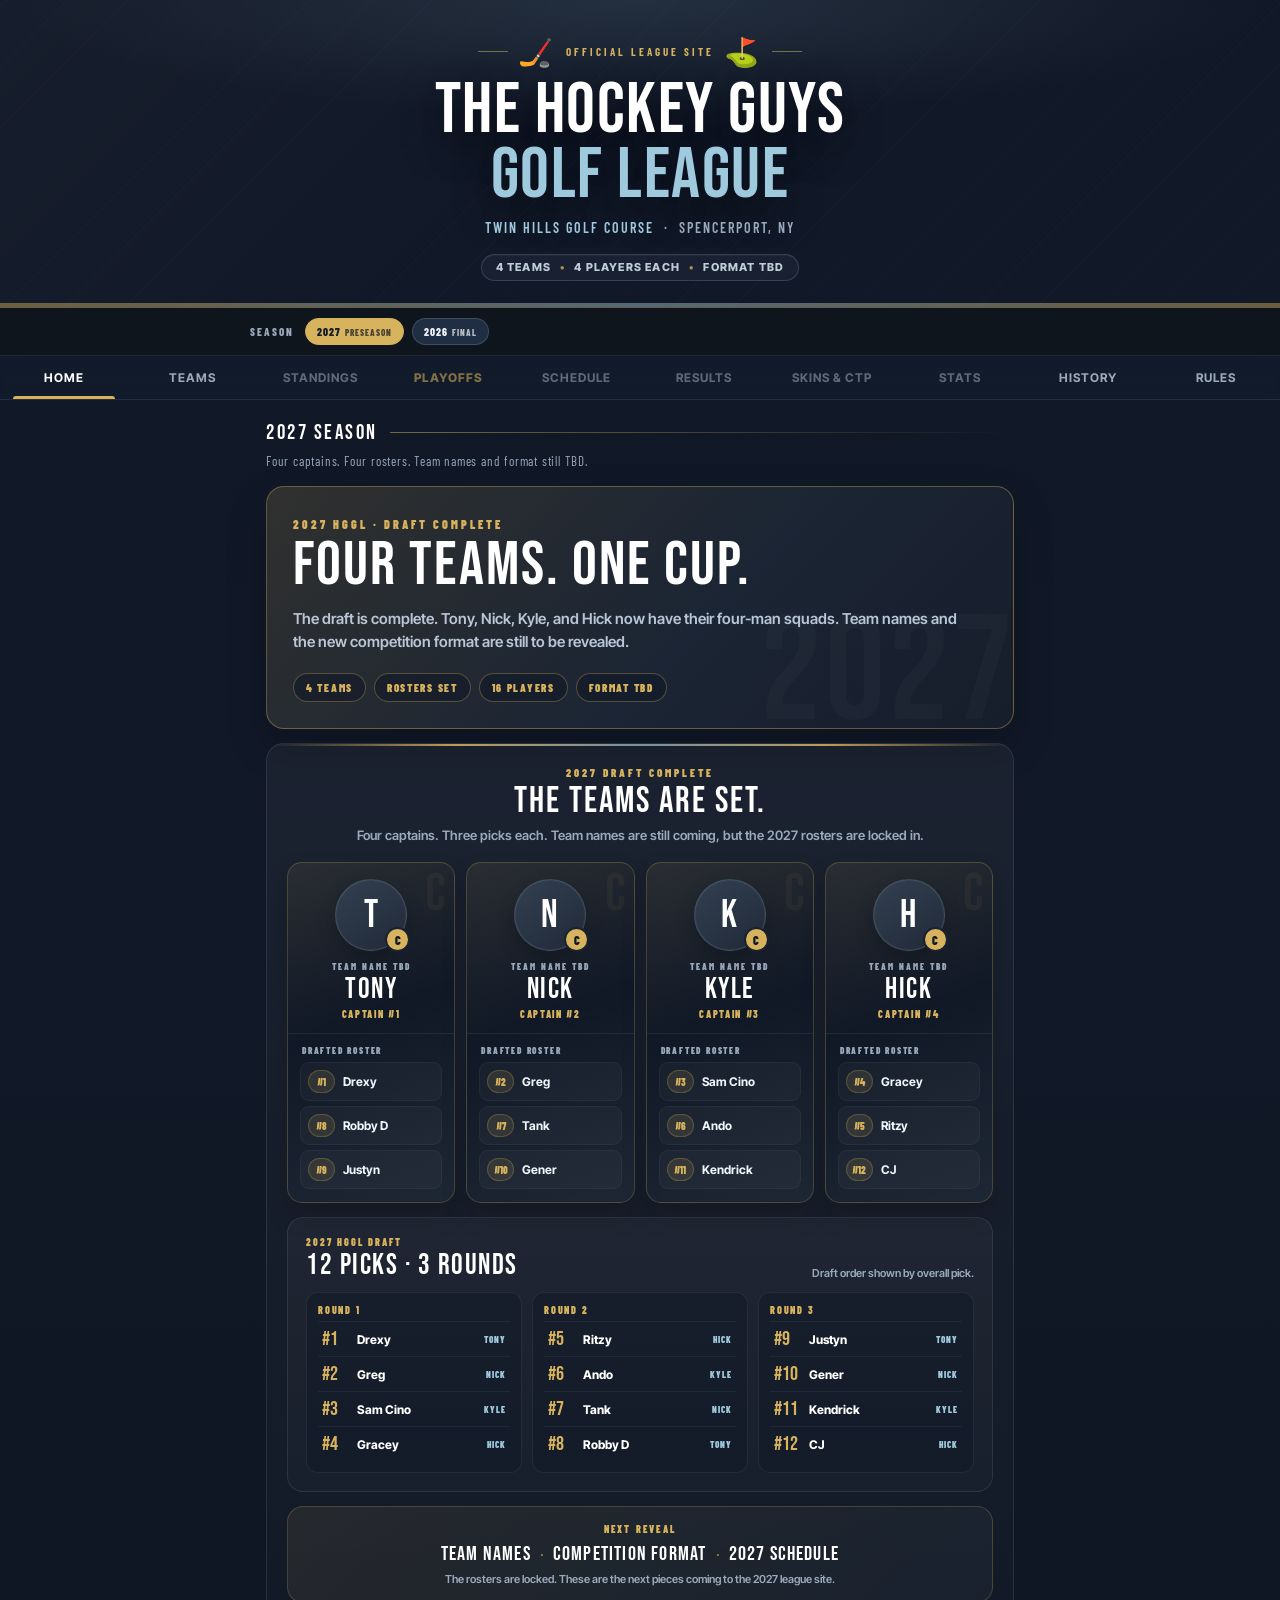
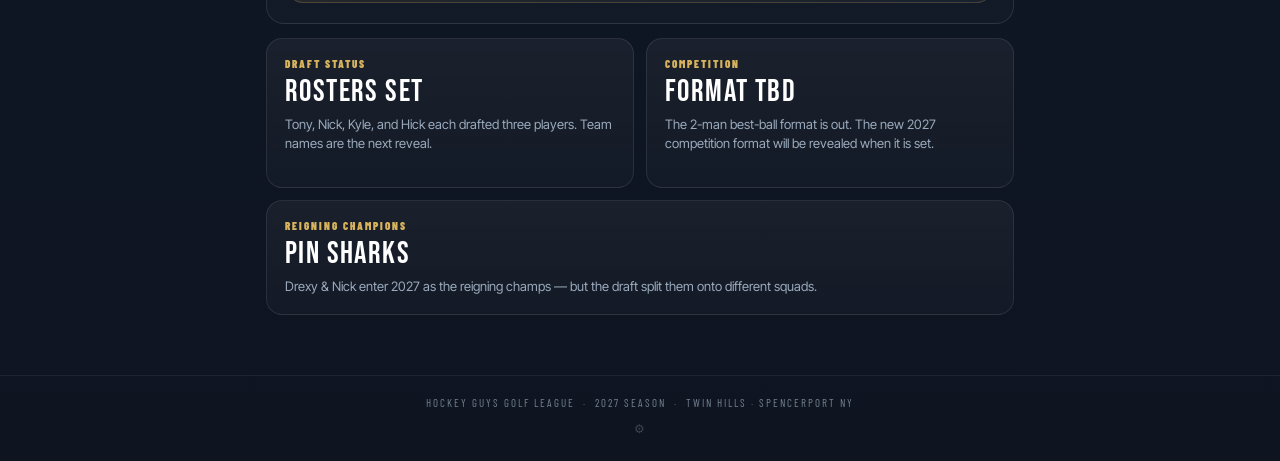
<file: index.html>
<!DOCTYPE html>
<html lang="en">
<head>
<meta charset="UTF-8">
<meta name="viewport" content="width=device-width, initial-scale=1.0">
<title>Hockey Guys Golf League 2026</title>
<meta name="robots" content="noindex,nofollow">
<meta http-equiv="Cache-Control" content="no-cache, no-store, must-revalidate">
<meta http-equiv="Pragma" content="no-cache">
<meta http-equiv="Expires" content="0">
<link href="https://fonts.googleapis.com/css2?family=Bebas+Neue&family=Barlow+Condensed:wght@400;600;700;900&family=Barlow:wght@400;500;600;700;800&family=Inter+Tight:wght@500;600;700;800&display=swap" rel="stylesheet">
<link rel="stylesheet" href="style.css?v=4.9.35-individual-net-holes-won">
<link rel="stylesheet" href="theme-polished.css?v=5.0.2-playoffs">
</head>
<body>

<div class="ticker-wrap">
  <div class="ticker-label">LIVE &nbsp;·&nbsp; 2026</div>
  <div class="ticker-track" id="ticker-track"></div>
</div>

<div class="hero">
  <div class="hero-bg"></div><div class="hero-stripes"></div>
  <div class="hero-inner">
    <div class="hero-eyebrow"><span class="hero-puck">&#x1F3D2;</span> Official League Site <span class="hero-puck">&#x26F3;</span></div>
    <div class="hero-title">The Hockey Guys<br><span>Golf League</span></div>
    <div class="hero-sub"><b>Twin Hills Golf Course</b> &nbsp;·&nbsp; Spencerport, NY</div>
    <div class="hero-weather" id="hero-weather">
      <span class="weather-loading">Loading weather...</span>
    </div>
    <div class="hero-format-line" aria-label="League format">
      <span>2-Man Best Ball</span>
      <span class="format-dot">&bull;</span>
      <span>Match Play</span>
      <span class="format-dot">&bull;</span>
      <span>9 Holes</span>
    </div>
  </div>
</div>

<div class="nav">
  <button class="nav-btn active" onclick="show('dashboard',this)">Home</button>
  <button class="nav-btn" onclick="show('standings',this)">Standings</button>
  <button class="nav-btn nav-btn-playoffs" data-playoffs-nav onclick="show('playoffs',this);buildPlayoffsPage()">Playoffs</button>
  <button class="nav-btn" onclick="show('schedule',this)">Schedule</button>
  <button class="nav-btn" onclick="show('results',this)">Results</button>
  <button class="nav-btn" onclick="show('extras',this);buildExtras()">Skins &amp; CTP</button>
  <button class="nav-btn" onclick="show('stats',this);buildStats()">Stats</button>
  <button class="nav-btn" onclick="show('rules',this)">Rules</button>
</div>

<div class="content">

  <div id="dashboard" class="section active">
    <div class="section-header"><span class="section-label">League Dashboard</span><div class="section-header-line"></div></div>
    <p class="section-subtitle">Quick glance at tee times, standings, results, and playoff matchups.</p>
    <div id="dashboard-container"></div>
  </div>

  <div id="standings" class="section">
    <div class="section-header"><span class="section-label">2026 Standings</span><div class="section-header-line"></div></div>
    <p class="section-subtitle" id="standings-updated">Standings will update automatically after results are entered.</p>
    <div class="view-toggle">
      <button class="view-btn active" onclick="setView('table',this)">&#9776; Table</button>
      <button class="view-btn" onclick="setView('cards',this)">&#9638; Cards</button>
    </div>
    <div id="view-table">
      <table class="standings-table">
        <thead><tr><th style="width:36px">#</th><th style="text-align:left">Team</th><th style="width:48px">W</th><th style="width:48px">L</th><th style="width:52px">HW</th></tr></thead>
        <tbody id="standings-body"></tbody>
      </table>
    </div>
    <div id="view-cards" style="display:none"><div class="cards-grid" id="cards-grid"></div></div>
  </div>

  <div id="playoffs" class="section">
    <div class="section-header"><span class="section-label">2026 Playoffs</span><div class="section-header-line"></div></div>
    <p class="section-subtitle">Frozen regular-season seeds, live advancement, reseeding, and the road to the HGGL championship.</p>
    <div id="playoffs-container"></div>
  </div>

  <div id="schedule" class="section">
    <div class="section-header"><span class="section-label">Schedule</span><div class="section-header-line"></div></div>
    <p class="section-subtitle">Weekly matchups, tee times, and front/back nine assignments.</p>
    <div id="schedule-container"></div>
  </div>

  <div id="results" class="section">
    <div class="section-header"><span class="section-label">Results</span><div class="section-header-line"></div></div>
    <p class="section-subtitle" id="results-updated">Final match results will show here once scores are saved.</p>
    <div id="results-container">
      <div class="no-results"><div class="no-results-icon">&#x1F3CC;&#xFE0F;</div><div class="no-results-text">No results yet<br>Check back after Week 1</div></div>
    </div>
  </div>

  <div id="extras" class="section">
    <div class="section-header"><span class="section-label">Skins &amp; CTP</span><div class="section-header-line"></div></div>
    <p class="section-subtitle">Weekly net skins results and closest to the pin contest winners.</p>
    <div id="extras-container">
      <div class="no-results"><div class="no-results-icon">&#x1F3C6;</div><div class="no-results-text">No skins or CTP results yet<br>Check back after Week 1</div></div>
    </div>
  </div>

  <div id="stats" class="section">
    <div class="section-header"><span class="section-label">Player Stats</span><div class="section-header-line"></div></div>
    <p class="section-subtitle">Individual scoring trends and season leaders will populate after scorecards are saved.</p>
    <div class="stats-filter">
      <button class="stats-filter-btn active" onclick="setStatFilter('all',this)">All Players</button>
      <button class="stats-filter-btn" onclick="setStatFilter('leaders',this)">Leaders</button>
    </div>
    <div id="stats-leaders-banner" style="display:none"></div>
    <div id="stats-no-data" class="no-results">
      <div class="no-results-icon">&#x1F4CA;</div>
      <div class="no-results-text">No stats yet<br>Enter Week 1 scores to see individual stats</div>
    </div>
    <div id="stats-container" style="display:none">
      <div id="leaders-row" class="leaders-row"></div>
      <div id="stats-analytics-container"></div>
      <div id="player-search-wrap" style="margin-bottom:14px;display:none">
        <input type="text" id="player-search" class="player-search-input" placeholder="Search player..." oninput="filterPlayerStats()">
      </div>
      <div id="player-cards-container"></div>
      <div class="section-header" style="margin-top:24px">
        <span class="section-label" style="font-size:16px">Hole Breakdown</span>
        <div class="section-header-line"></div>
      </div>
      <p style="font-family:'Barlow Condensed',sans-serif;font-size:12px;color:var(--muted);margin-bottom:12px;letter-spacing:1px;">Average gross score per hole across all rounds played</p>
      <div id="hole-breakdown-container"></div>
    </div>
  </div>

  <div id="rules" class="section">
    <div class="section-header"><span class="section-label">League Rules</span><div class="section-header-line"></div></div>
    <p class="section-subtitle">League format, GHIN requirements, playoff setup, and tiebreaker order.</p>
    <div class="rules-grid">
      <div class="rule-card"><div class="rule-title">Format</div><p>Weekly 2-man best ball match play. Each matchup is played over 9 holes.</p></div>
      <div class="rule-card"><div class="rule-title">GHIN Handicaps</div><p>GHIN handicaps are mandatory. GHINs will be used for league handicapping throughout the season, so all players are expected to keep their GHIN updated and post scores after each round.</p></div>
      <div class="rule-card rule-card-wide"><div class="rule-title">Playoff Format</div><p>All 8 teams make the playoffs. The opening round is seeded bracket-style with 1 vs. 8, 2 vs. 7, 3 vs. 6, and 4 vs. 5.</p><p>After each playoff round, teams are reseeded so the highest remaining seed plays the lowest remaining seed.</p><p>If multiple teams are tied with the same record in the standings, seeding is determined by total holes won for the season — most holes won earns the higher seed.</p></div>
      <div class="rule-card rule-card-wide"><div class="rule-title">Match Tiebreakers</div><p>If a match is tied after 9 holes, the result is decided using the following steps in order:</p><ol class="rule-list"><li>Combined net total — lowest combined net score wins</li><li>Net scores on the hardest holes (skins-style) — best net score on the #1 handicap hole, then #2, etc.</li><li>Most net birdies in the round</li><li>Most gross pars in the round</li></ol></div>
    </div>
  </div>

</div>

<div class="footer">
  <div>Hockey Guys Golf League &nbsp;·&nbsp; 2026 Season &nbsp;·&nbsp; Twin Hills · Spencerport NY</div>
  <a class="footer-admin-link" href="admin.html" aria-label="Commissioner login" title="Commissioner login">&#9881;</a>
</div>

<script>
(function() {
  var URL = 'https://api.open-meteo.com/v1/forecast?latitude=43.1853&longitude=-77.8081' +
    '&current_weather=true&temperature_unit=fahrenheit&windspeed_unit=mph' +
    '&daily=weathercode,temperature_2m_max,precipitation_probability_max' +
    '&forecast_days=7&timezone=America%2FNew_York';
  function icon(c) {
    if(c===0) return '\u2600\uFE0F';
    if(c<=2) return '\u26C5\uFE0F';
    if(c<=3) return '\uD83C\uDF25\uFE0F';
    if(c<=48) return '\uD83C\uDF2B\uFE0F';
    if(c<=57) return '\uD83C\uDF26\uFE0F';
    if(c<=67) return '\uD83C\uDF27\uFE0F';
    if(c<=77) return '\uD83C\uDF28\uFE0F';
    if(c<=82) return '\uD83C\uDF26\uFE0F';
    return '\u26C8\uFE0F';
  }
  function desc(c) {
    if(c===0) return 'Clear';
    if(c<=2) return 'Partly Cloudy';
    if(c<=3) return 'Overcast';
    if(c<=48) return 'Foggy';
    if(c<=57) return 'Drizzle';
    if(c<=67) return 'Rain';
    if(c<=77) return 'Snow';
    if(c<=82) return 'Showers';
    return 'Thunderstorms';
  }
  function wdir(d) { return ['N','NE','E','SE','S','SW','W','NW'][Math.round(d/45)%8]; }
  fetch(URL).then(function(r){return r.json();}).then(function(data) {
    var el = document.getElementById('hero-weather');
    if(!el) return;
    var cw = data.current_weather;
    var html = '<span class="weather-current"><span class="weather-label">Current</span> ' +
      icon(cw.weathercode) + ' ' + Math.round(cw.temperature) + '&deg;F' +
      ' &nbsp;&middot;&nbsp; ' + desc(cw.weathercode) +
      ' &nbsp;&middot;&nbsp; Wind ' + Math.round(cw.windspeed) + 'mph ' + wdir(cw.winddirection) +
      '</span>';
    var dates = (data.daily||{}).time||[];
    for(var i=0;i<dates.length;i++) {
      if(new Date(dates[i]+'T12:00:00').getDay()===2) {
        var tDate = new Date(dates[i]+'T12:00:00');
        var tPrecip = data.daily.precipitation_probability_max[i]||0;
        html += '<span class="weather-divider">|</span>' +
          '<span class="weather-tuesday">' +
          '<span class="weather-label">' + (i===0?'Today':'Tue '+(tDate.getMonth()+1)+'/'+tDate.getDate()) + '</span> ' +
          icon(data.daily.weathercode[i]) + ' ' +
          Math.round(data.daily.temperature_2m_max[i]) + '&deg;F' +
          (tPrecip>20?' &#x1F4A7; '+tPrecip+'%':'') +
          '</span>';
        break;
      }
    }
    el.innerHTML = html;
  }).catch(function(){
    var el=document.getElementById('hero-weather');
    if(el) el.style.display='none';
  });
})();
</script>

<script src="public.js?v=5.0.3-backend-endpoint"></script>
<script src="polish.js?v=4.9.36-week11-kerbs-roster"></script>
<script src="playoffs.js?v=5.0.2-playoffs"></script>
<script src="season-manager.js?v=1.1.1"></script>
<script src="captain-reveal.js?v=2.1.0"></script>
<script>
(function () {
  'use strict';

  /* Member-facing polish: keep the database refresh timestamp present but quiet. */
  var style = document.createElement('style');
  style.textContent = '.data-status-mini{margin:-2px 0 10px!important;font-family:\'Barlow Condensed\',sans-serif!important;font-size:10px!important;font-weight:600!important;letter-spacing:.45px!important;color:var(--muted)!important;opacity:.58!important}.data-status-mini span{gap:0!important;opacity:1!important}.data-status-mini span:before{display:none!important}';
  document.head.appendChild(style);

  function polishUpdatedStamp() {
    var stamp = document.querySelector('.data-status-mini span');
    if (!stamp) return;
    var text = String(stamp.textContent || '').trim();
    if (!/^Last updated:/i.test(text)) return;
    text = text.replace(/^Last updated:\s*Google Sheets\s*·\s*/i, 'Updated ');
    text = text.replace(/(\d{1,2}\/\d{1,2})\/\d{4},\s*/i, '$1 · ');
    text = text.replace(/(\d{1,2}:\d{2}):\d{2}\s*(AM|PM)/i, '$1 $2');
    if (stamp.textContent !== text) stamp.textContent = text;
  }

  function polishHistoryCopy() {
    var subtitle = document.querySelector('#history .section-subtitle');
    if (subtitle && subtitle.textContent !== 'Past champions and all-time title leaders.') {
      subtitle.textContent = 'Past champions and all-time title leaders.';
    }
    var copy = document.querySelector('#history .history-copy');
    if (copy) copy.remove();
    var footnote = document.querySelector('#history .history-footnote');
    if (footnote) footnote.remove();
  }

  function polishMemberUI() {
    polishUpdatedStamp();
    polishHistoryCopy();
  }

  polishMemberUI();
  var uiAttempts = 0;
  var uiTimer = setInterval(function () {
    polishMemberUI();
    uiAttempts++;
    if (uiAttempts >= 30) clearInterval(uiTimer);
  }, 200);

  /* Use the National Weather Service point forecast for league-night Tuesday. */
  function nwsIcon(shortForecast) {
    var text = String(shortForecast || '').toLowerCase();
    if (text.indexOf('thunder') >= 0) return '⛈️';
    if (text.indexOf('snow') >= 0 || text.indexOf('sleet') >= 0) return '🌨️';
    if (text.indexOf('rain') >= 0 || text.indexOf('showers') >= 0) return '🌦️';
    if (text.indexOf('cloud') >= 0 && text.indexOf('partly') < 0 && text.indexOf('mostly sunny') < 0) return '☁️';
    if (text.indexOf('partly') >= 0 || text.indexOf('mostly sunny') >= 0 || text.indexOf('mostly clear') >= 0) return '⛅️';
    return '☀️';
  }

  function applyNwsTuesday(period) {
    var target = document.querySelector('#hero-weather .weather-tuesday');
    if (!target || !period) return false;
    var d = new Date(period.startTime);
    var precip = period.probabilityOfPrecipitation && period.probabilityOfPrecipitation.value;
    var html = '<span class="weather-label">Tue ' + (d.getMonth() + 1) + '/' + d.getDate() + '</span> ' +
      nwsIcon(period.shortForecast) + ' ' + Math.round(period.temperature) + '&deg;F' +
      (precip != null && precip > 20 ? ' &#x1F4A7; ' + Math.round(precip) + '%' : '');
    if (target.innerHTML !== html) target.innerHTML = html;
    target.title = 'National Weather Service: ' + (period.shortForecast || 'Tuesday forecast');
    target.setAttribute('data-forecast-source', 'NWS');
    return true;
  }

  fetch('https://api.weather.gov/points/43.1853,-77.8081', {
    headers: { 'Accept': 'application/geo+json' }
  }).then(function (r) {
    if (!r.ok) throw new Error('NWS point lookup failed');
    return r.json();
  }).then(function (point) {
    var forecastUrl = point && point.properties && point.properties.forecast;
    if (!forecastUrl) throw new Error('NWS forecast URL unavailable');
    return fetch(forecastUrl, { headers: { 'Accept': 'application/geo+json' } });
  }).then(function (r) {
    if (!r.ok) throw new Error('NWS forecast failed');
    return r.json();
  }).then(function (forecast) {
    var periods = (forecast && forecast.properties && forecast.properties.periods) || [];
    var tuesday = periods.find(function (p) {
      return p && p.isDaytime && new Date(p.startTime).getDay() === 2;
    });
    if (!tuesday) return;
    var attempts = 0;
    var timer = setInterval(function () {
      attempts++;
      if (applyNwsTuesday(tuesday) || attempts >= 25) clearInterval(timer);
    }, 200);
    setTimeout(function () { applyNwsTuesday(tuesday); }, 1800);
  }).catch(function () {
    /* Keep the existing current conditions and forecast if NWS is temporarily unavailable. */
  });
})();
</script>

</body>
</html>
</file>
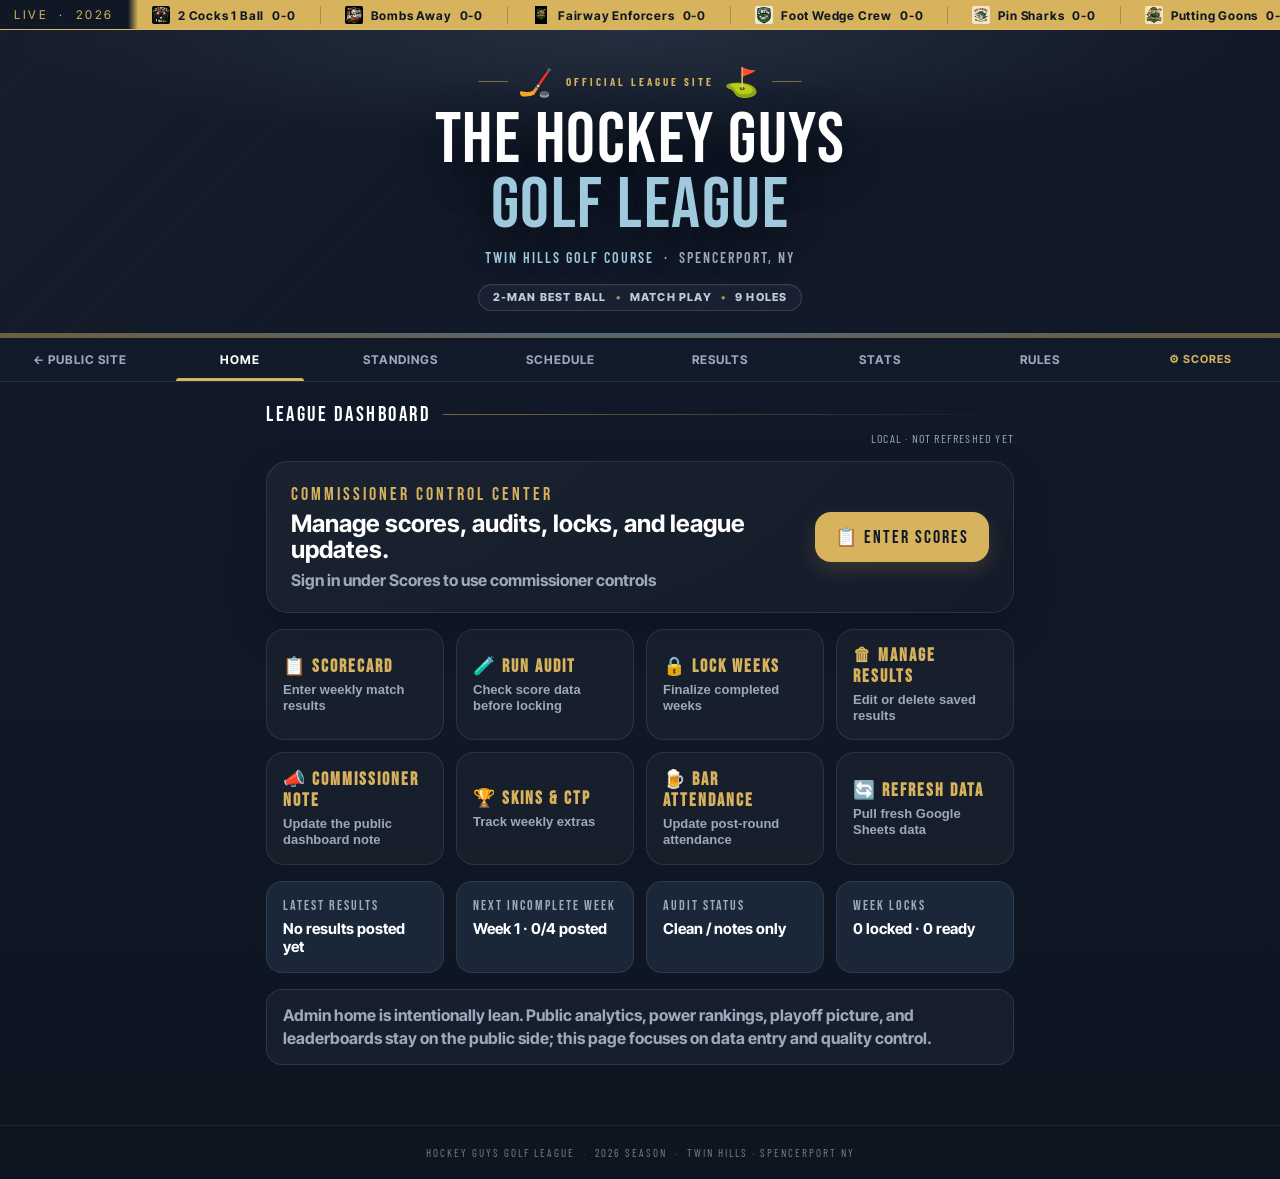
<file: admin-v4.9.2.html>
<!DOCTYPE html>
<html lang="en">
<head>
<meta charset="UTF-8">
<meta name="viewport" content="width=device-width, initial-scale=1.0">
<title>Hockey Guys Golf League Admin</title>
<meta name="robots" content="noindex,nofollow">
<meta http-equiv="Cache-Control" content="no-cache, no-store, must-revalidate">
<meta http-equiv="Pragma" content="no-cache">
<meta http-equiv="Expires" content="0">
<link href="https://fonts.googleapis.com/css2?family=Bebas+Neue&family=Barlow+Condensed:wght@400;600;700;900&family=Barlow:wght@400;500;600;700;800&family=Inter+Tight:wght@500;600;700;800&display=swap" rel="stylesheet">
<link rel="stylesheet" href="style.css?v=4.9.2-scorecard-handicap">
<link rel="stylesheet" href="theme-polished.css?v=4.9.2-scorecard-handicap">

</head>
<body>

<div class="ticker-wrap">
  <div class="ticker-label">LIVE &nbsp;·&nbsp; 2026</div>
  <div class="ticker-track" id="ticker-track"></div>
</div>
<div class="hero">
  <div class="hero-bg"></div><div class="hero-stripes"></div>
  <div class="hero-inner">
    <div class="hero-eyebrow"><span class="hero-puck">🏒</span> Official League Site <span class="hero-puck">⛳</span></div>
    <div class="hero-title">The Hockey Guys<br><span>Golf League</span></div>
    <div class="hero-sub"><b>Twin Hills Golf Course</b> &nbsp;·&nbsp; Spencerport, NY</div>
    <div class="hero-format-line" aria-label="League format">
      <span>2-Man Best Ball</span>
      <span class="format-dot">&bull;</span>
      <span>Match Play</span>
      <span class="format-dot">&bull;</span>
      <span>9 Holes</span>
    </div>
  </div>
</div>
<div class="nav">
  <a class="nav-btn nav-link-btn" href="index.html">← Public Site</a>
  <button class="nav-btn active" onclick="show('dashboard',this)">Home</button>
  <button class="nav-btn" onclick="show('standings',this)">Standings</button>
  <button class="nav-btn" onclick="show('schedule',this)">Schedule</button>
  <button class="nav-btn" onclick="show('results',this)">Results</button>
  <button class="nav-btn" onclick="show('stats',this);buildStats()">Stats</button>
  <button class="nav-btn" onclick="show('rules',this)">Rules</button>
  <button class="nav-btn comm-btn" onclick="show('commissioner',this)">⚙ Scores</button>
</div>

<div class="content">
  <div id="dashboard" class="section active">
    <div class="section-header"><span class="section-label">League Dashboard</span><div class="section-header-line"></div></div>
    <div id="dashboard-container"></div>
  </div>

  <div id="standings" class="section">
    <div class="section-header"><span class="section-label">2026 Standings</span><div class="section-header-line"></div></div>
    <div class="view-toggle">
      <button class="view-btn active" onclick="setView('table',this)">&#9776; Table</button>
      <button class="view-btn" onclick="setView('cards',this)">&#9638; Cards</button>
    </div>
    <div id="view-table">
      <table class="standings-table">
        <thead><tr><th style="width:36px">#</th><th style="text-align:left">Team</th><th style="width:48px">W</th><th style="width:48px">L</th><th style="width:52px">HW</th></tr></thead>
        <tbody id="standings-body"></tbody>
      </table>
    </div>
    <div id="view-cards" style="display:none"><div class="cards-grid" id="cards-grid"></div></div>
  </div>

  <div id="schedule" class="section">
    <div class="section-header"><span class="section-label">Schedule</span><div class="section-header-line"></div></div>
    <div id="schedule-container"></div>
  </div>

  <div id="results" class="section">
    <div class="section-header"><span class="section-label">Results</span><div class="section-header-line"></div></div>
    <div id="results-container">
      <div class="no-results"><div class="no-results-icon">🏌️</div><div class="no-results-text">No results yet<br>Check back after Week 1</div></div>
    </div>
  </div>

  <div id="stats" class="section">
    <div class="section-header"><span class="section-label">Player Stats</span><div class="section-header-line"></div></div>

    <!-- Stats Filter -->
    <div class="stats-filter">
      <button class="stats-filter-btn active" onclick="setStatFilter('all',this)">All Players</button>
      <button class="stats-filter-btn" onclick="setStatFilter('leaders',this)">Leaders</button>
    </div>

    <!-- Season Leaders Banner -->
    <div id="stats-leaders-banner" style="display:none"></div>

    <!-- Player Stats Cards -->
    <div id="stats-no-data" class="no-results">
      <div class="no-results-icon">📊</div>
      <div class="no-results-text">No stats yet<br>Enter Week 1 scores to see individual stats</div>
    </div>
    <div id="stats-container" style="display:none">

      <!-- Season Leaders row -->
      <div id="leaders-row" class="leaders-row"></div>

      <!-- Filter toggle -->
      <div id="player-search-wrap" style="margin-bottom:14px;display:none">
        <input type="text" id="player-search" class="player-search-input" placeholder="Search player..." oninput="filterPlayerStats()">
      </div>

      <!-- All Players Grid -->
      <div id="player-cards-container"></div>

      <!-- Hole-by-Hole Breakdown -->
      <div class="section-header" style="margin-top:24px">
        <span class="section-label" style="font-size:16px">Hole Breakdown</span>
        <div class="section-header-line"></div>
      </div>
      <p style="font-family:'Barlow Condensed',sans-serif;font-size:12px;color:var(--muted);margin-bottom:12px;letter-spacing:1px;">Average gross score per hole across all rounds played</p>
      <div id="hole-breakdown-container"></div>

    </div>
  </div>


  <div id="rules" class="section">
    <div class="section-header"><span class="section-label">League Rules</span><div class="section-header-line"></div></div>
    <div class="rules-grid">
      <div class="rule-card"><div class="rule-title">Format</div><p>Weekly 2-man best ball match play. Each matchup is played over 9 holes.</p></div>
      <div class="rule-card"><div class="rule-title">GHIN Handicaps</div><p>GHIN handicaps are mandatory. GHINs will be used for league handicapping throughout the season, so all players are expected to keep their GHIN updated and post scores after each round.</p></div>
      <div class="rule-card rule-card-wide"><div class="rule-title">Playoff Format</div><p>All 8 teams make the playoffs. The opening round is seeded bracket-style with 1 vs. 8, 2 vs. 7, 3 vs. 6, and 4 vs. 5.</p><p>After each playoff round, teams are reseeded so the highest remaining seed plays the lowest remaining seed.</p><p>If teams are tied with the same record in the standings, the tiebreaker is total holes won for the season.</p></div>
      <div class="rule-card rule-card-wide"><div class="rule-title">Tiebreakers</div><p>Playoff holes will no longer be used. For both the regular season and playoffs, ties will be broken using the following structure:</p><ol class="rule-list"><li>Combined net total</li><li>Net scores on the hardest holes, essentially skins</li><li>Most net birdies in the round</li><li>Most gross pars</li></ol></div>
    </div>
  </div>

  <div id="commissioner" class="section">
    <div class="section-header">
      <span class="section-label" style="color:var(--gold)">Commissioner</span>
      <div class="section-header-line" style="background:linear-gradient(90deg,rgba(245,197,24,0.4),transparent)"></div>
    </div>
    <div id="login-panel" class="login-wrap">
      <div class="login-card">
        <div class="login-icon">🏆</div>
        <div class="login-title">Commissioners Only</div>
        <div class="login-sub">Bobby Drexler &amp; Kyle Hiscock</div>
        <input class="login-field" type="text" id="login-name" placeholder="Your name" autocomplete="off">
        <input class="login-field" type="password" id="login-pass" placeholder="Password" autocomplete="off" onkeydown="if(event.key==='Enter')doLogin()">
        <input class="login-field" type="password" id="admin-api-key" placeholder="Admin API key (required)" autocomplete="off" required onkeydown="if(event.key==='Enter')doLogin()">
        <button class="login-btn" onclick="doLogin()">🔐 Sign In</button>
        <div class="login-error" id="login-error">❌ Invalid name or password</div>
      </div>
    </div>
    <div id="commissioner-panel" class="commissioner-panel">
      <div class="comm-header">
        <div><div class="comm-title">Score Entry</div><div class="comm-user" id="comm-user"></div></div>
        <button class="logout-btn" onclick="doLogout()">Sign Out</button>
      </div>
      <div class="comm-tabs">
        <button class="comm-tab active" onclick="showCommTab('scorecard-tab',this)">📋 Scorecard</button>
        <button class="comm-tab" onclick="showCommTab('manage-tab',this)">🗑 Manage</button>
        <button class="comm-tab" onclick="showCommTab('note-tab',this)">📣 Note</button>
        <button class="comm-tab" onclick="showCommTab('schedule-tab',this);buildWeekCompletionManager()">📅 Schedule</button>
        <button class="comm-tab" onclick="showCommTab('extras-tab',this);buildExtrasManager()">🏆 Extras</button>
        <button class="comm-tab" onclick="showCommTab('attendance-tab',this);buildAttendanceEditor()">🍺 Bar</button>
      </div>

      <div id="scorecard-tab">
        <!-- Setup -->
        <div class="entry-card">
          <div class="entry-title">Match Setup</div>
          <label class="field-label">Scheduled Match</label>
          <select class="field-select" id="sc-scheduled-match" onchange="applyScheduledMatch()"></select>
          <div class="two-col">
            <div>
              <label class="field-label">Week #</label>
              <input class="field-input" type="number" id="sc-week" placeholder="1" min="1" max="20" style="margin-bottom:0">
            </div>
            <div>
              <label class="field-label">Side</label>
              <select class="field-select" id="sc-side" style="margin-bottom:0" onchange="renderScorecard()">
                <option value="front">Front 9 (Holes 1–9)</option>
                <option value="back">Back 9 (Holes 10–18)</option>
              </select>
            </div>
          </div>
        </div>

        <!-- Team 1 -->
        <div class="entry-card">
          <div class="entry-title" style="color:var(--green)">Team 1</div>
          <div>
            <label class="field-label">Team Name</label>
            <select class="field-select" id="sc-team1"></select>
          </div>
          <div class="two-col">
            <div><label class="field-label">Player A</label><input class="field-input" list="roster-options" type="text" id="p1a-name" placeholder="Name" oninput="renderScorecard()"></div>
            <div><label class="field-label">GHIN Index</label><input class="field-input" type="number" id="p1a-ghin" placeholder="e.g. 14.2" step="0.1" min="-10" max="54" oninput="renderScorecard()"></div>
          </div>
          <div class="two-col">
            <div><label class="field-label">Player B</label><input class="field-input" list="roster-options" type="text" id="p1b-name" placeholder="Name" oninput="renderScorecard()"></div>
            <div><label class="field-label">GHIN Index</label><input class="field-input" type="number" id="p1b-ghin" placeholder="e.g. 20.0" step="0.1" min="-10" max="54" oninput="renderScorecard()"></div>
          </div>
          <div id="p1b-absent-row" style="margin-top:4px;display:flex;align-items:center;gap:10px;flex-wrap:wrap;">
            <label style="display:flex;align-items:center;gap:6px;font-family:'Barlow Condensed',sans-serif;font-size:12px;letter-spacing:1px;color:var(--muted);cursor:pointer;">
              <input type="checkbox" id="p1b-absent" onchange="onAbsentChange('p1b')" style="width:14px;height:14px;accent-color:var(--gold);cursor:pointer;">
              Player B absent
            </label>
            <div id="p1b-sub-fields" style="display:none;flex:1;min-width:260px;">
              <div style="font-family:'Barlow Condensed',sans-serif;font-size:11px;letter-spacing:1.5px;color:var(--gold);text-transform:uppercase;margin-bottom:4px;">Sub Player</div>
              <div class="two-col" style="margin-top:0;">
                <div><input class="field-input" list="roster-options" type="text" id="p1b-sub-name" placeholder="Sub name" oninput="renderScorecard()" style="font-size:13px;"></div>
                <div><input class="field-input" type="number" id="p1b-sub-ghin" placeholder="Sub GHIN" step="0.1" min="-10" max="54" oninput="renderScorecard()" style="font-size:13px;"></div>
              </div>
            </div>
          </div>
        </div>

        <!-- Team 2 -->
        <div class="entry-card">
          <div class="entry-title" style="color:var(--ice)">Team 2</div>
          <div>
            <label class="field-label">Team Name</label>
            <select class="field-select" id="sc-team2"></select>
          </div>
          <div class="two-col">
            <div><label class="field-label">Player A</label><input class="field-input" list="roster-options" type="text" id="p2a-name" placeholder="Name" oninput="renderScorecard()"></div>
            <div><label class="field-label">GHIN Index</label><input class="field-input" type="number" id="p2a-ghin" placeholder="e.g. 8.5" step="0.1" min="-10" max="54" oninput="renderScorecard()"></div>
          </div>
          <div class="two-col">
            <div><label class="field-label">Player B</label><input class="field-input" list="roster-options" type="text" id="p2b-name" placeholder="Name" oninput="renderScorecard()"></div>
            <div><label class="field-label">GHIN Index</label><input class="field-input" type="number" id="p2b-ghin" placeholder="e.g. 12.0" step="0.1" min="-10" max="54" oninput="renderScorecard()"></div>
          </div>
          <div id="p2b-absent-row" style="margin-top:4px;display:flex;align-items:center;gap:10px;flex-wrap:wrap;">
            <label style="display:flex;align-items:center;gap:6px;font-family:'Barlow Condensed',sans-serif;font-size:12px;letter-spacing:1px;color:var(--muted);cursor:pointer;">
              <input type="checkbox" id="p2b-absent" onchange="onAbsentChange('p2b')" style="width:14px;height:14px;accent-color:var(--gold);cursor:pointer;">
              Player B absent
            </label>
            <div id="p2b-sub-fields" style="display:none;flex:1;min-width:260px;">
              <div style="font-family:'Barlow Condensed',sans-serif;font-size:11px;letter-spacing:1.5px;color:var(--gold);text-transform:uppercase;margin-bottom:4px;">Sub Player</div>
              <div class="two-col" style="margin-top:0;">
                <div><input class="field-input" list="roster-options" type="text" id="p2b-sub-name" placeholder="Sub name" oninput="renderScorecard()" style="font-size:13px;"></div>
                <div><input class="field-input" type="number" id="p2b-sub-ghin" placeholder="Sub GHIN" step="0.1" min="-10" max="54" oninput="renderScorecard()" style="font-size:13px;"></div>
              </div>
            </div>
          </div>
        </div>

        <!-- Live Scorecard -->
        <div class="entry-card" id="scorecard-card" style="display:none">
          <div class="entry-title">⛳ Live Scorecard
            <span style="font-family:'Barlow Condensed',sans-serif;font-size:11px;color:var(--muted);font-weight:400;letter-spacing:1px;margin-left:8px;">★ = stroke hole</span>
          </div>
          <div class="scorecard-wrap"><table class="scorecard" id="live-scorecard"></table></div>
        </div>

        <!-- Save Bar — always visible once scorecard shown -->
        <div class="save-bar" id="save-bar" style="display:none">
          <div class="save-bar-title">Match Result</div>
          <div class="match-status-display" id="status-display">—</div>
          <div class="match-winner-display" id="winner-display"></div>
          <button class="submit-btn" onclick="saveMatch()">✅ Save Match Result</button>
          <div class="success-msg" id="sc-success">✅ Match saved! Standings updated.</div>
        </div>
      </div>


      <div id="note-tab" style="display:none">
        <div class="entry-card">
          <div class="entry-title">📣 Commissioner Note</div>
          <p style="font-family:'Barlow Condensed',sans-serif;font-size:13px;color:var(--muted);margin-bottom:14px;">
            Update the note that appears at the top of the public home page. This version saves the note to Google Sheets so everyone sees the same update.
          </p>
          <label class="field-label">Homepage Note</label>
          <textarea class="field-input" id="commissioner-note-field" rows="5" placeholder="Enter league update..." style="min-height:120px;resize:vertical;line-height:1.45;"></textarea>
          <div class="two-col manage-actions">
            <button class="submit-btn" onclick="saveCommissionerNote()">✅ Save Note</button>
            <button class="submit-btn danger-btn" onclick="clearCommissionerNote()">Reset Note</button>
          </div>
          <div class="success-msg" id="commissioner-note-success" style="display:none"></div>
        </div>
      </div>

      <div id="schedule-tab" style="display:none">
        <div style="margin-bottom:14px;">
          <div class="entry-label" style="margin-bottom:8px;">Mark weeks as complete to hide them from the public Schedule tab.</div>
          <div id="week-completion-list"></div>
        </div>
      </div>
      <div id="attendance-tab" style="display:none"></div>

      <div id="extras-tab" style="display:none">
        <div class="entry-label" style="margin-bottom:16px;">Enter weekly Net Skins winners and Closest to the Pin results.</div>

        <div class="extras-entry-section">
          <div class="extras-entry-title">🏆 Net Skins</div>
          <div class="entry-row">
            <div><label class="field-label">Week</label><input class="field-input" type="number" id="skins-week" min="1" max="18" placeholder="1"></div>
            <div><label class="field-label">Player</label><input class="field-input" type="text" id="skins-player" placeholder="Player name" list="roster-options"></div>
            <div><label class="field-label">Winning Hole(s)</label><input class="field-input" type="text" id="skins-hole" placeholder="e.g. 4 or 4,7"></div>
          </div>
          <div class="entry-row">
            <div><label class="field-label"># Skins Won</label><input class="field-input" type="number" id="skins-count" min="1" value="1"></div>
            <div><label class="field-label">Total Pot ($)</label><input class="field-input" type="number" id="skins-pot" min="0" step="0.01" placeholder="e.g. 48.00"></div>
            <div><label class="field-label">Payout ($)</label><input class="field-input" type="number" id="skins-payout" min="0" step="0.01" placeholder="e.g. 24.00"></div>
          </div>
          <div class="entry-row">
            <div><label class="field-label">Notes (optional)</label><input class="field-input" type="text" id="skins-notes" placeholder="e.g. Carried over from Week 1"></div>
          </div>
          <button class="save-btn" onclick="saveSkinsEntry()">Save Skins Entry</button>
          <div id="skins-msg" style="display:none;margin-top:8px;font-size:12px;"></div>
        </div>

        <div class="extras-entry-section" style="margin-top:20px;">
          <div class="extras-entry-title">📍 Closest to the Pin</div>
          <div class="entry-row">
            <div><label class="field-label">Week</label><input class="field-input" type="number" id="ctp-week" min="1" max="18" placeholder="1"></div>
            <div><label class="field-label">Player</label><input class="field-input" type="text" id="ctp-player" placeholder="Player name" list="roster-options"></div>
            <div>
              <label class="field-label">Hole</label>
              <select class="field-select" id="ctp-hole">
                <option value="2">Hole 2 (Front Par 3)</option>
                <option value="8">Hole 8 (Front Par 3)</option>
                <option value="12">Hole 12 (Back Par 3)</option>
                <option value="14">Hole 14 (Back Par 3)</option>
              </select>
            </div>
          </div>
          <div class="entry-row">
            <div><label class="field-label">Distance</label><input class="field-input" type="text" id="ctp-distance" placeholder="e.g. 4'3&quot;"></div>
            <div><label class="field-label">Payout ($)</label><input class="field-input" type="number" id="ctp-payout" min="0" step="0.01" placeholder="e.g. 8.00"></div>
            <div><label class="field-label">Notes (optional)</label><input class="field-input" type="text" id="ctp-notes" placeholder="Optional"></div>
          </div>
          <button class="save-btn" onclick="saveCtpEntry()">Save CTP Entry</button>
          <div id="ctp-msg" style="display:none;margin-top:8px;font-size:12px;"></div>
        </div>

        <div id="extras-manager-list" style="margin-top:24px;"></div>
      </div>

      <div id="manage-tab" style="display:none">
        <div class="entry-card">
          <div class="entry-title">💾 Data Backup</div>
          <p style="font-family:'Barlow Condensed',sans-serif;font-size:13px;color:var(--muted);margin-bottom:14px;">Export a backup after entering scores. Import restores standings, results, and player stats on this browser.</p>
          <div class="two-col manage-actions">
            <button class="submit-btn" onclick="exportLeagueData()">⬇ Export Backup</button>
            <label class="import-btn">⬆ Import Backup<input type="file" accept="application/json" onchange="importLeagueData(event)"></label>
          </div>
        </div>

        <div class="entry-card">
          <div class="entry-title">✏️ Edit / Remove Saved Result</div>
          <p style="font-family:'Barlow Condensed',sans-serif;font-size:13px;color:var(--muted);margin-bottom:14px;">Load a saved result back into the scorecard, or remove a specific result without touching the rest of the season.</p>
          <label class="field-label">Saved Results</label>
          <select class="field-select" id="edit-result-select"></select>
          <div class="two-col manage-actions">
            <button class="submit-btn" onclick="loadSelectedResultForEdit()">Load to Edit</button>
            <button class="submit-btn danger-btn" onclick="deleteSelectedResult()">Remove Selected</button>
          </div>
        </div>
        <div class="entry-card" style="border-color:rgba(230,57,70,0.2)">
          <div class="entry-title" style="color:var(--red)">🗑 Remove Last Result</div>
          <p style="font-family:'Barlow Condensed',sans-serif;font-size:13px;color:var(--muted);margin-bottom:14px;">Removes the most recently saved match and reverses the W/L records.</p>
          <button class="submit-btn danger-btn" onclick="removeLastResult()">Remove Last Entry</button>
        </div>
        <div class="entry-card" style="border-color:rgba(230,57,70,0.2)">
          <div class="entry-title" style="color:var(--red)">⚠ Reset Season Data</div>
          <p style="font-family:'Barlow Condensed',sans-serif;font-size:13px;color:var(--muted);margin-bottom:14px;">Clears all saved results and resets records to 0-0. Export a backup first.</p>
          <button class="submit-btn danger-btn" onclick="resetSeasonData()">Reset Season</button>
        </div>
      </div>
    </div>
  </div>
</div>

<datalist id="roster-options"></datalist>

<div class="footer">Hockey Guys Golf League &nbsp;·&nbsp; 2026 Season &nbsp;·&nbsp; Twin Hills · Spencerport NY</div>

<script src="admin.js?v=4.9.2-scorecard-handicap"></script>
<script src="polish.js?v=4.9.2-scorecard-handicap"></script>

</body>
</html>
</file>
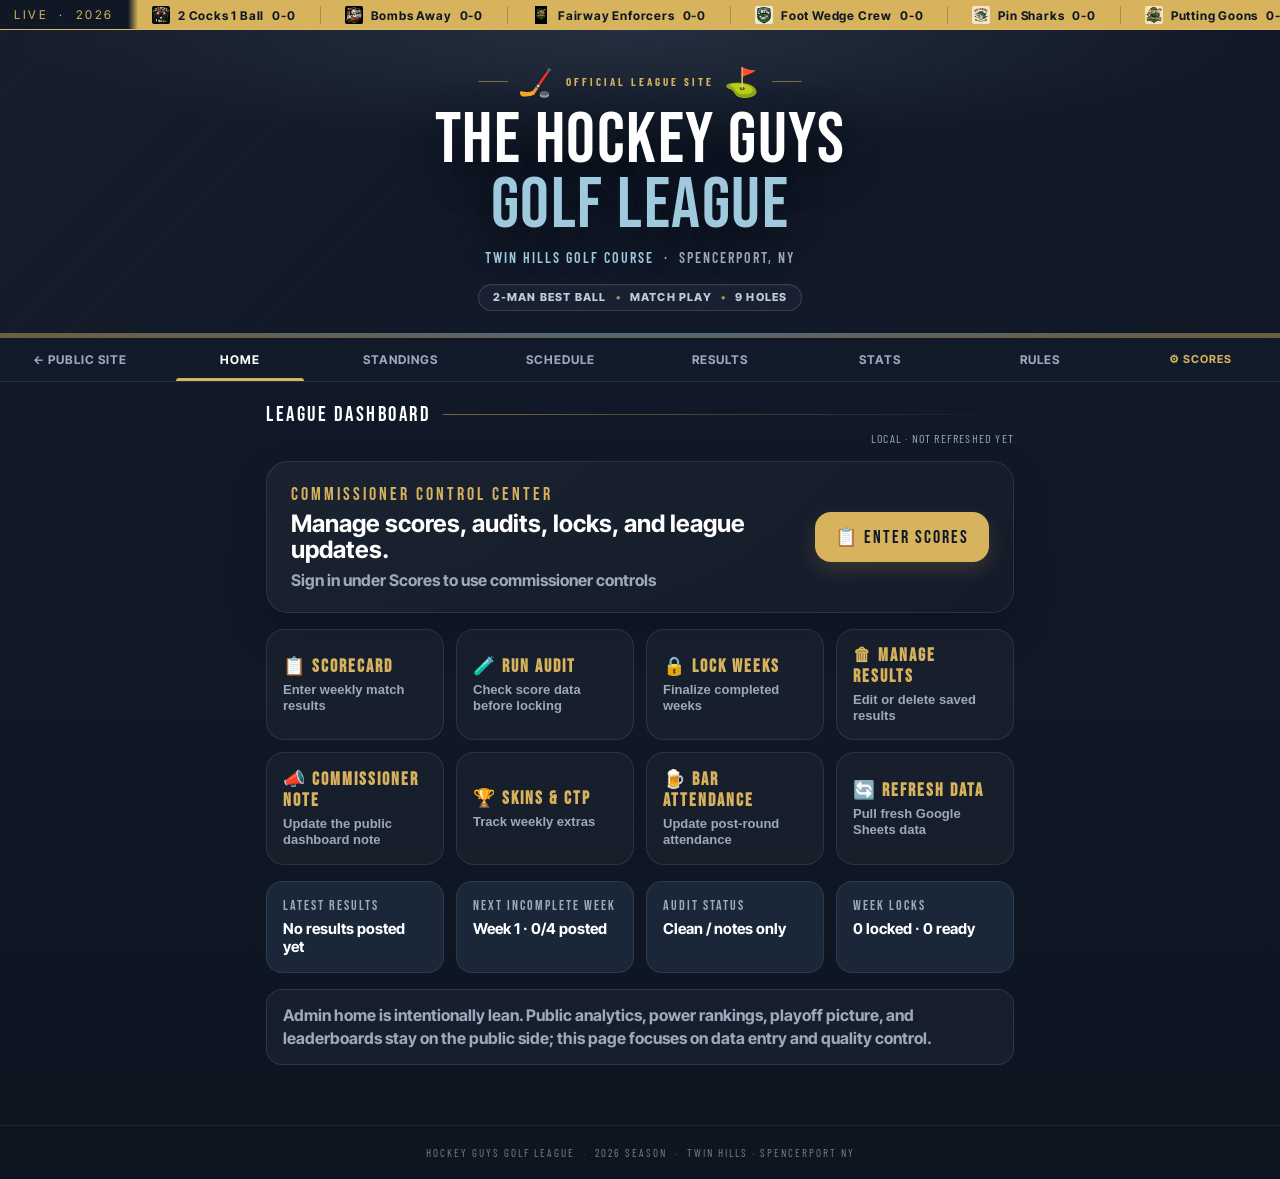
<file: admin.html>
<!DOCTYPE html>
<html lang="en">
<head>
<meta charset="UTF-8">
<meta name="viewport" content="width=device-width, initial-scale=1.0">
<title>Hockey Guys Golf League Admin</title>
<meta name="robots" content="noindex,nofollow">
<meta http-equiv="Cache-Control" content="no-cache, no-store, must-revalidate">
<meta http-equiv="Pragma" content="no-cache">
<meta http-equiv="Expires" content="0">
<link href="https://fonts.googleapis.com/css2?family=Bebas+Neue&family=Barlow+Condensed:wght@400;600;700;900&family=Barlow:wght@400;500;600;700;800&family=Inter+Tight:wght@500;600;700;800&display=swap" rel="stylesheet">
<link rel="stylesheet" href="style.css?v=4.9.31-sub-slots-stats-leaderboards">
<link rel="stylesheet" href="theme-polished.css?v=4.9.31-sub-slots-stats-leaderboards">

</head>
<body>

<div class="ticker-wrap">
  <div class="ticker-label">LIVE &nbsp;·&nbsp; 2026</div>
  <div class="ticker-track" id="ticker-track"></div>
</div>
<div class="hero">
  <div class="hero-bg"></div><div class="hero-stripes"></div>
  <div class="hero-inner">
    <div class="hero-eyebrow"><span class="hero-puck">🏒</span> Official League Site <span class="hero-puck">⛳</span></div>
    <div class="hero-title">The Hockey Guys<br><span>Golf League</span></div>
    <div class="hero-sub"><b>Twin Hills Golf Course</b> &nbsp;·&nbsp; Spencerport, NY</div>
    <div class="hero-format-line" aria-label="League format">
      <span>2-Man Best Ball</span>
      <span class="format-dot">&bull;</span>
      <span>Match Play</span>
      <span class="format-dot">&bull;</span>
      <span>9 Holes</span>
    </div>
  </div>
</div>
<div class="nav">
  <a class="nav-btn nav-link-btn" href="index.html">← Public Site</a>
  <button class="nav-btn active" onclick="show('dashboard',this)">Home</button>
  <button class="nav-btn" onclick="show('standings',this)">Standings</button>
  <button class="nav-btn" onclick="show('schedule',this)">Schedule</button>
  <button class="nav-btn" onclick="show('results',this)">Results</button>
  <button class="nav-btn" onclick="show('stats',this);buildStats()">Stats</button>
  <button class="nav-btn" onclick="show('rules',this)">Rules</button>
  <button class="nav-btn comm-btn" onclick="show('commissioner',this)">⚙ Scores</button>
</div>

<div class="content">
  <div id="dashboard" class="section active">
    <div class="section-header"><span class="section-label">League Dashboard</span><div class="section-header-line"></div></div>
    <div id="dashboard-container"></div>
  </div>

  <div id="standings" class="section">
    <div class="section-header"><span class="section-label">2026 Standings</span><div class="section-header-line"></div></div>
    <div class="view-toggle">
      <button class="view-btn active" onclick="setView('table',this)">&#9776; Table</button>
      <button class="view-btn" onclick="setView('cards',this)">&#9638; Cards</button>
    </div>
    <div id="view-table">
      <table class="standings-table">
        <thead><tr><th style="width:36px">#</th><th style="text-align:left">Team</th><th style="width:48px">W</th><th style="width:48px">L</th><th style="width:52px">HW</th></tr></thead>
        <tbody id="standings-body"></tbody>
      </table>
    </div>
    <div id="view-cards" style="display:none"><div class="cards-grid" id="cards-grid"></div></div>
  </div>

  <div id="schedule" class="section">
    <div class="section-header"><span class="section-label">Schedule</span><div class="section-header-line"></div></div>
    <div id="schedule-container"></div>
  </div>

  <div id="results" class="section">
    <div class="section-header"><span class="section-label">Results</span><div class="section-header-line"></div></div>
    <div id="results-container">
      <div class="no-results"><div class="no-results-icon">🏌️</div><div class="no-results-text">No results yet<br>Check back after Week 1</div></div>
    </div>
  </div>

  <div id="stats" class="section">
    <div class="section-header"><span class="section-label">Player Stats</span><div class="section-header-line"></div></div>

    <!-- Stats Filter -->
    <div class="stats-filter">
      <button class="stats-filter-btn active" onclick="setStatFilter('all',this)">All Players</button>
      <button class="stats-filter-btn" onclick="setStatFilter('leaders',this)">Leaders</button>
    </div>

    <!-- Season Leaders Banner -->
    <div id="stats-leaders-banner" style="display:none"></div>

    <!-- Player Stats Cards -->
    <div id="stats-no-data" class="no-results">
      <div class="no-results-icon">📊</div>
      <div class="no-results-text">No stats yet<br>Enter Week 1 scores to see individual stats</div>
    </div>
    <div id="stats-container" style="display:none">

      <!-- Season Leaders row -->
      <div id="leaders-row" class="leaders-row"></div>
      <div id="stats-analytics-container"></div>

      <!-- Filter toggle -->
      <div id="player-search-wrap" style="margin-bottom:14px;display:none">
        <input type="text" id="player-search" class="player-search-input" placeholder="Search player..." oninput="filterPlayerStats()">
      </div>

      <!-- All Players Grid -->
      <div id="player-cards-container"></div>

      <!-- Hole-by-Hole Breakdown -->
      <div class="section-header" style="margin-top:24px">
        <span class="section-label" style="font-size:16px">Hole Breakdown</span>
        <div class="section-header-line"></div>
      </div>
      <p style="font-family:'Barlow Condensed',sans-serif;font-size:12px;color:var(--muted);margin-bottom:12px;letter-spacing:1px;">Average gross score per hole across all rounds played</p>
      <div id="hole-breakdown-container"></div>

    </div>
  </div>


  <div id="rules" class="section">
    <div class="section-header"><span class="section-label">League Rules</span><div class="section-header-line"></div></div>
    <p class="section-subtitle">League format, GHIN requirements, playoff setup, and tiebreaker order.</p>
    <div class="rules-grid">
      <div class="rule-card"><div class="rule-title">Format</div><p>Weekly 2-man best ball match play. Each matchup is played over 9 holes.</p></div>
      <div class="rule-card"><div class="rule-title">GHIN Handicaps</div><p>GHIN handicaps are mandatory. GHINs will be used for league handicapping throughout the season, so all players are expected to keep their GHIN updated and post scores after each round.</p></div>
      <div class="rule-card rule-card-wide"><div class="rule-title">Playoff Format</div><p>All 8 teams make the playoffs. The opening round is seeded bracket-style with 1 vs. 8, 2 vs. 7, 3 vs. 6, and 4 vs. 5.</p><p>After each playoff round, teams are reseeded so the highest remaining seed plays the lowest remaining seed.</p><p>If multiple teams are tied with the same record in the standings, seeding is determined by total holes won for the season — most holes won earns the higher seed.</p></div>
      <div class="rule-card rule-card-wide"><div class="rule-title">Match Tiebreakers</div><p>If a match is tied after 9 holes, the result is decided using the following steps in order:</p><ol class="rule-list"><li>Combined net total — lowest combined net score wins</li><li>Net scores on the hardest holes (skins-style) — best net score on the #1 handicap hole, then #2, etc.</li><li>Most net birdies in the round</li><li>Most gross pars in the round</li></ol></div>
    </div>
  </div>

  <div id="commissioner" class="section">
    <div class="section-header">
      <span class="section-label" style="color:var(--gold)">Commissioner</span>
      <div class="section-header-line" style="background:linear-gradient(90deg,rgba(245,197,24,0.4),transparent)"></div>
    </div>
    <div id="login-panel" class="login-wrap">
      <div class="login-card">
        <div class="login-icon">🏆</div>
        <div class="login-title">Commissioners Only</div>
        <div class="login-sub">Bobby Drexler &amp; Kyle Hiscock</div>
        <input class="login-field" type="text" id="login-name" placeholder="Your name" autocomplete="off">
        <input class="login-field" type="password" id="login-pass" placeholder="Password" autocomplete="off" onkeydown="if(event.key==='Enter')doLogin()">
        <input class="login-field" type="password" id="admin-api-key" placeholder="Admin API key (required)" autocomplete="off" required onkeydown="if(event.key==='Enter')doLogin()">
        <button class="login-btn" onclick="doLogin()">🔐 Sign In</button>
        <div class="login-error" id="login-error">❌ Invalid name or password</div>
      </div>
    </div>
    <div id="commissioner-panel" class="commissioner-panel">
      <div class="comm-header">
        <div><div class="comm-title">Score Entry</div><div class="comm-user" id="comm-user"></div></div>
        <button class="logout-btn" onclick="doLogout()">Sign Out</button>
      </div>
      <div class="comm-tabs">
        <button class="comm-tab active" onclick="showCommTab('scorecard-tab',this)">📋 Scorecard</button>
        <button class="comm-tab" onclick="showCommTab('manage-tab',this)">🗑 Manage</button>
        <button class="comm-tab" onclick="showCommTab('audit-tab',this);buildScoreAuditPanel()">🧪 Audit</button>
        <button class="comm-tab" onclick="showCommTab('note-tab',this)">📣 Note</button>
        <button class="comm-tab" onclick="showCommTab('schedule-tab',this);buildWeekCompletionManager()">📅 Schedule</button>
        <button class="comm-tab" onclick="showCommTab('extras-tab',this);buildExtrasManager()">🏆 Extras</button>
        <button class="comm-tab" onclick="showCommTab('attendance-tab',this);buildAttendanceEditor()">🍺 Bar</button>
      </div>

      <div id="scorecard-tab">
        <!-- Setup -->
        <div class="entry-card">
          <div class="entry-title">Match Setup</div>
          <label class="field-label">Scheduled Match</label>
          <select class="field-select" id="sc-scheduled-match" onchange="applyScheduledMatch()"></select>
          <div class="two-col">
            <div>
              <label class="field-label">Week #</label>
              <input class="field-input" type="number" id="sc-week" placeholder="1" min="1" max="20" style="margin-bottom:0">
            </div>
            <div>
              <label class="field-label">Side</label>
              <select class="field-select" id="sc-side" style="margin-bottom:0" onchange="renderScorecard()">
                <option value="front">Front 9 (Holes 1–9)</option>
                <option value="back">Back 9 (Holes 10–18)</option>
              </select>
            </div>
          </div>
        </div>

        <!-- Team 1 -->
        <div class="entry-card score-entry-card">
          <div class="entry-title" style="color:var(--green)">Team 1</div>
          <div>
            <label class="field-label">Team Name</label>
            <select class="field-select" id="sc-team1"></select>
          </div>

          <div class="player-entry-grid player-entry-head" aria-hidden="true">
            <div>Player</div>
            <div>GHIN Index</div>
            <div>Match Strokes</div>
            <div>Net HDCP</div>
          </div>

          <div class="player-entry-grid">
            <div>
              <label class="field-label mobile-only-label">Player A</label>
              <input class="field-input" list="roster-options" type="text" id="p1a-name" placeholder="Player A" oninput="renderScorecard()">
            </div>
            <div>
              <label class="field-label mobile-only-label">GHIN Index</label>
              <input class="field-input" type="number" id="p1a-ghin" placeholder="9.9" step="0.1" min="-10" max="54" oninput="renderScorecard()">
            </div>
            <div>
              <label class="field-label mobile-only-label">Match Strokes</label>
              <input class="field-input" type="number" id="p1a-strokes" placeholder="Squabbit" step="1" min="0" max="36" oninput="renderScorecard()">
            </div>
            <div>
              <label class="field-label mobile-only-label">Net HDCP</label>
              <input class="field-input" type="number" id="p1a-net-strokes" placeholder="Net" step="1" min="0" max="36" oninput="renderScorecard()">
            </div>
          </div>



          <div id="p1a-absent-row" class="absent-row-clean">
            <label class="absent-check-label">
              <input type="checkbox" id="p1a-absent" onchange="onAbsentChange('p1a')">
              Player A absent / sub needed
            </label>
            <div id="p1a-sub-fields" class="sub-fields-clean" style="display:none;">
              <div class="sub-title-clean">Sub Player</div>
              <div class="player-entry-grid">
                <div><input class="field-input" list="roster-options" type="text" id="p1a-sub-name" placeholder="Sub name" oninput="renderScorecard()"></div>
                <div><input class="field-input" type="number" id="p1a-sub-ghin" placeholder="Sub GHIN" step="0.1" min="-10" max="54" oninput="renderScorecard()"></div>
                <div><input class="field-input" type="number" id="p1a-sub-strokes" placeholder="Match strokes" step="1" min="0" max="36" oninput="renderScorecard()"></div>
                <div><input class="field-input" type="number" id="p1a-sub-net-strokes" placeholder="Net HDCP" step="1" min="0" max="36" oninput="renderScorecard()"></div>
              </div>
            </div>
          </div>

          <div class="player-entry-grid">
            <div>
              <label class="field-label mobile-only-label">Player B</label>
              <input class="field-input" list="roster-options" type="text" id="p1b-name" placeholder="Player B" oninput="renderScorecard()">
            </div>
            <div>
              <label class="field-label mobile-only-label">GHIN Index</label>
              <input class="field-input" type="number" id="p1b-ghin" placeholder="9.9" step="0.1" min="-10" max="54" oninput="renderScorecard()">
            </div>
            <div>
              <label class="field-label mobile-only-label">Match Strokes</label>
              <input class="field-input" type="number" id="p1b-strokes" placeholder="Squabbit" step="1" min="0" max="36" oninput="renderScorecard()">
            </div>
            <div>
              <label class="field-label mobile-only-label">Net HDCP</label>
              <input class="field-input" type="number" id="p1b-net-strokes" placeholder="Net" step="1" min="0" max="36" oninput="renderScorecard()">
            </div>
          </div>

          <div id="p1b-absent-row" class="absent-row-clean">
            <label class="absent-check-label">
              <input type="checkbox" id="p1b-absent" onchange="onAbsentChange('p1b')">
              Player B absent / sub needed
            </label>
            <div id="p1b-sub-fields" class="sub-fields-clean" style="display:none;">
              <div class="sub-title-clean">Sub Player</div>
              <div class="player-entry-grid">
                <div><input class="field-input" list="roster-options" type="text" id="p1b-sub-name" placeholder="Sub name" oninput="renderScorecard()"></div>
                <div><input class="field-input" type="number" id="p1b-sub-ghin" placeholder="Sub GHIN" step="0.1" min="-10" max="54" oninput="renderScorecard()"></div>
                <div><input class="field-input" type="number" id="p1b-sub-strokes" placeholder="Match strokes" step="1" min="0" max="36" oninput="renderScorecard()"></div>
                <div><input class="field-input" type="number" id="p1b-sub-net-strokes" placeholder="Net HDCP" step="1" min="0" max="36" oninput="renderScorecard()"></div>
              </div>
            </div>
          </div>
        </div>

        <!-- Team 2 -->
        <div class="entry-card score-entry-card">
          <div class="entry-title" style="color:var(--ice)">Team 2</div>
          <div>
            <label class="field-label">Team Name</label>
            <select class="field-select" id="sc-team2"></select>
          </div>

          <div class="player-entry-grid player-entry-head" aria-hidden="true">
            <div>Player</div>
            <div>GHIN Index</div>
            <div>Match Strokes</div>
            <div>Net HDCP</div>
          </div>

          <div class="player-entry-grid">
            <div>
              <label class="field-label mobile-only-label">Player A</label>
              <input class="field-input" list="roster-options" type="text" id="p2a-name" placeholder="Player A" oninput="renderScorecard()">
            </div>
            <div>
              <label class="field-label mobile-only-label">GHIN Index</label>
              <input class="field-input" type="number" id="p2a-ghin" placeholder="9.9" step="0.1" min="-10" max="54" oninput="renderScorecard()">
            </div>
            <div>
              <label class="field-label mobile-only-label">Match Strokes</label>
              <input class="field-input" type="number" id="p2a-strokes" placeholder="Squabbit" step="1" min="0" max="36" oninput="renderScorecard()">
            </div>
            <div>
              <label class="field-label mobile-only-label">Net HDCP</label>
              <input class="field-input" type="number" id="p2a-net-strokes" placeholder="Net" step="1" min="0" max="36" oninput="renderScorecard()">
            </div>
          </div>



          <div id="p2a-absent-row" class="absent-row-clean">
            <label class="absent-check-label">
              <input type="checkbox" id="p2a-absent" onchange="onAbsentChange('p2a')">
              Player A absent / sub needed
            </label>
            <div id="p2a-sub-fields" class="sub-fields-clean" style="display:none;">
              <div class="sub-title-clean">Sub Player</div>
              <div class="player-entry-grid">
                <div><input class="field-input" list="roster-options" type="text" id="p2a-sub-name" placeholder="Sub name" oninput="renderScorecard()"></div>
                <div><input class="field-input" type="number" id="p2a-sub-ghin" placeholder="Sub GHIN" step="0.1" min="-10" max="54" oninput="renderScorecard()"></div>
                <div><input class="field-input" type="number" id="p2a-sub-strokes" placeholder="Match strokes" step="1" min="0" max="36" oninput="renderScorecard()"></div>
                <div><input class="field-input" type="number" id="p2a-sub-net-strokes" placeholder="Net HDCP" step="1" min="0" max="36" oninput="renderScorecard()"></div>
              </div>
            </div>
          </div>

          <div class="player-entry-grid">
            <div>
              <label class="field-label mobile-only-label">Player B</label>
              <input class="field-input" list="roster-options" type="text" id="p2b-name" placeholder="Player B" oninput="renderScorecard()">
            </div>
            <div>
              <label class="field-label mobile-only-label">GHIN Index</label>
              <input class="field-input" type="number" id="p2b-ghin" placeholder="9.9" step="0.1" min="-10" max="54" oninput="renderScorecard()">
            </div>
            <div>
              <label class="field-label mobile-only-label">Match Strokes</label>
              <input class="field-input" type="number" id="p2b-strokes" placeholder="Squabbit" step="1" min="0" max="36" oninput="renderScorecard()">
            </div>
            <div>
              <label class="field-label mobile-only-label">Net HDCP</label>
              <input class="field-input" type="number" id="p2b-net-strokes" placeholder="Net" step="1" min="0" max="36" oninput="renderScorecard()">
            </div>
          </div>

          <div id="p2b-absent-row" class="absent-row-clean">
            <label class="absent-check-label">
              <input type="checkbox" id="p2b-absent" onchange="onAbsentChange('p2b')">
              Player B absent / sub needed
            </label>
            <div id="p2b-sub-fields" class="sub-fields-clean" style="display:none;">
              <div class="sub-title-clean">Sub Player</div>
              <div class="player-entry-grid">
                <div><input class="field-input" list="roster-options" type="text" id="p2b-sub-name" placeholder="Sub name" oninput="renderScorecard()"></div>
                <div><input class="field-input" type="number" id="p2b-sub-ghin" placeholder="Sub GHIN" step="0.1" min="-10" max="54" oninput="renderScorecard()"></div>
                <div><input class="field-input" type="number" id="p2b-sub-strokes" placeholder="Match strokes" step="1" min="0" max="36" oninput="renderScorecard()"></div>
                <div><input class="field-input" type="number" id="p2b-sub-net-strokes" placeholder="Net HDCP" step="1" min="0" max="36" oninput="renderScorecard()"></div>
              </div>
            </div>
          </div>
        </div>

        <div class="entry-card score-entry-help">
          <div class="entry-title">Squabbit Inputs</div>
          <p><b>Match Strokes</b> controls dots and hole-by-hole match play. <b>Net HDCP</b> controls combined-net and stats/tiebreaker calculations. Copy both values directly from Squabbit each week.</p>
        </div>

        <!-- Live Scorecard -->
        <div class="entry-card" id="scorecard-card" style="display:none">
          <div class="entry-title">⛳ Live Scorecard
            <span style="font-family:'Barlow Condensed',sans-serif;font-size:11px;color:var(--muted);font-weight:400;letter-spacing:1px;margin-left:8px;">★ = stroke hole</span>
          </div>
          <div class="scorecard-wrap"><table class="scorecard" id="live-scorecard"></table></div>
        </div>

        <!-- Save Bar — always visible once scorecard shown -->
        <div class="save-bar" id="save-bar" style="display:none">
          <div class="save-bar-title">Match Result</div>
          <div class="match-status-display" id="status-display">—</div>
          <div class="match-winner-display" id="winner-display"></div>
          <button class="submit-btn" onclick="saveMatch()">✅ Save Match Result</button>
          <div class="success-msg" id="sc-success">✅ Match saved! Standings updated.</div>
        </div>
      </div>


      <div id="note-tab" style="display:none">
        <div class="entry-card">
          <div class="entry-title">📣 Commissioner Note</div>
          <p style="font-family:'Barlow Condensed',sans-serif;font-size:13px;color:var(--muted);margin-bottom:14px;">
            Update the note that appears at the top of the public home page. This version saves the note to Google Sheets so everyone sees the same update.
          </p>
          <label class="field-label">Homepage Note</label>
          <textarea class="field-input" id="commissioner-note-field" rows="5" placeholder="Enter league update..." style="min-height:120px;resize:vertical;line-height:1.45;"></textarea>
          <div class="two-col manage-actions">
            <button class="submit-btn" onclick="saveCommissionerNote()">✅ Save Note</button>
            <button class="submit-btn danger-btn" onclick="clearCommissionerNote()">Reset Note</button>
          </div>
          <div class="success-msg" id="commissioner-note-success" style="display:none"></div>
        </div>
      </div>

      <div id="schedule-tab" style="display:none">
        <div style="margin-bottom:14px;">
          <div class="entry-label" style="margin-bottom:8px;">Mark weeks as complete to hide them from the public Schedule tab.</div>
          <div id="week-completion-list"></div>
        </div>
      </div>
      <div id="attendance-tab" style="display:none"></div>

      <div id="extras-tab" style="display:none">
        <div class="entry-label" style="margin-bottom:16px;">Enter weekly Net Skins winners and Closest to the Pin results.</div>

        <div class="extras-entry-section">
          <div class="extras-entry-title">🏆 Net Skins</div>
          <div class="entry-row">
            <div><label class="field-label">Week</label><input class="field-input" type="number" id="skins-week" min="1" max="18" placeholder="1"></div>
            <div><label class="field-label">Player</label><input class="field-input" type="text" id="skins-player" placeholder="Player name" list="roster-options"></div>
            <div><label class="field-label">Winning Hole(s)</label><input class="field-input" type="text" id="skins-hole" placeholder="e.g. 4 or 4,7"></div>
          </div>
          <div class="entry-row">
            <div><label class="field-label"># Skins Won</label><input class="field-input" type="number" id="skins-count" min="1" value="1"></div>
            <div><label class="field-label">Total Pot ($)</label><input class="field-input" type="number" id="skins-pot" min="0" step="0.01" placeholder="e.g. 48.00"></div>
            <div><label class="field-label">Payout ($)</label><input class="field-input" type="number" id="skins-payout" min="0" step="0.01" placeholder="e.g. 24.00"></div>
          </div>
          <div class="entry-row">
            <div><label class="field-label">Notes (optional)</label><input class="field-input" type="text" id="skins-notes" placeholder="e.g. Carried over from Week 1"></div>
          </div>
          <button class="save-btn" onclick="saveSkinsEntry()">Save Skins Entry</button>
          <div id="skins-msg" style="display:none;margin-top:8px;font-size:12px;"></div>
        </div>

        <div class="extras-entry-section" style="margin-top:20px;">
          <div class="extras-entry-title">📍 Closest to the Pin</div>
          <div class="entry-row">
            <div><label class="field-label">Week</label><input class="field-input" type="number" id="ctp-week" min="1" max="18" placeholder="1"></div>
            <div><label class="field-label">Player</label><input class="field-input" type="text" id="ctp-player" placeholder="Player name" list="roster-options"></div>
            <div>
              <label class="field-label">Hole</label>
              <select class="field-select" id="ctp-hole">
                <option value="2">Hole 2 (Front Par 3)</option>
                <option value="8">Hole 8 (Front Par 3)</option>
                <option value="12">Hole 12 (Back Par 3)</option>
                <option value="14">Hole 14 (Back Par 3)</option>
              </select>
            </div>
          </div>
          <div class="entry-row">
            <div><label class="field-label">Distance</label><input class="field-input" type="text" id="ctp-distance" placeholder="e.g. 4'3&quot;"></div>
            <div><label class="field-label">Payout ($)</label><input class="field-input" type="number" id="ctp-payout" min="0" step="0.01" placeholder="e.g. 8.00"></div>
            <div><label class="field-label">Notes (optional)</label><input class="field-input" type="text" id="ctp-notes" placeholder="Optional"></div>
          </div>
          <button class="save-btn" onclick="saveCtpEntry()">Save CTP Entry</button>
          <div id="ctp-msg" style="display:none;margin-top:8px;font-size:12px;"></div>
        </div>

        <div id="extras-manager-list" style="margin-top:24px;"></div>
      </div>


      <div id="audit-tab" style="display:none">
        <div class="entry-card">
          <div class="entry-title">🧪 Score Audit</div>
          <p style="font-family:'Barlow Condensed',sans-serif;font-size:13px;color:var(--muted);margin-bottom:14px;">
            Run this after entering weekly scores. It checks duplicate match results, missing player-hole scores, saved-vs-calculated winners/results, non-roster subs, and weeks that are ready to lock.
          </p>
          <div class="two-col manage-actions">
            <button class="submit-btn" onclick="buildScoreAuditPanel()">🔎 Run Audit</button>
            <button class="submit-btn" onclick="manualRefreshLeagueData(this)">🔄 Refresh Data</button>
          </div>
          <div id="score-audit-panel" style="margin-top:14px;"></div>
        </div>
      </div>

      <div id="manage-tab" style="display:none">
        <div class="entry-card">
          <div class="entry-title">💾 Data Backup</div>
          <p style="font-family:'Barlow Condensed',sans-serif;font-size:13px;color:var(--muted);margin-bottom:14px;">Export a backup after entering scores. Import restores standings, results, and player stats on this browser.</p>
          <div class="two-col manage-actions">
            <button class="submit-btn" onclick="exportLeagueData()">⬇ Export Backup</button>
            <label class="import-btn">⬆ Import Backup<input type="file" accept="application/json" onchange="importLeagueData(event)"></label>
          </div>
        </div>

        <div class="entry-card">
          <div class="entry-title">✏️ Edit / Remove Saved Result</div>
          <p style="font-family:'Barlow Condensed',sans-serif;font-size:13px;color:var(--muted);margin-bottom:14px;">Load a saved result back into the scorecard, or remove a specific result without touching the rest of the season.</p>
          <label class="field-label">Saved Results</label>
          <select class="field-select" id="edit-result-select"></select>
          <div class="two-col manage-actions">
            <button class="submit-btn" onclick="loadSelectedResultForEdit()">Load to Edit</button>
            <button class="submit-btn danger-btn" onclick="deleteSelectedResult()">Remove Selected</button>
          </div>
        </div>
        <div class="entry-card" style="border-color:rgba(230,57,70,0.2)">
          <div class="entry-title" style="color:var(--red)">🗑 Remove Last Result</div>
          <p style="font-family:'Barlow Condensed',sans-serif;font-size:13px;color:var(--muted);margin-bottom:14px;">Removes the most recently saved match and reverses the W/L records.</p>
          <button class="submit-btn danger-btn" onclick="removeLastResult()">Remove Last Entry</button>
        </div>
        <div class="entry-card" style="border-color:rgba(230,57,70,0.2)">
          <div class="entry-title" style="color:var(--red)">⚠ Reset Season Data</div>
          <p style="font-family:'Barlow Condensed',sans-serif;font-size:13px;color:var(--muted);margin-bottom:14px;">Clears all saved results and resets records to 0-0. Export a backup first.</p>
          <button class="submit-btn danger-btn" onclick="resetSeasonData()">Reset Season</button>
        </div>
      </div>
    </div>
  </div>
</div>

<datalist id="roster-options"></datalist>

<div class="footer">Hockey Guys Golf League &nbsp;·&nbsp; 2026 Season &nbsp;·&nbsp; Twin Hills · Spencerport NY</div>

<script src="admin.js?v=5.0.3-backend-endpoint"></script>
<script src="polish.js?v=4.9.36-week11-kerbs-roster"></script>

</body>
</html>
</file>
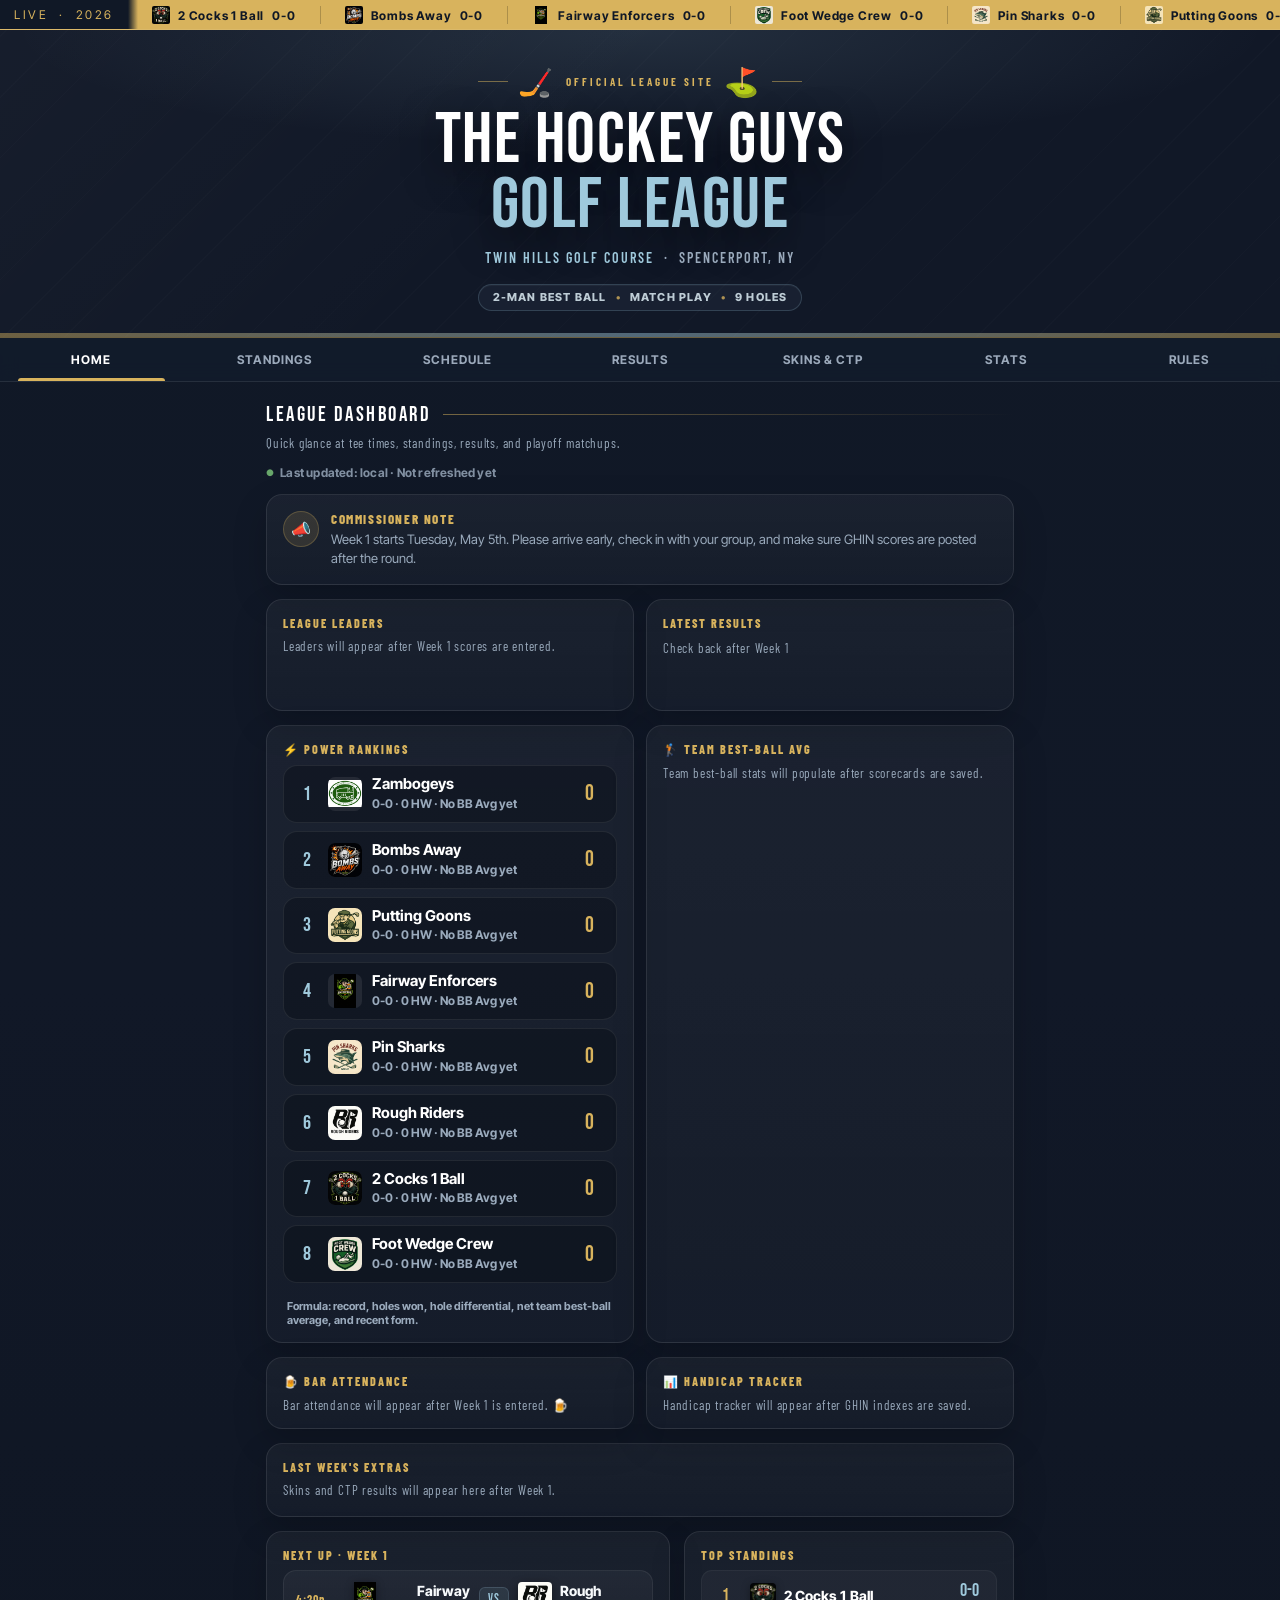
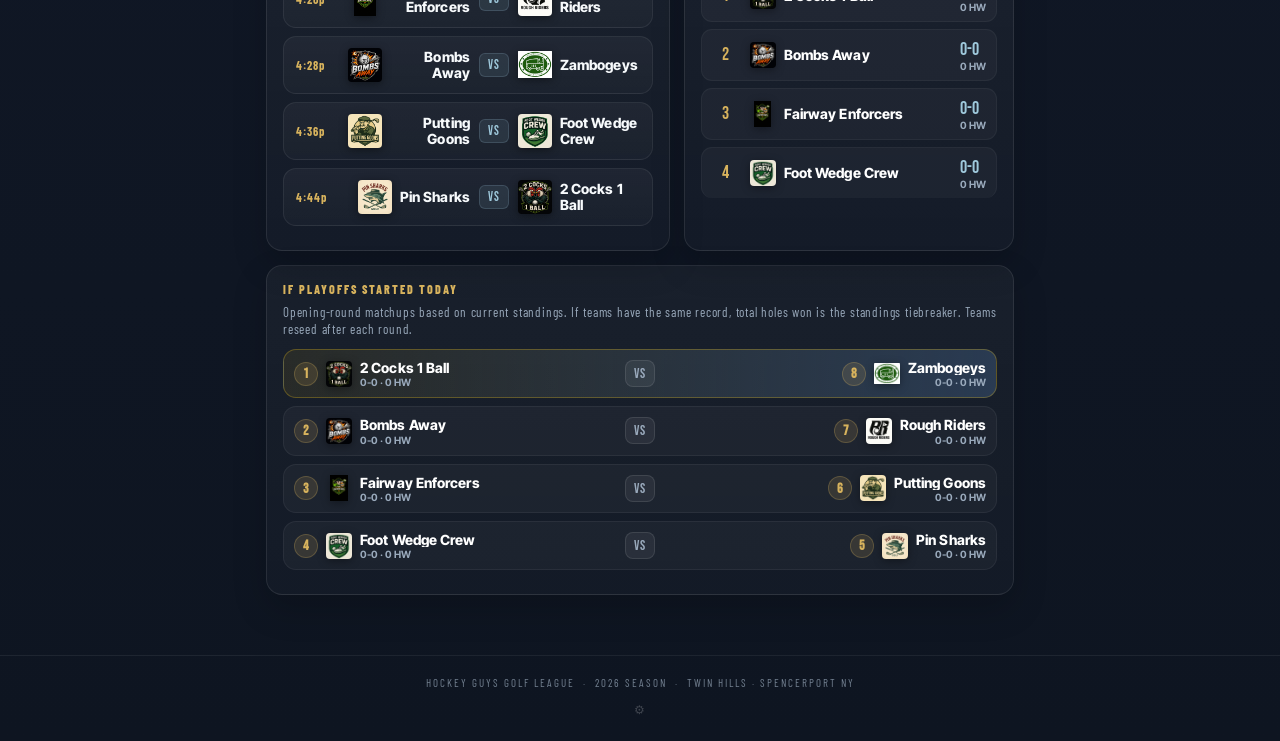
<file: index-v4.9.2.html>
<!DOCTYPE html>
<html lang="en">
<head>
<meta charset="UTF-8">
<meta name="viewport" content="width=device-width, initial-scale=1.0">
<title>Hockey Guys Golf League 2026</title>
<meta name="robots" content="noindex,nofollow">
<meta http-equiv="Cache-Control" content="no-cache, no-store, must-revalidate">
<meta http-equiv="Pragma" content="no-cache">
<meta http-equiv="Expires" content="0">
<link href="https://fonts.googleapis.com/css2?family=Bebas+Neue&family=Barlow+Condensed:wght@400;600;700;900&family=Barlow:wght@400;500;600;700;800&family=Inter+Tight:wght@500;600;700;800&display=swap" rel="stylesheet">
<link rel="stylesheet" href="style.css?v=4.9.2-scorecard-handicap">
<link rel="stylesheet" href="theme-polished.css?v=4.9.2-scorecard-handicap">
</head>
<body>

<div class="ticker-wrap">
  <div class="ticker-label">LIVE &nbsp;·&nbsp; 2026</div>
  <div class="ticker-track" id="ticker-track"></div>
</div>

<div class="hero">
  <div class="hero-bg"></div><div class="hero-stripes"></div>
  <div class="hero-inner">
    <div class="hero-eyebrow"><span class="hero-puck">&#x1F3D2;</span> Official League Site <span class="hero-puck">&#x26F3;</span></div>
    <div class="hero-title">The Hockey Guys<br><span>Golf League</span></div>
    <div class="hero-sub"><b>Twin Hills Golf Course</b> &nbsp;·&nbsp; Spencerport, NY</div>
    <div class="hero-weather" id="hero-weather">
      <span class="weather-loading">Loading weather...</span>
    </div>
    <div class="hero-format-line" aria-label="League format">
      <span>2-Man Best Ball</span>
      <span class="format-dot">&bull;</span>
      <span>Match Play</span>
      <span class="format-dot">&bull;</span>
      <span>9 Holes</span>
    </div>
  </div>
</div>

<div class="nav">
  <button class="nav-btn active" onclick="show('dashboard',this)">Home</button>
  <button class="nav-btn" onclick="show('standings',this)">Standings</button>
  <button class="nav-btn" onclick="show('schedule',this)">Schedule</button>
  <button class="nav-btn" onclick="show('results',this)">Results</button>
  <button class="nav-btn" onclick="show('extras',this);buildExtras()">Skins &amp; CTP</button>
  <button class="nav-btn" onclick="show('stats',this);buildStats()">Stats</button>
  <button class="nav-btn" onclick="show('rules',this)">Rules</button>
</div>

<div class="content">

  <div id="dashboard" class="section active">
    <div class="section-header"><span class="section-label">League Dashboard</span><div class="section-header-line"></div></div>
    <p class="section-subtitle">Quick glance at tee times, standings, results, and playoff matchups.</p>
    <div id="dashboard-container"></div>
  </div>

  <div id="standings" class="section">
    <div class="section-header"><span class="section-label">2026 Standings</span><div class="section-header-line"></div></div>
    <p class="section-subtitle" id="standings-updated">Standings will update automatically after results are entered.</p>
    <div class="view-toggle">
      <button class="view-btn active" onclick="setView('table',this)">&#9776; Table</button>
      <button class="view-btn" onclick="setView('cards',this)">&#9638; Cards</button>
    </div>
    <div id="view-table">
      <table class="standings-table">
        <thead><tr><th style="width:36px">#</th><th style="text-align:left">Team</th><th style="width:48px">W</th><th style="width:48px">L</th><th style="width:52px">HW</th></tr></thead>
        <tbody id="standings-body"></tbody>
      </table>
    </div>
    <div id="view-cards" style="display:none"><div class="cards-grid" id="cards-grid"></div></div>
  </div>

  <div id="schedule" class="section">
    <div class="section-header"><span class="section-label">Schedule</span><div class="section-header-line"></div></div>
    <p class="section-subtitle">Weekly matchups, tee times, and front/back nine assignments.</p>
    <div id="schedule-container"></div>
  </div>

  <div id="results" class="section">
    <div class="section-header"><span class="section-label">Results</span><div class="section-header-line"></div></div>
    <p class="section-subtitle" id="results-updated">Final match results will show here once scores are saved.</p>
    <div id="results-container">
      <div class="no-results"><div class="no-results-icon">&#x1F3CC;&#xFE0F;</div><div class="no-results-text">No results yet<br>Check back after Week 1</div></div>
    </div>
  </div>

  <div id="extras" class="section">
    <div class="section-header"><span class="section-label">Skins &amp; CTP</span><div class="section-header-line"></div></div>
    <p class="section-subtitle">Weekly net skins results and closest to the pin contest winners.</p>
    <div id="extras-container">
      <div class="no-results"><div class="no-results-icon">&#x1F3C6;</div><div class="no-results-text">No skins or CTP results yet<br>Check back after Week 1</div></div>
    </div>
  </div>

  <div id="stats" class="section">
    <div class="section-header"><span class="section-label">Player Stats</span><div class="section-header-line"></div></div>
    <p class="section-subtitle">Individual scoring trends and season leaders will populate after scorecards are saved.</p>
    <div class="stats-filter">
      <button class="stats-filter-btn active" onclick="setStatFilter('all',this)">All Players</button>
      <button class="stats-filter-btn" onclick="setStatFilter('leaders',this)">Leaders</button>
    </div>
    <div id="stats-leaders-banner" style="display:none"></div>
    <div id="stats-no-data" class="no-results">
      <div class="no-results-icon">&#x1F4CA;</div>
      <div class="no-results-text">No stats yet<br>Enter Week 1 scores to see individual stats</div>
    </div>
    <div id="stats-container" style="display:none">
      <div id="leaders-row" class="leaders-row"></div>
      <div id="player-search-wrap" style="margin-bottom:14px;display:none">
        <input type="text" id="player-search" class="player-search-input" placeholder="Search player..." oninput="filterPlayerStats()">
      </div>
      <div id="player-cards-container"></div>
      <div class="section-header" style="margin-top:24px">
        <span class="section-label" style="font-size:16px">Hole Breakdown</span>
        <div class="section-header-line"></div>
      </div>
      <p style="font-family:'Barlow Condensed',sans-serif;font-size:12px;color:var(--muted);margin-bottom:12px;letter-spacing:1px;">Average gross score per hole across all rounds played</p>
      <div id="hole-breakdown-container"></div>
    </div>
  </div>

  <div id="rules" class="section">
    <div class="section-header"><span class="section-label">League Rules</span><div class="section-header-line"></div></div>
    <p class="section-subtitle">League format, GHIN requirements, playoff setup, and tiebreaker order.</p>
    <div class="rules-grid">
      <div class="rule-card"><div class="rule-title">Format</div><p>Weekly 2-man best ball match play. Each matchup is played over 9 holes.</p></div>
      <div class="rule-card"><div class="rule-title">GHIN Handicaps</div><p>GHIN handicaps are mandatory. GHINs will be used for league handicapping throughout the season, so all players are expected to keep their GHIN updated and post scores after each round.</p></div>
      <div class="rule-card rule-card-wide"><div class="rule-title">Playoff Format</div><p>All 8 teams make the playoffs. The opening round is seeded bracket-style with 1 vs. 8, 2 vs. 7, 3 vs. 6, and 4 vs. 5.</p><p>After each playoff round, teams are reseeded so the highest remaining seed plays the lowest remaining seed.</p><p>If multiple teams are tied with the same record in the standings, seeding is determined by total holes won for the season — most holes won earns the higher seed.</p></div>
      <div class="rule-card rule-card-wide"><div class="rule-title">Match Tiebreakers</div><p>If a match is tied after 9 holes, the result is decided using the following steps in order:</p><ol class="rule-list"><li>Combined net total — lowest combined net score wins</li><li>Net scores on the hardest holes (skins-style) — best net score on the #1 handicap hole, then #2, etc.</li><li>Most net birdies in the round</li><li>Most gross pars in the round</li></ol></div>
    </div>
  </div>

</div>

<div class="footer">
  <div>Hockey Guys Golf League &nbsp;·&nbsp; 2026 Season &nbsp;·&nbsp; Twin Hills · Spencerport NY</div>
  <a class="footer-admin-link" href="admin.html" aria-label="Commissioner login" title="Commissioner login">&#9881;</a>
</div>

<script>
(function() {
  var URL = 'https://api.open-meteo.com/v1/forecast?latitude=43.1853&longitude=-77.8081' +
    '&current_weather=true&temperature_unit=fahrenheit&windspeed_unit=mph' +
    '&daily=weathercode,temperature_2m_max,precipitation_probability_max' +
    '&forecast_days=7&timezone=America%2FNew_York';
  function icon(c) {
    if(c===0) return '\u2600\uFE0F';
    if(c<=2) return '\u26C5\uFE0F';
    if(c<=3) return '\uD83C\uDF25\uFE0F';
    if(c<=48) return '\uD83C\uDF2B\uFE0F';
    if(c<=57) return '\uD83C\uDF26\uFE0F';
    if(c<=67) return '\uD83C\uDF27\uFE0F';
    if(c<=77) return '\uD83C\uDF28\uFE0F';
    if(c<=82) return '\uD83C\uDF26\uFE0F';
    return '\u26C8\uFE0F';
  }
  function desc(c) {
    if(c===0) return 'Clear';
    if(c<=2) return 'Partly Cloudy';
    if(c<=3) return 'Overcast';
    if(c<=48) return 'Foggy';
    if(c<=57) return 'Drizzle';
    if(c<=67) return 'Rain';
    if(c<=77) return 'Snow';
    if(c<=82) return 'Showers';
    return 'Thunderstorms';
  }
  function wdir(d) { return ['N','NE','E','SE','S','SW','W','NW'][Math.round(d/45)%8]; }
  fetch(URL).then(function(r){return r.json();}).then(function(data) {
    var el = document.getElementById('hero-weather');
    if(!el) return;
    var cw = data.current_weather;
    var html = '<span class="weather-current"><span class="weather-label">Current</span> ' +
      icon(cw.weathercode) + ' ' + Math.round(cw.temperature) + '&deg;F' +
      ' &nbsp;&middot;&nbsp; ' + desc(cw.weathercode) +
      ' &nbsp;&middot;&nbsp; Wind ' + Math.round(cw.windspeed) + 'mph ' + wdir(cw.winddirection) +
      '</span>';
    var dates = (data.daily||{}).time||[];
    for(var i=0;i<dates.length;i++) {
      if(new Date(dates[i]+'T12:00:00').getDay()===2) {
        var tDate = new Date(dates[i]+'T12:00:00');
        var tPrecip = data.daily.precipitation_probability_max[i]||0;
        html += '<span class="weather-divider">|</span>' +
          '<span class="weather-tuesday">' +
          '<span class="weather-label">' + (i===0?'Today':'Tue '+(tDate.getMonth()+1)+'/'+tDate.getDate()) + '</span> ' +
          icon(data.daily.weathercode[i]) + ' ' +
          Math.round(data.daily.temperature_2m_max[i]) + '&deg;F' +
          (tPrecip>20?' &#x1F4A7; '+tPrecip+'%':'') +
          '</span>';
        break;
      }
    }
    el.innerHTML = html;
  }).catch(function(){
    var el=document.getElementById('hero-weather');
    if(el) el.style.display='none';
  });
})();
</script>

<script src="public.js?v=4.9.2-scorecard-handicap"></script>
<script src="polish.js?v=4.9.2-scorecard-handicap"></script>

</body>
</html>
</file>
<file: style.css>
:root {
  --green:#2ecc40; --gold:#f5c518; --red:#e63946; --ice:#a8d8ea;
  --dark:#0b0f14; --dark2:#131920; --dark3:#1c2633; --dark4:#243040;
  --text:#e8edf2; --muted:#6b8299;
}
*{box-sizing:border-box;margin:0;padding:0;}
body{font-family:'Barlow',sans-serif;background:var(--dark);color:var(--text);min-height:100vh;overflow-x:hidden;}

.ticker-wrap{background:var(--green);overflow:hidden;height:32px;display:flex;align-items:center;}
.ticker-label{background:#0b0f14;color:var(--green);font-family:'Bebas Neue',sans-serif;font-size:13px;letter-spacing:3px;padding:0 14px;height:100%;display:flex;align-items:center;flex-shrink:0;z-index:2;position:relative;}
.ticker-label::after{content:'';position:absolute;right:-10px;top:0;bottom:0;width:10px;background:linear-gradient(90deg,#0b0f14,transparent);}
.ticker-track{display:flex;align-items:center;white-space:nowrap;animation:ticker 35s linear infinite;}
.ticker-track:hover{animation-play-state:paused;}
@keyframes ticker{0%{transform:translateX(0);}100%{transform:translateX(-50%);}}
.ticker-item{display:inline-flex;align-items:center;gap:8px;padding:0 24px;font-family:'Barlow Condensed',sans-serif;font-size:13px;font-weight:700;letter-spacing:1px;color:#0b0f14;border-right:1px solid rgba(0,0,0,0.2);}
.ticker-item .t-logo-sm{width:18px;height:18px;object-fit:contain;border-radius:2px;}

.hero{position:relative;background:var(--dark);overflow:hidden;border-bottom:3px solid var(--green);}
.hero-bg{position:absolute;inset:0;background:radial-gradient(ellipse 80% 60% at 50% 0%,rgba(46,204,64,0.12) 0%,transparent 70%),repeating-linear-gradient(-45deg,transparent,transparent 40px,rgba(255,255,255,0.012) 40px,rgba(255,255,255,0.012) 41px);pointer-events:none;}
.hero-stripes{position:absolute;bottom:0;left:0;right:0;height:6px;background:repeating-linear-gradient(90deg,var(--green) 0px,var(--green) 60px,var(--dark) 60px,var(--dark) 62px);opacity:0.4;}
.hero-inner{position:relative;z-index:1;display:flex;flex-direction:column;align-items:center;padding:36px 20px 28px;gap:10px;}
.hero-eyebrow{font-family:'Barlow Condensed',sans-serif;font-size:11px;font-weight:700;letter-spacing:4px;text-transform:uppercase;color:var(--green);display:flex;align-items:center;gap:10px;}
.hero-eyebrow::before,.hero-eyebrow::after{content:'';display:block;width:30px;height:1px;background:var(--green);opacity:0.6;}
.hero-puck{font-size:28px;animation:spin 6s linear infinite;display:inline-block;}
@keyframes spin{0%{transform:rotateY(0deg);}50%{transform:rotateY(180deg);}100%{transform:rotateY(360deg);}}
.hero-title{font-family:'Bebas Neue',sans-serif;font-size:clamp(42px,9vw,72px);line-height:0.9;text-align:center;letter-spacing:2px;color:#fff;text-shadow:0 0 40px rgba(46,204,64,0.3),0 4px 20px rgba(0,0,0,0.8);}
.hero-title span{color:var(--green);}
.hero-sub{font-family:'Barlow Condensed',sans-serif;font-size:14px;font-weight:600;letter-spacing:2px;text-transform:uppercase;color:var(--muted);}
.hero-sub b{color:var(--ice);font-weight:600;}
.hero-pills{display:flex;gap:8px;flex-wrap:wrap;justify-content:center;margin-top:4px;}
.pill{background:rgba(46,204,64,0.1);border:1px solid rgba(46,204,64,0.3);border-radius:999px;padding:4px 14px;font-family:'Barlow Condensed',sans-serif;font-size:11px;font-weight:700;letter-spacing:1px;text-transform:uppercase;color:var(--green);}

.nav{display:flex;background:var(--dark2);border-bottom:1px solid rgba(255,255,255,0.06);position:sticky;top:0;z-index:100;}
.nav-btn{flex:1;padding:14px 4px;font-family:'Barlow Condensed',sans-serif;font-size:12px;font-weight:700;letter-spacing:1px;text-transform:uppercase;color:var(--muted);background:none;border:none;cursor:pointer;position:relative;transition:color 0.2s;}
.nav-btn::after{content:'';position:absolute;bottom:0;left:10%;right:10%;height:3px;background:var(--green);border-radius:3px 3px 0 0;transform:scaleX(0);transition:transform 0.2s;}
.nav-btn.active{color:var(--green);}
.nav-btn.active::after{transform:scaleX(1);}
.nav-btn:hover:not(.active){color:var(--text);}
.nav-btn.comm-btn{color:var(--gold);font-size:11px;}
.nav-btn.comm-btn.active{color:var(--gold);}
.nav-btn.comm-btn.active::after{background:var(--gold);transform:scaleX(1);}

.content{padding:20px 16px 40px;max-width:720px;margin:0 auto;}
.section{display:none;}
.section.active{display:block;animation:fadeUp 0.25s ease;}
@keyframes fadeUp{from{opacity:0;transform:translateY(10px);}to{opacity:1;transform:translateY(0);}}

.section-header{display:flex;align-items:center;gap:12px;margin-bottom:18px;}
.section-header-line{flex:1;height:1px;background:linear-gradient(90deg,rgba(46,204,64,0.4),transparent);}
.section-label{font-family:'Bebas Neue',sans-serif;font-size:22px;letter-spacing:3px;color:var(--green);}

.view-toggle{display:flex;gap:6px;margin-bottom:18px;}
.view-btn{padding:6px 16px;font-family:'Barlow Condensed',sans-serif;font-size:12px;font-weight:700;letter-spacing:2px;text-transform:uppercase;border-radius:999px;border:1px solid rgba(255,255,255,0.12);background:transparent;color:var(--muted);cursor:pointer;transition:all 0.2s;}
.view-btn.active{background:var(--green);border-color:var(--green);color:#000;}
.view-btn:hover:not(.active){border-color:rgba(255,255,255,0.3);color:var(--text);}

.standings-table{width:100%;border-collapse:separate;border-spacing:0 6px;}
.standings-table thead th{font-family:'Barlow Condensed',sans-serif;font-size:10px;font-weight:700;letter-spacing:2px;text-transform:uppercase;color:var(--muted);padding:0 12px 8px;}
.standings-row{background:var(--dark3);border-radius:10px;transition:transform 0.15s,background 0.15s;cursor:default;}
.standings-row:hover{background:var(--dark4);transform:translateX(3px);}
.standings-row td{padding:10px 12px;vertical-align:middle;}
.standings-row td:first-child{border-radius:10px 0 0 10px;}
.standings-row td:last-child{border-radius:0 10px 10px 0;}
.rank-cell{width:36px;text-align:center;font-family:'Bebas Neue',sans-serif;font-size:20px;color:var(--muted);}
.rank-1{color:var(--gold);text-shadow:0 0 12px rgba(245,197,24,0.5);}
.rank-2{color:#c0c0c0;}
.rank-3{color:#cd7f32;}
.team-cell{display:flex;align-items:center;gap:12px;}
.t-logo{width:44px;height:44px;object-fit:contain;border-radius:6px;flex-shrink:0;filter:drop-shadow(0 2px 6px rgba(0,0,0,0.5));}
.t-placeholder{width:44px;height:44px;border-radius:6px;background:var(--dark4);border:1px solid rgba(255,255,255,0.1);display:flex;align-items:center;justify-content:center;font-family:'Bebas Neue',sans-serif;font-size:16px;color:var(--muted);flex-shrink:0;}
.t-name{font-family:'Barlow Condensed',sans-serif;font-size:16px;font-weight:700;color:#fff;line-height:1.1;}
.t-players{font-size:11px;color:var(--muted);margin-top:1px;}
.w-cell,.l-cell{text-align:center;width:48px;font-family:'Bebas Neue',sans-serif;font-size:24px;}
.w-cell{color:var(--green);}
.l-cell{color:var(--red);opacity:0.7;}
.standings-row.leader{background:linear-gradient(90deg,rgba(46,204,64,0.12),var(--dark3));border-left:3px solid var(--green);}
.standings-row.leader td:first-child{padding-left:9px;}
.bubble-badge{background:rgba(230,57,70,0.15);border:1px solid rgba(230,57,70,0.3);border-radius:999px;padding:2px 8px;font-family:'Barlow Condensed',sans-serif;font-size:10px;font-weight:700;color:var(--red);letter-spacing:1px;margin-left:6px;}

.cards-grid{display:grid;grid-template-columns:repeat(2,1fr);gap:12px;}
.team-card{background:var(--dark3);border-radius:16px;border:1px solid rgba(255,255,255,0.06);overflow:hidden;transition:transform 0.2s,border-color 0.2s,box-shadow 0.2s;position:relative;}
.team-card:hover{transform:translateY(-4px);border-color:rgba(46,204,64,0.4);box-shadow:0 12px 40px rgba(0,0,0,0.4);}
.team-card.leader{border-color:var(--gold);box-shadow:0 0 0 1px rgba(245,197,24,0.3),0 8px 30px rgba(245,197,24,0.1);}
.team-card.bubble{border-color:rgba(230,57,70,0.4);}
.card-crown{position:absolute;top:8px;right:10px;font-size:18px;}
.card-logo-wrap{background:linear-gradient(160deg,rgba(46,204,64,0.08),transparent 60%);display:flex;align-items:center;justify-content:center;padding:24px 16px 16px;}
.card-logo{width:90px;height:90px;object-fit:contain;filter:drop-shadow(0 4px 16px rgba(0,0,0,0.6));transition:transform 0.3s;}
.team-card:hover .card-logo{transform:scale(1.06);}
.card-placeholder{width:90px;height:90px;border-radius:12px;background:var(--dark4);border:1px solid rgba(255,255,255,0.08);display:flex;align-items:center;justify-content:center;font-family:'Bebas Neue',sans-serif;font-size:28px;color:var(--muted);}
.card-info{padding:0 14px 16px;text-align:center;}
.card-name{font-family:'Bebas Neue',sans-serif;font-size:20px;letter-spacing:1px;color:#fff;line-height:1.1;margin-bottom:2px;}
.card-players{font-family:'Barlow Condensed',sans-serif;font-size:12px;font-weight:600;color:var(--muted);letter-spacing:1px;margin-bottom:12px;}
.card-record{display:flex;justify-content:center;border-top:1px solid rgba(255,255,255,0.06);padding-top:12px;}
.card-stat{flex:1;text-align:center;}
.card-stat-num{font-family:'Bebas Neue',sans-serif;font-size:32px;line-height:1;}
.card-stat-label{font-family:'Barlow Condensed',sans-serif;font-size:10px;font-weight:700;letter-spacing:2px;text-transform:uppercase;margin-top:2px;}
.card-stat.wins .card-stat-num{color:var(--green);}
.card-stat.wins .card-stat-label{color:rgba(46,204,64,0.6);}
.card-stat.losses .card-stat-num{color:var(--red);opacity:0.75;}
.card-stat.losses .card-stat-label{color:rgba(230,57,70,0.5);}
.card-divider{width:1px;background:rgba(255,255,255,0.06);margin:0 4px;align-self:stretch;}
.card-bubble-tag{font-family:'Barlow Condensed',sans-serif;font-size:10px;font-weight:700;color:var(--red);letter-spacing:1px;text-transform:uppercase;margin-top:8px;}

.week-block{margin-bottom:20px;}
.week-label{font-family:'Bebas Neue',sans-serif;font-size:13px;letter-spacing:3px;color:var(--muted);text-transform:uppercase;margin-bottom:10px;display:flex;align-items:center;gap:10px;}
.week-label::after{content:'';flex:1;height:1px;background:rgba(255,255,255,0.07);}
.matchup-card{background:var(--dark3);border-radius:12px;margin-bottom:8px;display:flex;align-items:center;padding:12px 14px;gap:10px;border:1px solid rgba(255,255,255,0.05);transition:border-color 0.2s;}
.matchup-card:hover{border-color:rgba(46,204,64,0.3);}
.m-time{font-family:'Barlow Condensed',sans-serif;font-size:12px;font-weight:700;color:var(--muted);letter-spacing:1px;width:38px;flex-shrink:0;}
.m-team{display:flex;align-items:center;gap:8px;flex:1;}
.m-team.right{flex-direction:row-reverse;}
.m-logo{width:34px;height:34px;object-fit:contain;border-radius:4px;filter:drop-shadow(0 2px 4px rgba(0,0,0,0.4));flex-shrink:0;}
.m-placeholder{width:34px;height:34px;border-radius:4px;background:var(--dark4);display:flex;align-items:center;justify-content:center;font-family:'Bebas Neue',sans-serif;font-size:12px;color:var(--muted);flex-shrink:0;}
.m-name{font-family:'Barlow Condensed',sans-serif;font-size:14px;font-weight:700;color:var(--text);line-height:1.1;}
.m-team.right .m-name{text-align:right;}
.vs-badge{background:rgba(255,255,255,0.06);border:1px solid rgba(255,255,255,0.1);border-radius:6px;padding:3px 8px;font-family:'Bebas Neue',sans-serif;font-size:13px;color:var(--muted);letter-spacing:1px;flex-shrink:0;}

.results-week{margin-bottom:24px;}
.results-week-header{font-family:'Bebas Neue',sans-serif;font-size:13px;letter-spacing:3px;color:var(--muted);text-transform:uppercase;margin-bottom:10px;display:flex;align-items:center;gap:10px;}
.results-week-header::after{content:'';flex:1;height:1px;background:rgba(255,255,255,0.07);}
.result-card{background:var(--dark3);border-radius:12px;margin-bottom:8px;padding:14px;border:1px solid rgba(255,255,255,0.05);}
.result-teams{display:flex;align-items:center;gap:10px;}
.result-team{flex:1;display:flex;align-items:center;gap:8px;}
.result-team.right{flex-direction:row-reverse;}
.result-team.right .result-name{text-align:right;}
.result-logo{width:36px;height:36px;object-fit:contain;border-radius:4px;flex-shrink:0;}
.result-placeholder{width:36px;height:36px;border-radius:4px;background:var(--dark4);display:flex;align-items:center;justify-content:center;font-family:'Bebas Neue',sans-serif;font-size:12px;color:var(--muted);flex-shrink:0;}
.result-name{font-family:'Barlow Condensed',sans-serif;font-size:14px;font-weight:700;color:var(--text);flex:1;}
.result-name.winner{color:var(--green);}
.result-score-block{display:flex;flex-direction:column;align-items:center;gap:2px;flex-shrink:0;min-width:70px;}
.result-matchplay{font-family:'Bebas Neue',sans-serif;font-size:22px;color:var(--gold);letter-spacing:1px;}
.result-side{font-family:'Barlow Condensed',sans-serif;font-size:10px;color:var(--muted);letter-spacing:1px;text-transform:uppercase;}
.result-detail{font-size:11px;color:var(--muted);margin-top:8px;text-align:center;border-top:1px solid rgba(255,255,255,0.05);padding-top:8px;font-family:'Barlow Condensed',sans-serif;letter-spacing:0.5px;}
.no-results{display:flex;flex-direction:column;align-items:center;justify-content:center;padding:60px 20px;gap:14px;opacity:0.5;}
.no-results-icon{font-size:48px;}
.no-results-text{font-family:'Barlow Condensed',sans-serif;font-size:16px;font-weight:600;letter-spacing:2px;text-transform:uppercase;color:var(--muted);text-align:center;}

.login-wrap{max-width:380px;margin:0 auto;}
.login-card{background:var(--dark3);border:1px solid rgba(245,197,24,0.25);border-radius:16px;padding:28px 24px;text-align:center;}
.login-icon{font-size:36px;margin-bottom:12px;}
.login-title{font-family:'Bebas Neue',sans-serif;font-size:24px;letter-spacing:3px;color:var(--gold);margin-bottom:4px;}
.login-sub{font-family:'Barlow Condensed',sans-serif;font-size:13px;color:var(--muted);letter-spacing:1px;margin-bottom:20px;}
.login-field{width:100%;background:var(--dark4);border:1px solid rgba(255,255,255,0.1);border-radius:8px;padding:11px 14px;font-family:'Barlow',sans-serif;font-size:14px;color:var(--text);margin-bottom:10px;outline:none;transition:border-color 0.2s;}
.login-field:focus{border-color:var(--gold);}
.login-btn{width:100%;background:var(--gold);color:#000;border:none;border-radius:8px;padding:12px;font-family:'Barlow Condensed',sans-serif;font-size:15px;font-weight:700;letter-spacing:2px;text-transform:uppercase;cursor:pointer;margin-top:4px;transition:background 0.2s;}
.login-btn:hover{background:#e0b200;}
.login-error{color:var(--red);font-family:'Barlow Condensed',sans-serif;font-size:13px;font-weight:600;margin-top:10px;display:none;}

.commissioner-panel{display:none;}
.comm-header{display:flex;align-items:center;justify-content:space-between;margin-bottom:20px;}
.comm-title{font-family:'Bebas Neue',sans-serif;font-size:22px;letter-spacing:3px;color:var(--gold);}
.comm-user{font-family:'Barlow Condensed',sans-serif;font-size:13px;color:var(--muted);}
.logout-btn{background:transparent;border:1px solid rgba(255,255,255,0.15);border-radius:999px;padding:4px 12px;font-family:'Barlow Condensed',sans-serif;font-size:11px;font-weight:700;letter-spacing:1px;color:var(--muted);cursor:pointer;transition:all 0.2s;}
.logout-btn:hover{border-color:var(--red);color:var(--red);}

.comm-tabs{display:flex;gap:8px;margin-bottom:20px;}
.comm-tab{padding:8px 18px;font-family:'Barlow Condensed',sans-serif;font-size:13px;font-weight:700;letter-spacing:1px;text-transform:uppercase;border-radius:999px;border:1px solid rgba(255,255,255,0.12);background:transparent;color:var(--muted);cursor:pointer;transition:all 0.2s;}
.comm-tab.active{background:var(--gold);border-color:var(--gold);color:#000;}
.comm-tab:hover:not(.active){color:var(--text);border-color:rgba(255,255,255,0.3);}

.entry-card{background:var(--dark3);border:1px solid rgba(245,197,24,0.15);border-radius:14px;padding:20px;margin-bottom:16px;}
.entry-title{font-family:'Bebas Neue',sans-serif;font-size:16px;letter-spacing:2px;color:var(--gold);margin-bottom:16px;}
.field-label{font-family:'Barlow Condensed',sans-serif;font-size:11px;font-weight:700;letter-spacing:2px;text-transform:uppercase;color:var(--muted);margin-bottom:6px;display:block;}
.field-input{width:100%;background:var(--dark4);border:1px solid rgba(255,255,255,0.12);border-radius:8px;padding:10px 12px;font-family:'Barlow',sans-serif;font-size:14px;color:var(--text);outline:none;margin-bottom:14px;}
.field-input:focus{border-color:var(--gold);}
.field-select{width:100%;background:var(--dark4);border:1px solid rgba(255,255,255,0.12);border-radius:8px;padding:10px 12px;font-family:'Barlow',sans-serif;font-size:14px;color:var(--text);outline:none;margin-bottom:14px;cursor:pointer;}
.field-select:focus{border-color:var(--gold);}
.two-col{display:grid;grid-template-columns:1fr 1fr;gap:12px;}

/* always-visible save button */
.save-bar{background:var(--dark3);border:1px solid rgba(245,197,24,0.3);border-radius:14px;padding:16px 20px;margin-bottom:16px;}
.save-bar-title{font-family:'Bebas Neue',sans-serif;font-size:14px;letter-spacing:2px;color:var(--gold);margin-bottom:10px;}
.match-status-display{font-family:'Bebas Neue',sans-serif;font-size:28px;color:var(--gold);letter-spacing:2px;text-align:center;margin-bottom:10px;min-height:36px;}
.match-winner-display{font-family:'Barlow Condensed',sans-serif;font-size:14px;color:var(--green);text-align:center;margin-bottom:12px;min-height:20px;font-weight:700;letter-spacing:1px;}
.submit-btn{width:100%;background:var(--gold);color:#000;border:none;border-radius:10px;padding:13px;font-family:'Barlow Condensed',sans-serif;font-size:16px;font-weight:700;letter-spacing:3px;text-transform:uppercase;cursor:pointer;transition:background 0.2s,transform 0.1s;}
.submit-btn:hover{background:#e0b200;}
.submit-btn:active{transform:scale(0.98);}
.danger-btn{background:var(--red) !important;color:#fff !important;}
.danger-btn:hover{background:#c0303b !important;}
.success-msg{background:rgba(46,204,64,0.1);border:1px solid rgba(46,204,64,0.3);border-radius:10px;padding:12px;text-align:center;font-family:'Barlow Condensed',sans-serif;font-size:14px;font-weight:700;color:var(--green);letter-spacing:1px;margin-top:10px;display:none;}

.scorecard-wrap{overflow-x:auto;-webkit-overflow-scrolling:touch;margin-bottom:14px;}
.scorecard{border-collapse:collapse;width:100%;min-width:560px;font-size:12px;}
.scorecard th{background:var(--dark2);font-family:'Barlow Condensed',sans-serif;font-weight:700;letter-spacing:1px;text-transform:uppercase;font-size:10px;color:var(--muted);padding:8px 5px;text-align:center;border-bottom:1px solid rgba(255,255,255,0.08);}
.scorecard th.h-col{color:var(--green);}
.scorecard td{padding:5px;text-align:center;border-bottom:1px solid rgba(255,255,255,0.05);vertical-align:middle;}
.scorecard tr.par-row td{color:var(--muted);font-family:'Barlow Condensed',sans-serif;font-size:11px;font-weight:600;}
.scorecard tr.scorecard-hcp-row td{color:rgba(107,130,153,0.6);font-family:'Barlow Condensed',sans-serif;font-size:10px;}
.scorecard tr.par-row td.tot{color:var(--green);font-weight:700;}
.score-inp{width:34px;background:var(--dark4);border:1px solid rgba(255,255,255,0.1);border-radius:4px;padding:4px 2px;font-family:'Bebas Neue',sans-serif;font-size:16px;color:#fff;text-align:center;outline:none;}
.score-inp:focus{border-color:var(--gold);}
.score-inp.stroke{border-color:rgba(46,204,64,0.6);background:rgba(46,204,64,0.1);}
.star{font-size:8px;color:var(--green);line-height:1;display:block;}
.pname-cell{text-align:left !important;font-family:'Barlow Condensed',sans-serif;font-size:12px;font-weight:700;color:var(--text);white-space:nowrap;padding-left:8px !important;min-width:88px;}
.hdcp-cell{font-family:'Barlow Condensed',sans-serif;font-size:11px;color:var(--gold);white-space:nowrap;}
.net-cell{font-family:'Bebas Neue',sans-serif;font-size:15px;color:var(--ice);}
.match-row td{font-family:'Bebas Neue',sans-serif;font-size:13px;letter-spacing:1px;}
.match-row .up{color:var(--green);}
.match-row .dn{color:var(--red);}
.match-row .ev{color:var(--muted);}
.team-divider td{border-top:2px solid rgba(255,255,255,0.12) !important;}
.t1-bg{background:rgba(46,204,64,0.04);}
.t2-bg{background:rgba(90,180,240,0.04);}

.stats-filter{display:flex;gap:6px;margin-bottom:16px;flex-wrap:wrap;}
.stats-filter-btn{padding:6px 16px;font-family:'Barlow Condensed',sans-serif;font-size:12px;font-weight:700;letter-spacing:2px;text-transform:uppercase;border-radius:999px;border:1px solid rgba(255,255,255,0.12);background:transparent;color:var(--muted);cursor:pointer;transition:all 0.2s;}
.stats-filter-btn.active{background:var(--green);border-color:var(--green);color:#000;}
.stats-filter-btn:hover:not(.active){border-color:rgba(255,255,255,0.3);color:var(--text);}
.leaders-row{display:grid;grid-template-columns:repeat(3,1fr);gap:10px;margin-bottom:20px;}
.leader-card{background:var(--dark3);border-radius:12px;padding:14px 10px;text-align:center;border:1px solid rgba(255,255,255,0.06);position:relative;overflow:hidden;}
.leader-card::before{content:'';position:absolute;top:0;left:0;right:0;height:3px;}
.leader-card.gold::before{background:var(--gold);}
.leader-card.green::before{background:var(--green);}
.leader-card.ice::before{background:var(--ice);}
.leader-card .leader-icon{font-size:20px;margin-bottom:4px;}
.leader-card .leader-stat{font-family:'Bebas Neue',sans-serif;font-size:26px;line-height:1;}
.leader-card.gold .leader-stat{color:var(--gold);}
.leader-card.green .leader-stat{color:var(--green);}
.leader-card.ice .leader-stat{color:var(--ice);}
.leader-card .leader-name{font-family:'Barlow Condensed',sans-serif;font-size:13px;font-weight:700;color:#fff;margin-top:2px;line-height:1.2;}
.leader-card .leader-label{font-family:'Barlow Condensed',sans-serif;font-size:9px;font-weight:700;letter-spacing:2px;text-transform:uppercase;color:var(--muted);margin-top:3px;}
.player-stat-card{background:var(--dark3);border-radius:14px;border:1px solid rgba(255,255,255,0.06);margin-bottom:12px;overflow:hidden;transition:border-color 0.2s;}
.player-stat-card:hover{border-color:rgba(46,204,64,0.25);}
.psc-header{display:flex;align-items:center;gap:12px;padding:14px 14px 10px;cursor:pointer;}
.psc-avatar{width:38px;height:38px;border-radius:50%;display:flex;align-items:center;justify-content:center;font-family:'Bebas Neue',sans-serif;font-size:16px;color:#fff;flex-shrink:0;}
.psc-info{flex:1;}
.psc-name{font-family:'Barlow Condensed',sans-serif;font-size:16px;font-weight:700;color:#fff;line-height:1.1;}
.psc-team{font-size:11px;color:var(--muted);}
.psc-record{font-family:'Bebas Neue',sans-serif;font-size:20px;color:var(--green);}
.psc-record.losing{color:var(--red);}
.psc-record.even{color:var(--muted);}
.psc-chevron{color:var(--muted);font-size:12px;transition:transform 0.2s;}
.psc-chevron.open{transform:rotate(180deg);}
.psc-stats-grid{display:grid;grid-template-columns:repeat(4,1fr);gap:0;border-top:1px solid rgba(255,255,255,0.06);}
.psc-stat{text-align:center;padding:10px 6px;border-right:1px solid rgba(255,255,255,0.05);}
.psc-stat:last-child{border-right:none;}
.psc-stat-num{font-family:'Bebas Neue',sans-serif;font-size:20px;color:var(--text);line-height:1;}
.psc-stat-label{font-family:'Barlow Condensed',sans-serif;font-size:9px;font-weight:700;letter-spacing:1.5px;text-transform:uppercase;color:var(--muted);margin-top:2px;}
.psc-detail{display:none;border-top:1px solid rgba(255,255,255,0.06);padding:12px 14px;}
.psc-detail.open{display:block;animation:fadeUp 0.2s ease;}
.psc-detail-grid{display:grid;grid-template-columns:1fr 1fr;gap:8px;margin-bottom:12px;}
.psc-detail-item{background:var(--dark4);border-radius:8px;padding:8px 10px;display:flex;justify-content:space-between;align-items:center;}
.psc-detail-label{font-family:'Barlow Condensed',sans-serif;font-size:11px;color:var(--muted);font-weight:600;letter-spacing:0.5px;}
.psc-detail-val{font-family:'Bebas Neue',sans-serif;font-size:16px;color:var(--text);}
.score-dist-wrap{margin-top:4px;}
.score-dist-title{font-family:'Barlow Condensed',sans-serif;font-size:10px;font-weight:700;letter-spacing:1px;text-transform:uppercase;color:var(--muted);margin-bottom:8px;}
.score-dist{display:flex;gap:6px;align-items:flex-end;height:48px;}
.score-bar-wrap{flex:1;display:flex;flex-direction:column;align-items:center;gap:2px;}
.score-bar{width:100%;border-radius:3px 3px 0 0;min-height:2px;}
.score-bar.birdie{background:var(--gold);}
.score-bar.par{background:var(--green);}
.score-bar.bogey{background:var(--muted);}
.score-bar.double{background:var(--red);opacity:0.7;}
.score-bar.worse{background:var(--red);opacity:0.4;}
.score-bar-label{font-family:'Barlow Condensed',sans-serif;font-size:9px;color:var(--muted);font-weight:600;}
.score-bar-count{font-family:'Bebas Neue',sans-serif;font-size:11px;color:var(--text);}
.hole-bdown-wrap{overflow-x:auto;margin-bottom:8px;}
.hole-bdown-table{border-collapse:collapse;width:100%;min-width:500px;font-size:11px;}
.hole-bdown-table th{font-family:'Barlow Condensed',sans-serif;font-size:9px;font-weight:700;letter-spacing:1px;text-transform:uppercase;color:var(--muted);padding:6px 5px;text-align:center;background:var(--dark2);border-bottom:1px solid rgba(255,255,255,0.07);}
.hole-bdown-table td{padding:5px;text-align:center;border-bottom:1px solid rgba(255,255,255,0.04);font-family:'Barlow Condensed',sans-serif;font-size:12px;font-weight:600;}
.hole-bdown-table tr:last-child td{border-bottom:none;}
.par-lbl{text-align:left!important;padding-left:8px!important;color:var(--muted);font-size:10px;}
.hcell-under{color:var(--gold);}
.hcell-par{color:var(--green);}
.hcell-over1{color:var(--muted);}
.hcell-over2{color:var(--red);opacity:0.75;}
.hcell-over3{color:var(--red);opacity:0.5;}
.player-search-input{width:100%;background:var(--dark4);border:1px solid rgba(255,255,255,0.1);border-radius:8px;padding:9px 12px;font-family:'Barlow',sans-serif;font-size:14px;color:var(--text);outline:none;margin-bottom:14px;}
.player-search-input:focus{border-color:var(--green);}
.footer{text-align:center;padding:20px;font-family:'Barlow Condensed',sans-serif;font-size:11px;letter-spacing:2px;text-transform:uppercase;color:var(--muted);opacity:0.5;border-top:1px solid rgba(255,255,255,0.05);margin-top:20px;}

/* Dashboard + maintenance upgrades */
.dashboard-grid{display:grid;grid-template-columns:repeat(3,1fr);gap:12px;margin-bottom:18px;}
.dashboard-grid-two{grid-template-columns:repeat(2,1fr);}
.dash-card{background:var(--dark3);border:1px solid rgba(255,255,255,0.06);border-radius:16px;padding:16px;position:relative;overflow:hidden;}
.dash-card::before{content:'';position:absolute;top:0;left:0;right:0;height:3px;background:var(--green);opacity:.9;}
.dash-card.gold::before{background:var(--gold);}.dash-card.ice::before{background:var(--ice);}.dash-card.red::before{background:var(--red);}
.dash-label{font-family:'Barlow Condensed',sans-serif;font-size:10px;font-weight:700;letter-spacing:2px;text-transform:uppercase;color:var(--muted);margin-bottom:6px;}
.dash-value{font-family:'Bebas Neue',sans-serif;font-size:30px;line-height:1;color:#fff;letter-spacing:1px;}
.dash-sub{font-family:'Barlow Condensed',sans-serif;font-size:13px;color:var(--muted);margin-top:4px;letter-spacing:.5px;}
.dashboard-two{display:grid;grid-template-columns:1.1fr .9fr;gap:14px;}
.dashboard-panel{background:var(--dark3);border:1px solid rgba(255,255,255,0.06);border-radius:16px;padding:16px;}
.panel-title{font-family:'Bebas Neue',sans-serif;font-size:18px;letter-spacing:2px;color:var(--green);margin-bottom:12px;}
.mini-standings-row{display:grid;grid-template-columns:32px 1fr auto;gap:10px;align-items:center;padding:9px 0;border-bottom:1px solid rgba(255,255,255,0.06);}
.mini-standings-row:last-child{border-bottom:none;}
.mini-rank{font-family:'Bebas Neue',sans-serif;font-size:18px;color:var(--muted);text-align:center;}
.mini-team{display:flex;align-items:center;gap:9px;min-width:0;}
.mini-team-name{font-family:'Barlow Condensed',sans-serif;font-size:15px;font-weight:700;color:#fff;white-space:nowrap;overflow:hidden;text-overflow:ellipsis;}
.mini-logo{width:30px;height:30px;object-fit:contain;filter:drop-shadow(0 2px 4px rgba(0,0,0,.35));}
.mini-record{font-family:'Bebas Neue',sans-serif;font-size:18px;color:var(--green);}
.dash-empty{font-family:'Barlow Condensed',sans-serif;font-size:13px;color:var(--muted);letter-spacing:1px;line-height:1.4;}
.manage-actions .submit-btn,.import-btn{font-size:13px;letter-spacing:2px;padding:12px 10px;}
.import-btn{display:flex;align-items:center;justify-content:center;background:var(--gold);color:#000;border:none;border-radius:10px;font-family:'Barlow Condensed',sans-serif;font-weight:700;text-transform:uppercase;cursor:pointer;}
.import-btn input{display:none;}
@media (max-width:640px){
  .ticker-wrap{height:30px}.ticker-label{font-size:11px;padding:0 10px}.ticker-item{font-size:12px;padding:0 16px}
  .hero-inner{padding:30px 14px 22px}.hero-sub{text-align:center;line-height:1.3}.hero-pills{gap:6px}.pill{font-size:10px;padding:4px 10px}
  .nav{overflow-x:auto;-webkit-overflow-scrolling:touch}.nav-btn{flex:0 0 auto;min-width:86px;padding:12px 10px;font-size:11px}
  .content{padding:16px 12px 32px}.cards-grid{grid-template-columns:1fr}.dashboard-grid,.dashboard-two{grid-template-columns:1fr}.leaders-row{grid-template-columns:1fr}
  .matchup-card{padding:10px 10px;gap:7px}.m-time{width:34px;font-size:11px}.m-logo{width:28px;height:28px}.m-name{font-size:13px}.vs-badge{padding:2px 6px}
  .two-col{grid-template-columns:1fr}.scorecard{min-width:720px}.score-inp{width:38px;min-height:34px}.login-card{padding:22px 18px}
}
@media (prefers-reduced-motion:reduce){*,*::before,*::after{animation-duration:.01ms!important;animation-iteration-count:1!important;scroll-behavior:auto!important;transition-duration:.01ms!important}}


.nav-link-btn{text-decoration:none;text-align:center;display:flex;align-items:center;justify-content:center;}
.rules-grid{display:grid;grid-template-columns:repeat(2,1fr);gap:12px;}
.rule-card{background:var(--dark3);border:1px solid rgba(255,255,255,0.06);border-radius:14px;padding:16px;}
.rule-title{font-family:'Bebas Neue',sans-serif;font-size:17px;letter-spacing:2px;color:var(--gold);margin-bottom:6px;}
.rule-card p{font-family:'Barlow Condensed',sans-serif;font-size:14px;line-height:1.45;color:var(--muted);letter-spacing:.4px;}
.playoff-dashboard{margin-top:14px;}
.playoff-matchup-row{display:grid;grid-template-columns:1fr auto 1fr;align-items:center;gap:10px;background:var(--dark4);border-radius:12px;padding:10px;margin-bottom:8px;border:1px solid rgba(255,255,255,0.06);}
.playoff-matchup-row:nth-child(1){border-color:rgba(245,197,24,0.28);background:linear-gradient(90deg,rgba(245,197,24,0.08),var(--dark4));}
.playoff-team{display:flex;align-items:center;gap:8px;font-family:'Barlow Condensed',sans-serif;font-size:14px;font-weight:800;color:#fff;min-width:0;}
.playoff-team span{white-space:nowrap;overflow:hidden;text-overflow:ellipsis;display:block;max-width:160px;}
.playoff-team-low{justify-content:flex-start;}
.playoff-seed{width:28px;height:28px;border-radius:50%;display:flex;align-items:center;justify-content:center;background:rgba(245,197,24,0.13);border:1px solid rgba(245,197,24,0.28);font-family:'Bebas Neue',sans-serif;font-size:18px;color:var(--gold);flex-shrink:0;}
.playoff-vs{background:rgba(255,255,255,0.06);border:1px solid rgba(255,255,255,0.1);border-radius:8px;padding:4px 8px;font-family:'Bebas Neue',sans-serif;font-size:13px;color:var(--muted);letter-spacing:1px;}
.playoff-record{font-family:'Bebas Neue',sans-serif;font-size:15px;color:var(--green);line-height:1;margin-top:1px;}

.rule-card-wide{grid-column:1/-1;}
.rule-list{font-family:'Barlow Condensed',sans-serif;font-size:14px;line-height:1.55;color:var(--muted);letter-spacing:.4px;margin:10px 0 0 20px;padding-left:10px;}
.rule-list li{margin-bottom:4px;}
@media(max-width:640px){.rules-grid{grid-template-columns:1fr}.rule-card-wide{grid-column:auto}.playoff-matchup-row{grid-template-columns:1fr;gap:8px}.playoff-vs{justify-self:center}.playoff-team span{max-width:220px}}

.footer-admin-link{display:inline-flex;align-items:center;justify-content:center;margin-top:10px;width:24px;height:24px;border-radius:50%;text-decoration:none;color:rgba(107,130,153,0.42);font-size:13px;transition:all 0.2s ease;}
.footer-admin-link:hover{color:var(--gold);background:rgba(245,197,24,0.08);}

/* ── Collapsible Results Weeks ── */
.results-week-toggle {
  cursor: pointer;
  padding: 12px 14px;
  background: rgba(255,255,255,0.04);
  border: 1px solid rgba(255,255,255,0.08);
  border-radius: 13px;
  margin-bottom: 6px;
  user-select: none;
  transition: background 0.15s;
}
.results-week-toggle:hover { background: rgba(255,255,255,0.07); }
.results-week-toggle.open { border-color: rgba(216,179,93,0.35); }
.results-week-header-row {
  display: flex;
  justify-content: space-between;
  align-items: center;
  margin-bottom: 4px;
}
.results-week-title {
  font-family: 'Barlow Condensed', sans-serif;
  font-size: 13px;
  font-weight: 800;
  letter-spacing: 1.8px;
  text-transform: uppercase;
  color: var(--gold, #d8b35d);
}
.results-week-chevron {
  font-size: 11px;
  color: var(--muted, #9aaabc);
}
.results-week-summary {
  font-family: 'Barlow Condensed', sans-serif;
  font-size: 12px;
  color: var(--muted, #9aaabc);
  letter-spacing: 0.5px;
  line-height: 1.4;
}
.results-week-body { margin-bottom: 10px; }

/* ── Latest Result Carousel Dots ── */
.lr-dots {
  display: flex;
  justify-content: center;
  gap: 6px;
  margin-top: 8px;
  min-height: 8px;
}
.lr-dot {
  width: 7px;
  height: 7px;
  border-radius: 50%;
  background: rgba(255,255,255,0.25);
  cursor: pointer;
  transition: background 0.2s;
  display: inline-block;
}
.lr-dot.active { background: var(--gold, #d8b35d); }

/* ── V4.6 result summaries, completed schedule, latest-results scroller ── */
.player-score-summary{
  display:grid;
  grid-template-columns:1fr 1fr;
  gap:8px;
  margin:8px 0 4px;
  padding:8px;
  border:1px solid rgba(255,255,255,0.08);
  border-radius:12px;
  background:rgba(255,255,255,0.025);
}
.player-score-pill{
  display:flex;
  justify-content:space-between;
  gap:8px;
  padding:5px 7px;
  border-radius:9px;
  background:rgba(0,0,0,0.18);
  font-family:'Inter Tight','Barlow',sans-serif;
  font-size:11px;
  line-height:1.2;
  margin-bottom:4px;
}
.player-score-pill:last-child{margin-bottom:0;}
.player-score-name{font-weight:800;color:var(--text);}
.player-score-values{color:var(--muted);font-weight:650;white-space:nowrap;}
.results-week-status{
  margin-left:auto;
  margin-right:10px;
  color:var(--muted);
  font-family:'Barlow Condensed',sans-serif;
  font-size:11px;
  font-weight:700;
  letter-spacing:1px;
  text-transform:uppercase;
}
.completed-match{opacity:.58;filter:saturate(.55);}
.completed-match .vs-badge{background:rgba(216,179,93,.16);color:var(--gold);border-color:rgba(216,179,93,.28);font-size:10px;letter-spacing:1px;}
.latest-results-card{overflow:hidden;}
.latest-player-totals{
  display:grid;
  grid-template-columns:1fr 1fr;
  gap:4px 8px;
  margin-top:8px;
  font-size:10.5px;
  line-height:1.25;
  color:var(--muted);
  font-family:'Inter Tight','Barlow',sans-serif;
}
.latest-player-totals span{display:block;min-width:0;white-space:nowrap;overflow:hidden;text-overflow:ellipsis;}
.latest-player-totals b{color:var(--text);font-weight:800;}
.latest-results-strip{
  display:flex;
  gap:7px;
  overflow-x:auto;
  -webkit-overflow-scrolling:touch;
  padding:9px 1px 2px;
  margin-top:6px;
  scrollbar-width:thin;
}
.latest-result-chip{
  flex:0 0 auto;
  min-width:150px;
  max-width:190px;
  text-align:left;
  padding:7px 9px;
  border-radius:12px;
  border:1px solid rgba(255,255,255,0.1);
  background:rgba(0,0,0,0.18);
  color:var(--text);
  cursor:pointer;
  transition:all .16s ease;
  font-family:'Inter Tight','Barlow',sans-serif;
}
.latest-result-chip.active{border-color:rgba(216,179,93,.5);background:rgba(216,179,93,.12);}
.latest-chip-score{display:block;color:var(--gold);font-weight:900;font-size:12px;line-height:1.1;}
.latest-chip-teams{display:block;color:var(--text);font-size:10.5px;line-height:1.15;margin-top:3px;white-space:nowrap;overflow:hidden;text-overflow:ellipsis;}
.latest-chip-winner{display:block;color:var(--muted);font-size:9.5px;line-height:1.1;margin-top:3px;white-space:nowrap;overflow:hidden;text-overflow:ellipsis;}
@media(max-width:640px){
  .player-score-summary{grid-template-columns:1fr;}
  .player-score-pill{font-size:10.5px;}
  .results-week-header-row{gap:6px;align-items:flex-start;}
  .results-week-status{display:block;margin:2px 0 0;font-size:10px;}
  .latest-player-totals{grid-template-columns:1fr;}
  .latest-result-chip{min-width:142px;}
}

/* ── Streak Badges ── */
.streak-badge {
  display: inline-flex; align-items: center;
  font-family: 'Barlow Condensed', sans-serif;
  font-size: 10px; font-weight: 800; letter-spacing: 1px;
  padding: 2px 7px; border-radius: 999px;
  margin-left: 6px; vertical-align: middle;
  white-space: nowrap;
}
.streak-w {
  background: rgba(124,199,122,0.2);
  border: 1px solid rgba(124,199,122,0.4);
  color: var(--green, #7cc77a);
}
.streak-l {
  background: rgba(214,96,96,0.2);
  border: 1px solid rgba(214,96,96,0.4);
  color: var(--red, #d66060);
}
.streak-t {
  background: rgba(154,170,188,0.15);
  border: 1px solid rgba(154,170,188,0.3);
  color: var(--muted, #9aaabc);
}

/* ── Enhanced Ticker ── */
.ticker-result { color: #101826; font-size: 12px; }
.ticker-result strong { font-weight: 800; }
.ticker-skins { color: #101826; font-size: 12px; }
.ticker-ctp { color: #101826; font-size: 12px; }

/* ── Bracket, Results, Leaders, Extras (all sessions) ── */
.bracket-wrap { padding: 4px 0 8px; }
.bracket-round-label {
  font-family: 'Barlow Condensed', sans-serif;
  font-size: 10px; font-weight: 800; letter-spacing: 2.5px;
  text-transform: uppercase; color: var(--gold, #d8b35d);
  margin: 12px 0 6px; text-align: center;
}
.bracket-round { display: flex; flex-direction: column; gap: 8px; }
.bracket-matchup {
  display: grid; grid-template-columns: 1fr auto 1fr;
  align-items: center; gap: 8px;
  background: rgba(255,255,255,0.04);
  border: 1px solid rgba(255,255,255,0.08);
  border-radius: 13px; padding: 10px 12px;
}
.bracket-matchup.bracket-tbd {
  background: rgba(255,255,255,0.02);
  border-color: rgba(255,255,255,0.05); opacity: 0.6;
}
.bracket-slot { display: flex; align-items: center; gap: 8px; }
.bracket-slot-right { justify-content: flex-end; }
.bracket-seed {
  width: 22px; height: 22px; border-radius: 50%;
  background: rgba(216,179,93,0.15); border: 1px solid rgba(216,179,93,0.3);
  font-family: 'Bebas Neue', sans-serif; font-size: 13px;
  color: var(--gold, #d8b35d);
  display: flex; align-items: center; justify-content: center; flex-shrink: 0;
}
.bracket-team-name {
  font-family: 'Inter Tight', 'Barlow', sans-serif;
  font-size: 13px; font-weight: 700; color: #f0f4f8; line-height: 1.15;
}
.bracket-team-record {
  font-family: 'Barlow Condensed', sans-serif;
  font-size: 11px; color: var(--muted, #9aaabc); letter-spacing: 0.5px; margin-top: 1px;
}
.bracket-vs {
  font-family: 'Bebas Neue', sans-serif; font-size: 14px;
  color: var(--muted, #9aaabc); letter-spacing: 1px;
  text-align: center; flex-shrink: 0;
}
.bracket-final .bracket-matchup {
  background: rgba(216,179,93,0.08); border-color: rgba(216,179,93,0.25);
}
.results-week-toggle {
  cursor: pointer; padding: 12px 14px;
  background: rgba(255,255,255,0.04);
  border: 1px solid rgba(255,255,255,0.08);
  border-radius: 13px; margin-bottom: 6px;
  user-select: none; transition: background 0.15s;
}
.results-week-toggle:hover { background: rgba(255,255,255,0.07); }
.results-week-toggle.open { border-color: rgba(216,179,93,0.35); }
.results-week-header-row {
  display: flex; justify-content: space-between;
  align-items: center; margin-bottom: 4px;
}
.results-week-title {
  font-family: 'Barlow Condensed', sans-serif;
  font-size: 13px; font-weight: 800;
  letter-spacing: 1.8px; text-transform: uppercase;
  color: var(--gold, #d8b35d);
}
.results-week-chevron { font-size: 11px; color: var(--muted, #9aaabc); }
.results-week-summary {
  font-family: 'Barlow Condensed', sans-serif;
  font-size: 12px; color: var(--muted, #9aaabc);
  letter-spacing: 0.5px; line-height: 1.4;
}
.results-week-body { margin-bottom: 10px; }
.lr-dots { display: flex; justify-content: center; gap: 6px; margin-top: 8px; min-height: 8px; }
.lr-dot {
  width: 7px; height: 7px; border-radius: 50%;
  background: rgba(255,255,255,0.25);
  cursor: pointer; transition: background 0.2s; display: inline-block;
}
.lr-dot.active { background: var(--gold, #d8b35d); }
.league-leaders-card { position: relative; overflow: hidden; }
.league-leaders-card::before { background: var(--gold, #d8b35d) !important; }
.leaders-strip { margin-top: 4px; display: flex; flex-direction: column; gap: 7px; }
.leader-row {
  display: grid; grid-template-columns: 80px 56px 1fr;
  align-items: center; gap: 6px;
  background: rgba(255,255,255,0.05); border-radius: 8px; padding: 6px 8px;
}
.leader-cat {
  font-family: 'Barlow Condensed', sans-serif;
  font-size: 10px; font-weight: 800; letter-spacing: 1.2px;
  text-transform: uppercase; color: var(--gold, #d8b35d);
}
.leader-val {
  font-family: 'Bebas Neue', sans-serif;
  font-size: 18px; color: #fff; line-height: 1; white-space: nowrap;
}
.leader-name-sm {
  font-family: 'Inter Tight', sans-serif; font-size: 12px; font-weight: 700;
  color: var(--ice, #9fc9dc); white-space: nowrap;
  overflow: hidden; text-overflow: ellipsis;
}
.extras-dashboard-panel { margin-bottom: 14px; }
.extras-dashboard-label {
  font-family: 'Barlow Condensed', sans-serif;
  font-size: 10px; font-weight: 800; letter-spacing: 2px;
  text-transform: uppercase; color: var(--gold, #d8b35d); margin-bottom: 10px;
}
.extras-dashboard-row {
  display: flex; align-items: flex-start; gap: 10px; margin-bottom: 10px;
}
.extras-dashboard-row:last-child { margin-bottom: 0; }
.extras-dashboard-icon { font-size: 18px; flex-shrink: 0; width: 24px; text-align: center; }
.extras-dashboard-content { flex: 1; min-width: 0; }
.extras-dashboard-cat {
  font-family: 'Barlow Condensed', sans-serif;
  font-size: 10px; font-weight: 800; letter-spacing: 1.5px;
  text-transform: uppercase; color: var(--muted, #9aaabc); margin-bottom: 3px;
}
.extras-dashboard-detail { font-size: 13px; color: #f0f4f8; line-height: 1.4; margin-bottom: 2px; }
.extras-card {
  background: linear-gradient(180deg,rgba(255,255,255,.045),rgba(255,255,255,.022));
  border: 1px solid var(--line, rgba(255,255,255,0.09));
  border-radius: 14px; padding: 14px 16px; margin-bottom: 12px;
}
.extras-card-title {
  font-family: 'Barlow Condensed', sans-serif;
  font-size: 11px; font-weight: 800; letter-spacing: 2px;
  text-transform: uppercase; color: var(--gold, #d8b35d); margin-bottom: 10px;
}
.extras-week-label {
  font-family: 'Barlow Condensed', sans-serif;
  font-size: 11px; font-weight: 700; letter-spacing: 1.8px;
  text-transform: uppercase; color: var(--gold, #d8b35d); margin: 10px 0 6px;
}
.extras-table { width: 100%; border-collapse: collapse; font-family: 'Barlow Condensed', sans-serif; }
.extras-table thead th {
  font-size: 10px; font-weight: 700; letter-spacing: 1.5px;
  text-transform: uppercase; color: var(--muted, #9aaabc);
  padding: 4px 8px 8px; text-align: center;
  border-bottom: 1px solid rgba(255,255,255,0.08);
}
.extras-table tbody td {
  padding: 8px; text-align: center; font-size: 14px;
  border-bottom: 1px solid rgba(255,255,255,0.05);
}
.extras-table tbody tr:last-child td { border-bottom: none; }
.extras-table tbody tr.extras-leader td { background: rgba(216,179,93,0.07); }
.extras-entry-section {
  background: rgba(255,255,255,0.03);
  border: 1px solid rgba(255,255,255,0.07);
  border-radius: 12px; padding: 14px;
}
.extras-entry-title {
  font-family: 'Barlow Condensed', sans-serif;
  font-size: 13px; font-weight: 800; letter-spacing: 1.5px;
  text-transform: uppercase; color: var(--gold, #d8b35d); margin-bottom: 12px;
}
.hero-weather {
  margin-top: 8px; font-family: 'Barlow Condensed', sans-serif;
  font-size: 13px; letter-spacing: 0.8px; color: var(--muted, #9aaabc);
  display: flex; align-items: center; justify-content: center; flex-wrap: wrap; gap: 4px 0;
}
.weather-current { color: #d8e8f0; }
.weather-divider { margin: 0 10px; opacity: 0.4; }
.weather-tuesday { color: var(--gold, #d8b35d); }
.weather-loading { opacity: 0.5; font-style: italic; }
@media(max-width:680px) {
  .bracket-team-name { font-size: 11px; }
  .bracket-matchup { padding: 8px; gap: 5px; }
  .bracket-seed { width: 18px; height: 18px; font-size: 11px; }
  .leader-row { grid-template-columns: 70px 46px 1fr; }
  .leader-val { font-size: 15px; }
  .weather-tuesday { display: block; margin-top: 2px; }
  .weather-divider { display: none; }
  .streak-badge { font-size: 9px; padding: 1px 5px; }
}

/* V4.8.6 mobile polish: ticker visible + cleaner weather wrapping */
@media (max-width: 680px) {
  .hero-weather {
    flex-direction: column;
    gap: 4px;
    font-size: 12px;
    line-height: 1.35;
    letter-spacing: .55px;
    max-width: calc(100vw - 28px);
    margin-left: auto;
    margin-right: auto;
    text-align: center;
  }
  .weather-current,
  .weather-tuesday {
    display: block;
    width: 100%;
    text-align: center;
    white-space: normal;
  }
  .weather-divider { display: none !important; }
}

@media (max-width: 430px) {
  .hero-weather {
    font-size: 11.5px;
    letter-spacing: .45px;
  }
}

/* V4.8.8 hero design refinement: compact league-format line replaces badge clutter */
.hero-format-line {
  display: inline-flex;
  align-items: center;
  justify-content: center;
  flex-wrap: wrap;
  gap: 0;
  margin-top: 8px;
  padding: 6px 14px;
  border: 1px solid rgba(159, 201, 220, 0.22);
  border-radius: 999px;
  background: rgba(159, 201, 220, 0.055);
  color: rgba(223, 238, 246, 0.84);
  font-family: 'Inter Tight','Barlow Condensed',sans-serif;
  font-size: 11px;
  font-weight: 800;
  letter-spacing: 1.2px;
  text-transform: uppercase;
  line-height: 1.2;
}
.hero-format-line .format-dot {
  margin: 0 9px;
  color: var(--gold, #d8b35d);
  opacity: 0.78;
}
.weather-label {
  color: var(--gold, #d8b35d);
  font-weight: 800;
  letter-spacing: 1.1px;
  text-transform: uppercase;
  font-size: 0.86em;
  margin-right: 4px;
}
@media (max-width: 680px) {
  .hero-format-line {
    max-width: calc(100vw - 42px);
    margin-top: 7px;
    padding: 5px 11px;
    font-size: 9.8px;
    letter-spacing: .8px;
    white-space: normal;
  }
  .hero-format-line .format-dot {
    margin: 0 6px;
  }
}
@media (max-width: 430px) {
  .hero-format-line {
    font-size: 9.4px;
    letter-spacing: .65px;
    padding: 5px 10px;
  }
  .hero-format-line .format-dot {
    margin: 0 5px;
  }
}

/* V4.9 — Bar Attendance Leaderboard */
.bar-attendance-card {
  min-height: auto !important;
}
.bar-attendance-card::before {
  background: var(--gold) !important;
}
.att-section {
  margin-bottom: 4px;
}
.att-section-label {
  font-family: 'Barlow Condensed', sans-serif;
  font-size: 9.5px;
  font-weight: 800;
  letter-spacing: 1.8px;
  text-transform: uppercase;
  color: var(--gold, #d8b35d);
  margin-bottom: 5px;
}
.att-divider {
  height: 1px;
  background: rgba(255,255,255,0.08);
  margin: 8px 0;
}
.att-row {
  display: grid;
  grid-template-columns: 26px 1fr auto;
  align-items: center;
  gap: 6px;
  padding: 4px 0;
}
.att-row + .att-row {
  border-top: 1px solid rgba(255,255,255,0.05);
}
.att-medal {
  font-size: 14px;
  text-align: center;
  line-height: 1;
}
.att-info {
  display: flex;
  flex-direction: column;
  gap: 3px;
  min-width: 0;
}
.att-name {
  font-family: 'Inter Tight', 'Barlow', sans-serif;
  font-size: 12px;
  font-weight: 700;
  color: #f0f4f8;
  white-space: nowrap;
  overflow: hidden;
  text-overflow: ellipsis;
  display: flex;
  align-items: center;
  gap: 4px;
}
.att-streak {
  font-family: 'Barlow Condensed', sans-serif;
  font-size: 10px;
  font-weight: 700;
  color: var(--gold, #d8b35d);
  letter-spacing: 0.5px;
}
.att-perfect {
  font-size: 11px;
}
.att-status {
  display:inline-flex;
  align-items:center;
  justify-content:center;
  font-size: 12px;
  line-height: 1;
  margin-left: 2px;
}
.att-status-fire { filter: drop-shadow(0 0 4px rgba(216,179,93,.35)); }
.att-status-cold { filter: drop-shadow(0 0 4px rgba(159,201,220,.28)); }
.att-status-ghost { filter: drop-shadow(0 0 4px rgba(255,255,255,.22)); }
.att-bar-wrap {
  height: 4px;
  background: rgba(255,255,255,0.08);
  border-radius: 2px;
  overflow: hidden;
}
.att-bar {
  height: 100%;
  border-radius: 2px;
  transition: width 0.4s ease;
}
.att-count {
  font-family: 'Bebas Neue', sans-serif;
  font-size: 16px;
  color: #fff;
  line-height: 1;
  white-space: nowrap;
}
.att-of {
  font-size: 11px;
  color: var(--muted, #9aaabc);
}

/* Admin attendance editor */
.att-check-grid {
  display: grid;
  grid-template-columns: repeat(auto-fill, minmax(130px, 1fr));
  gap: 8px;
}
.att-check-label {
  display: flex;
  align-items: center;
  gap: 8px;
  font-family: 'Inter Tight', 'Barlow', sans-serif;
  font-size: 13px;
  font-weight: 600;
  color: #f0f4f8;
  background: rgba(255,255,255,0.04);
  border: 1px solid rgba(255,255,255,0.09);
  border-radius: 8px;
  padding: 8px 10px;
  cursor: pointer;
  transition: background 0.15s, border-color 0.15s;
}
.att-check-label:hover {
  background: rgba(255,255,255,0.08);
  border-color: rgba(216,179,93,0.35);
}
.att-check-label input:checked + span {
  color: var(--gold, #d8b35d);
}

@media (max-width: 680px) {
  .att-check-grid {
    grid-template-columns: repeat(2, 1fr);
  }
  .att-count {
    font-size: 14px;
  }
}

/* V4.9 — League Leaders top-3 (fixes missing styles from V4.8.9) */
.leaders-top3-wrap {
  display: flex;
  flex-direction: column;
  gap: 8px;
  margin-top: 4px;
}
.leaders-category {
  background: rgba(255,255,255,.05);
  border: 1px solid rgba(255,255,255,.08);
  border-radius: 10px;
  padding: 8px 10px 9px;
}
.leaders-cat-label {
  font-family: 'Barlow Condensed', sans-serif;
  font-size: 9px;
  font-weight: 800;
  letter-spacing: 2px;
  text-transform: uppercase;
  color: var(--gold, #d8b35d);
  margin-bottom: 7px;
  padding-bottom: 5px;
  border-bottom: 1px solid rgba(255,255,255,.07);
}
.leaders-cat-empty {
  font-family: 'Barlow Condensed', sans-serif;
  font-size: 12px;
  color: var(--muted, #9aaabc);
}
.leaders-top3-row {
  display: grid;
  grid-template-columns: 22px 1fr auto;
  align-items: center;
  gap: 8px;
  padding: 5px 0;
}
.leaders-top3-row + .leaders-top3-row {
  border-top: 1px solid rgba(255,255,255,.06);
}
.leaders-medal {
  font-size: 14px;
  line-height: 1;
  text-align: center;
  flex-shrink: 0;
}
.leaders-top3-name {
  font-family: 'Inter Tight', 'Barlow', sans-serif;
  font-size: 12.5px;
  font-weight: 700;
  color: var(--ice, #9fc9dc);
  white-space: nowrap;
  overflow: hidden;
  text-overflow: ellipsis;
  min-width: 0;
}
.leaders-top3-val {
  font-family: 'Bebas Neue', sans-serif;
  font-size: 17px;
  color: #fff;
  line-height: 1;
  white-space: nowrap;
  flex-shrink: 0;
  padding-left: 6px;
}
.league-leaders-card {
  min-height: auto !important;
}
@media (max-width: 680px) {
  .leaders-top3-name { font-size: 11.5px; }
  .leaders-top3-val  { font-size: 15px; }
}

/* V4.9 — Handicap Tracker card */
.handicap-tracker-card {
  min-height: auto !important;
}
.handicap-tracker-card::before {
  background: var(--ice) !important;
}
.hcp-row {
  display: grid;
  grid-template-columns: 26px 1fr auto;
  align-items: center;
  gap: 6px;
  padding: 5px 0;
}
.hcp-row + .hcp-row {
  border-top: 1px solid rgba(255,255,255,.05);
}
.hcp-detail {
  font-family: 'Barlow Condensed', sans-serif;
  font-size: 11px;
  color: var(--muted, #9aaabc);
  letter-spacing: .3px;
  margin-top: 1px;
  display: block;
}
.hcp-change {
  font-family: 'Bebas Neue', sans-serif;
  font-size: 16px;
  line-height: 1;
  white-space: nowrap;
  flex-shrink: 0;
  padding-left: 4px;
}
@media (max-width: 680px) {
  .hcp-change { font-size: 14px; }
}

/* V4.9.2 — keep scorecard handicap row from colliding with dashboard handicap-tracker rows */
.scorecard tr.scorecard-hcp-row{display:table-row;}
.scorecard tr.scorecard-hcp-row td{display:table-cell;}


/* ── V4.9.4 dashboard latest-results list (no carousel/scroll) ── */
.latest-results-card{overflow:visible;}
.latest-week-results-wrap{margin-top:10px;}
.latest-week-results-list{
  display:grid;
  grid-template-columns:1fr;
  gap:8px;
}
.latest-week-result-row{
  display:grid;
  grid-template-columns:54px minmax(0,1fr);
  gap:9px;
  align-items:start;
  padding:9px 10px;
  border-radius:13px;
  border:1px solid rgba(255,255,255,0.10);
  background:rgba(0,0,0,0.18);
}
.latest-week-score{
  color:var(--gold,#d8b35d);
  font-family:'Bebas Neue','Barlow Condensed',sans-serif;
  font-size:19px;
  line-height:1;
  letter-spacing:1.2px;
  white-space:nowrap;
}
.latest-week-body{min-width:0;}
.latest-week-matchup{
  display:flex;
  flex-wrap:wrap;
  gap:3px;
  align-items:center;
  color:var(--text,#f0f4f8);
  font-family:'Inter Tight','Barlow',sans-serif;
  font-size:12px;
  font-weight:800;
  line-height:1.18;
}
.latest-week-matchup .winner{color:var(--ice,#9fc9dc);}
.latest-week-team{
  display:inline-flex;
  align-items:center;
  gap:4px;
  min-width:0;
}
.latest-week-logo,
.latest-week-logo-placeholder{
  width:20px;
  height:20px;
  border-radius:50%;
  flex:0 0 20px;
  object-fit:cover;
}
.latest-week-logo-placeholder{
  display:inline-flex;
  align-items:center;
  justify-content:center;
  background:rgba(159,201,220,.14);
  border:1px solid rgba(159,201,220,.35);
  color:var(--ice,#9fc9dc);
  font-family:'Inter Tight','Barlow',sans-serif;
  font-size:8px;
  font-weight:900;
  letter-spacing:.2px;
}
.latest-week-vs{color:var(--muted,#9aaabc);font-size:10px;text-transform:uppercase;letter-spacing:.8px;margin:0 2px;}
.latest-week-winner{
  margin-top:2px;
  color:var(--muted,#9aaabc);
  font-family:'Inter Tight','Barlow',sans-serif;
  font-size:10.5px;
  font-weight:650;
  line-height:1.15;
}
.latest-week-players{
  display:grid;
  grid-template-columns:1fr 1fr;
  gap:2px 8px;
  margin-top:6px;
  color:var(--muted,#9aaabc);
  font-family:'Inter Tight','Barlow',sans-serif;
  font-size:10px;
  line-height:1.15;
}
.latest-week-players span{display:block;min-width:0;white-space:nowrap;overflow:hidden;text-overflow:ellipsis;}
.latest-week-players b{color:var(--text,#f0f4f8);font-weight:800;}
@media (max-width:640px){
  .latest-week-result-row{grid-template-columns:48px minmax(0,1fr);}
  .latest-week-players{grid-template-columns:1fr;}
}


/* V4.9.7 — full-league dashboard list polish */
.att-full-section .att-medal,
.hcp-full-section .att-medal{
  font-family:'Bebas Neue','Barlow Condensed',sans-serif;
  font-size:15px;
  color:var(--gold,#d8b35d);
}
.hcp-full-section .att-medal{color:var(--ice,#9fc9dc);}



/* Analytics Hub v4.9.13 */
.analytics-section{margin:18px 0 22px;padding:18px;border:1px solid var(--line);border-radius:18px;background:rgba(255,255,255,.025);}
.analytics-title{font-family:'Bebas Neue',sans-serif;letter-spacing:3px;color:var(--gold);font-size:19px;margin-bottom:12px;}
.analytics-grid{display:grid;grid-template-columns:repeat(2,minmax(0,1fr));gap:12px;}
.analytics-grid-four{grid-template-columns:repeat(4,minmax(0,1fr));}
.team-bb-list,.power-rankings-list{display:flex;flex-direction:column;gap:8px;}
.team-bb-row,.power-row{display:grid;grid-template-columns:auto auto 1fr auto auto auto;align-items:center;gap:10px;padding:10px 12px;border:1px solid rgba(255,255,255,.08);border-radius:14px;background:rgba(7,12,20,.38);}
.power-row{grid-template-columns:auto auto 1fr auto auto;}
.team-bb-rank,.power-rank{font-family:'Bebas Neue',sans-serif;color:var(--ice);font-size:20px;min-width:22px;text-align:center;}
.team-bb-logo,.power-logo{width:34px;height:34px;object-fit:contain;border-radius:7px;background:rgba(255,255,255,.08);}
.team-bb-placeholder,.power-placeholder{width:34px;height:34px;border-radius:7px;background:rgba(159,201,220,.14);display:inline-block;}
.team-bb-name b,.power-team b{font-size:15px;color:#fff;display:block;line-height:1.05;}
.team-bb-name span,.power-team span{font-size:12px;color:var(--muted);font-weight:700;}
.team-bb-metrics{text-align:right;min-width:48px;}
.team-bb-metrics b,.power-score{font-family:'Bebas Neue',sans-serif;font-size:22px;color:var(--gold);display:block;}
.team-bb-metrics span{font-size:10px;text-transform:uppercase;color:var(--muted);letter-spacing:1px;font-weight:800;}
.power-note{font-size:11px;color:var(--muted);padding:8px 4px 0;font-weight:700;}
.rate-board{border:1px solid rgba(255,255,255,.08);border-radius:14px;background:rgba(7,12,20,.34);padding:12px;}
.rate-title{font-family:'Bebas Neue',sans-serif;letter-spacing:2px;color:var(--gold);font-size:15px;margin-bottom:8px;}
.rate-row{display:grid;grid-template-columns:22px 1fr auto;gap:8px;align-items:center;padding:7px 0;border-top:1px solid rgba(255,255,255,.06);font-size:13px;}
.rate-row:first-of-type{border-top:0;}
.rate-rank{font-family:'Bebas Neue',sans-serif;color:var(--ice);font-size:17px;text-align:center;}
.rate-row b{color:#fff;overflow:hidden;text-overflow:ellipsis;white-space:nowrap;}
.rate-row em{font-style:normal;color:var(--ice);font-weight:800;}
.match-analytics-box{margin:10px 0 4px;padding:10px;border:1px solid rgba(216,179,93,.22);border-radius:14px;background:rgba(216,179,93,.055);}
.match-mvp-line{display:grid;grid-template-columns:auto auto 1fr;gap:8px;align-items:center;font-size:12px;color:var(--muted);font-weight:800;}
.match-mvp-line span{font-family:'Bebas Neue',sans-serif;color:var(--gold);letter-spacing:2px;font-size:15px;}
.match-mvp-line b{color:#fff;font-size:13px;}
.match-mvp-line em{font-style:normal;color:var(--ice);text-align:right;}
.carry-meter-grid{display:grid;grid-template-columns:1fr 1fr;gap:8px;margin-top:8px;}
.carry-team{padding:8px;border-radius:12px;background:rgba(255,255,255,.04);}
.carry-team-name{font-size:11px;color:var(--muted);text-transform:uppercase;letter-spacing:1px;font-weight:900;margin-bottom:5px;}
.carry-bars{display:flex;gap:8px;flex-wrap:wrap;font-size:12px;color:var(--ice);}
.carry-badge{font-size:12px;color:#fff;font-weight:800;margin-top:6px;}
.latest-week-mvp{margin-top:5px;color:var(--gold);font-size:12px;font-weight:900;}

.analytics-title-row{display:flex;align-items:center;justify-content:space-between;gap:12px;flex-wrap:wrap;margin-bottom:6px;}
.rate-mode-pill{display:inline-flex;align-items:center;margin-left:8px;padding:3px 8px;border-radius:999px;border:1px solid rgba(216,179,93,.35);background:rgba(216,179,93,.12);color:var(--gold);font-size:10px;letter-spacing:1px;text-transform:uppercase;vertical-align:middle;}
.rate-toggle{display:inline-flex;border:1px solid rgba(255,255,255,.12);border-radius:999px;overflow:hidden;background:rgba(7,12,20,.35);}
.rate-toggle-btn{border:0;background:transparent;color:var(--muted);font-size:11px;font-weight:900;letter-spacing:1px;text-transform:uppercase;padding:7px 11px;cursor:pointer;font-family:'Inter Tight','Barlow',sans-serif;}
.rate-toggle-btn.active{background:rgba(216,179,93,.18);color:#fff;box-shadow:inset 0 -2px 0 var(--gold);}
.analytics-note{font-size:12px;line-height:1.45;color:var(--muted);font-weight:700;margin:0 0 12px;}

@media(max-width:760px){.analytics-grid,.analytics-grid-four,.carry-meter-grid{grid-template-columns:1fr}.team-bb-row{grid-template-columns:auto auto 1fr auto}.team-bb-metrics:nth-last-child(-n+2){display:none}.match-mvp-line{grid-template-columns:1fr}.match-mvp-line em{text-align:left}.power-row{grid-template-columns:auto auto 1fr auto}.power-row .streak-badge{display:none}}


/* v4.9.15 Stability + Audit */
.data-status-bar{display:flex;align-items:center;justify-content:space-between;gap:12px;margin:0 0 14px;padding:10px 12px;border:1px solid rgba(216,179,93,.22);border-radius:14px;background:rgba(216,179,93,.055);}
.data-status-bar b{display:block;color:#f0f4f8;font-size:12px;line-height:1.25;}
.data-status-kicker{display:block;font-size:10px;text-transform:uppercase;letter-spacing:1.5px;color:var(--gold);font-weight:900;margin-bottom:2px;}
.data-refresh-btn{border:1px solid rgba(216,179,93,.45);background:rgba(216,179,93,.12);color:#fff;border-radius:999px;padding:7px 11px;font-size:11px;font-weight:900;letter-spacing:.6px;text-transform:uppercase;cursor:pointer;white-space:nowrap;}
.data-refresh-btn:disabled{opacity:.6;cursor:wait;}
.team-bb-row-wide{grid-template-columns:auto auto 1fr auto auto auto auto;}
.audit-summary{display:flex;align-items:center;justify-content:space-between;gap:12px;border:1px solid rgba(255,255,255,.10);border-radius:14px;background:rgba(255,255,255,.04);padding:12px 14px;margin-bottom:10px;}
.audit-summary.good{border-color:rgba(124,199,122,.35);background:rgba(124,199,122,.08);}
.audit-summary b{color:#fff;font-size:14px;}
.audit-summary span{color:var(--muted);font-size:12px;font-weight:700;}
.audit-list{display:flex;flex-direction:column;gap:8px;}
.audit-item{display:grid;grid-template-columns:32px 1fr;gap:10px;align-items:start;border:1px solid rgba(255,255,255,.09);border-radius:12px;background:rgba(7,12,20,.32);padding:10px 12px;}
.audit-item.bad{border-color:rgba(214,96,96,.45);background:rgba(214,96,96,.08);}
.audit-item.warn{border-color:rgba(216,179,93,.38);background:rgba(216,179,93,.07);}
.audit-item.info{border-color:rgba(159,201,220,.30);background:rgba(159,201,220,.06);}
.audit-icon{font-size:18px;line-height:1.1;text-align:center;}
.audit-item b{display:block;color:#fff;font-size:13px;margin-bottom:2px;}
.audit-item span{display:block;color:var(--muted);font-size:12px;line-height:1.35;}
@media(max-width:760px){.data-status-bar{align-items:flex-start;flex-direction:column}.team-bb-row-wide{grid-template-columns:auto auto 1fr auto}.team-bb-row-wide .team-bb-metrics:nth-of-type(n+5){display:none}.audit-summary{align-items:flex-start;flex-direction:column}}


/* V4.9.16 UI cleanup: team BB cards + quieter public data status */
.team-bb-row-wide{
  grid-template-columns:auto 42px minmax(0,1fr) !important;
  align-items:center;
  overflow:hidden;
}
.team-bb-row-wide .team-bb-name{min-width:0;}
.team-bb-row-wide .team-bb-name b{
  white-space:normal;
  overflow-wrap:break-word;
}
.team-bb-row-wide .team-bb-metric-grid{
  grid-column:1 / -1;
  display:grid;
  grid-template-columns:repeat(4,minmax(0,1fr));
  gap:8px;
  margin-top:8px;
  padding-top:8px;
  border-top:1px solid rgba(255,255,255,.08);
}
.team-bb-row-wide .team-bb-metrics{
  min-width:0;
  text-align:center;
  padding:6px 4px;
  border-radius:10px;
  background:rgba(255,255,255,.035);
}
.team-bb-row-wide .team-bb-metrics b{
  font-size:22px;
  line-height:1;
}
.team-bb-row-wide .team-bb-metrics span{
  display:block;
  margin-top:4px;
  line-height:1.1;
  white-space:normal;
}
.data-status-mini{
  margin:-4px 0 14px;
  color:var(--muted);
  font-size:12px;
  font-weight:700;
  letter-spacing:.2px;
}
.data-status-mini span{
  display:inline-flex;
  align-items:center;
  gap:6px;
  opacity:.82;
}
.data-status-mini span:before{
  content:'●';
  color:var(--green);
  font-size:9px;
}
@media(max-width:760px){
  .team-bb-row-wide{grid-template-columns:auto 36px minmax(0,1fr) !important;}
  .team-bb-row-wide .team-bb-metric-grid{grid-template-columns:repeat(2,minmax(0,1fr));}
  .team-bb-row-wide .team-bb-metrics:nth-of-type(n){display:block !important;}
}


/* v4.9.17 Commissioner Control Center */
.admin-control-center{display:grid;gap:16px;margin-top:10px;}
.admin-status-line{font-family:'Barlow Condensed',sans-serif;color:var(--muted);font-size:12px;letter-spacing:1.2px;text-transform:uppercase;text-align:right;margin-top:-6px;}
.admin-control-hero{display:flex;align-items:center;justify-content:space-between;gap:18px;background:linear-gradient(135deg,rgba(255,255,255,.045),rgba(255,255,255,.015));border:1px solid var(--line);border-radius:22px;padding:22px 24px;box-shadow:0 16px 42px rgba(0,0,0,.18);}
.admin-control-kicker{font-family:'Bebas Neue',sans-serif;color:var(--gold);letter-spacing:3px;font-size:18px;margin-bottom:6px;}
.admin-control-hero h2{font-family:'Inter Tight','Barlow',sans-serif;font-size:24px;line-height:1.1;margin:0 0 6px;color:#fff;}
.admin-control-hero p{margin:0;color:var(--muted);font-weight:700;}
.admin-control-primary,.admin-quick-grid button{cursor:pointer;border:none;}
.admin-control-primary{background:var(--gold);color:#101826;border-radius:16px;padding:14px 20px;font-family:'Bebas Neue',sans-serif;letter-spacing:2px;font-size:18px;box-shadow:0 8px 20px rgba(216,179,93,.18);white-space:nowrap;}
.admin-quick-grid{display:grid;grid-template-columns:repeat(4,minmax(0,1fr));gap:12px;}
.admin-quick-grid button{min-height:92px;text-align:left;background:rgba(255,255,255,.035);border:1px solid var(--line);border-radius:18px;padding:15px 16px;color:#fff;transition:transform .15s ease,border-color .15s ease,background .15s ease;}
.admin-quick-grid button:hover{transform:translateY(-1px);border-color:rgba(216,179,93,.42);background:rgba(216,179,93,.07);}
.admin-quick-grid b{display:block;font-family:'Bebas Neue',sans-serif;color:var(--gold);font-size:18px;letter-spacing:2px;margin-bottom:5px;}
.admin-quick-grid span{display:block;color:var(--muted);font-weight:700;font-size:13px;line-height:1.25;}
.admin-status-grid{display:grid;grid-template-columns:repeat(4,minmax(0,1fr));gap:12px;}
.admin-status-card{background:rgba(31,46,66,.72);border:1px solid var(--line);border-radius:16px;padding:15px 16px;}
.admin-status-card span{display:block;font-family:'Bebas Neue',sans-serif;letter-spacing:2px;color:var(--muted);font-size:14px;margin-bottom:6px;}
.admin-status-card b{display:block;color:#fff;font-size:15px;line-height:1.25;}
.admin-control-note{color:var(--muted);font-weight:700;line-height:1.45;background:rgba(159,201,220,.055);border:1px solid rgba(159,201,220,.14);border-radius:16px;padding:14px 16px;}
@media(max-width:900px){.admin-control-hero{flex-direction:column;align-items:flex-start}.admin-quick-grid,.admin-status-grid{grid-template-columns:repeat(2,minmax(0,1fr));}.admin-control-primary{width:100%;}}
@media(max-width:560px){.admin-quick-grid,.admin-status-grid{grid-template-columns:1fr}.admin-status-line{text-align:left}.admin-control-hero{padding:18px}.admin-control-hero h2{font-size:21px;}}


/* v4.9.33 Full season leaderboards on Stats page */
.season-leaderboards-grid{grid-template-columns:repeat(2,minmax(0,1fr));align-items:start;gap:12px;}
.season-board{border:1px solid rgba(255,255,255,.08);border-radius:13px;background:rgba(7,12,20,.34);padding:10px 10px 8px;overflow-x:auto;overflow-y:hidden;}
.season-board .rate-title{font-size:12px;letter-spacing:2px;margin-bottom:9px;}
.season-leaderboard-table{width:100%;min-width:300px;border-collapse:collapse;font-family:'Inter Tight','Barlow',sans-serif;table-layout:fixed;}
.season-leaderboard-table th{font-size:8px;text-transform:uppercase;letter-spacing:.9px;color:var(--muted);font-weight:900;padding:0 3px 5px;text-align:center;border-bottom:1px solid rgba(255,255,255,.08);}
.season-leaderboard-table td{padding:6px 3px;border-bottom:1px solid rgba(255,255,255,.055);font-size:11px;color:var(--text);text-align:center;vertical-align:middle;}
.season-leaderboard-table th:first-child,.season-leaderboard-table td:first-child{width:25px;}
.season-leaderboard-table th:nth-child(2),.season-leaderboard-table td:nth-child(2){width:auto;}
.season-leaderboard-table th:nth-child(3),.season-leaderboard-table td:nth-child(3){width:38px;}
.season-leaderboard-table th:nth-child(4),.season-leaderboard-table td:nth-child(4){width:44px;}
.season-leaderboard-table th:nth-child(5),.season-leaderboard-table td:nth-child(5){width:52px;}
.season-leaderboard-table tr:last-child td{border-bottom:0;}
.season-leaderboard-table tr.season-leader-row td{background:rgba(216,179,93,.07);}
.season-rank{font-family:'Bebas Neue',sans-serif;color:var(--ice)!important;font-size:16px!important;width:25px;}
.season-player{text-align:left!important;min-width:0;}
.season-player b{display:block;color:#fff;line-height:1.02;overflow:hidden;text-overflow:ellipsis;white-space:nowrap;}
.season-player span{display:block;color:var(--muted);font-size:9px;font-weight:800;line-height:1.05;margin-top:1px;overflow:hidden;text-overflow:ellipsis;white-space:nowrap;}
.season-value{font-family:'Bebas Neue',sans-serif;color:var(--gold)!important;font-size:17px!important;letter-spacing:.4px;}
@media(max-width:900px){.season-leaderboards-grid{grid-template-columns:1fr!important}.season-player b{white-space:normal}}


/* v4.9.34 Current form, league records, and enhanced player cards */
.current-form-grid{display:grid;grid-template-columns:repeat(2,minmax(0,1fr));gap:10px;}
.current-form-card{display:grid;grid-template-columns:32px minmax(0,1fr) auto;gap:10px;align-items:center;border:1px solid rgba(255,255,255,.08);background:rgba(7,12,20,.34);border-radius:14px;padding:10px 12px;}
.current-form-card.leader{background:linear-gradient(90deg,rgba(216,179,93,.10),rgba(7,12,20,.34));border-color:rgba(216,179,93,.22);}
.current-form-rank{font-family:'Bebas Neue',sans-serif;color:var(--ice);font-size:22px;text-align:center;}
.current-form-player b{display:block;color:#fff;font-size:13px;line-height:1.05;white-space:nowrap;overflow:hidden;text-overflow:ellipsis;}
.current-form-player span{display:block;color:var(--muted);font-size:10px;font-weight:800;line-height:1.1;margin-top:2px;white-space:nowrap;overflow:hidden;text-overflow:ellipsis;}
.current-form-metrics{display:grid;grid-template-columns:repeat(3,54px);gap:6px;}
.current-form-metrics div{background:rgba(255,255,255,.035);border:1px solid rgba(255,255,255,.06);border-radius:10px;padding:5px 4px;text-align:center;}
.current-form-metrics b{display:block;font-family:'Bebas Neue',sans-serif;color:var(--gold);font-size:18px;line-height:1;}
.current-form-metrics span{display:block;color:var(--muted);font-size:8px;font-weight:900;text-transform:uppercase;letter-spacing:.6px;margin-top:2px;}

.league-records-grid{display:grid;grid-template-columns:repeat(2,minmax(0,1fr));gap:10px;}
.league-record-card{display:flex;align-items:center;gap:12px;border:1px solid rgba(255,255,255,.08);background:rgba(7,12,20,.34);border-radius:14px;padding:12px;}
.league-record-icon{width:38px;height:38px;border-radius:12px;display:flex;align-items:center;justify-content:center;background:rgba(216,179,93,.10);font-size:20px;flex:0 0 auto;}
.league-record-copy span{display:block;color:var(--muted);font-size:10px;font-weight:900;text-transform:uppercase;letter-spacing:1px;line-height:1.1;}
.league-record-copy b{display:block;font-family:'Bebas Neue',sans-serif;color:var(--gold);font-size:24px;line-height:1;margin-top:4px;}
.league-record-copy em{display:block;color:#fff;font-size:11px;font-style:normal;font-weight:800;line-height:1.15;margin-top:3px;}

.psc-form-mini{margin:10px 0 0;border:1px solid rgba(255,255,255,.075);background:rgba(7,12,20,.28);border-radius:13px;padding:10px;}
.psc-form-title{display:flex;justify-content:space-between;align-items:center;color:var(--gold);font-family:'Bebas Neue',sans-serif;letter-spacing:1.5px;font-size:15px;line-height:1;margin-bottom:8px;}
.psc-form-title span{font-family:'Inter Tight','Barlow',sans-serif;color:var(--muted);font-size:9px;font-weight:900;text-transform:uppercase;letter-spacing:.8px;}
.psc-form-grid{display:grid;grid-template-columns:repeat(3,minmax(0,1fr));gap:7px;}
.psc-form-grid div{background:rgba(255,255,255,.035);border-radius:10px;padding:7px 5px;text-align:center;}
.psc-form-grid b{display:block;color:#fff;font-family:'Bebas Neue',sans-serif;font-size:18px;line-height:1;}
.psc-form-grid span{display:block;color:var(--muted);font-size:9px;font-weight:900;text-transform:uppercase;letter-spacing:.6px;margin-top:2px;}
.psc-form-rounds{display:flex;flex-wrap:wrap;gap:5px;margin-top:8px;}
.psc-form-rounds span{background:rgba(159,201,220,.08);border:1px solid rgba(159,201,220,.14);border-radius:999px;color:var(--muted);font-size:10px;font-weight:800;padding:3px 7px;}

@media(max-width:900px){
  .current-form-grid,.league-records-grid{grid-template-columns:1fr;}
  .current-form-card{grid-template-columns:28px minmax(0,1fr);}
  .current-form-metrics{grid-column:1/-1;grid-template-columns:repeat(3,minmax(0,1fr));}
}
@media(max-width:520px){
  .psc-form-grid{grid-template-columns:1fr;}
}


/* v4.9.35 Individual net holes won */
.psc-form-grid{grid-template-columns:repeat(4,minmax(0,1fr));}
@media(max-width:620px){.psc-form-grid{grid-template-columns:repeat(2,minmax(0,1fr));}}
</file>
<file: theme-polished.css>
/* V2.6 Polished Template — cleaner rink/sports look, less neon */
:root {
  --green:#7cc77a; --gold:#d8b35d; --red:#d66060; --ice:#9fc9dc;
  --dark:#111827; --dark2:#162234; --dark3:#1f2e42; --dark4:#2a3b52;
  --text:#f0f4f8; --muted:#9aaabc; --line:rgba(255,255,255,0.09);
}
body{background:linear-gradient(180deg,#101826 0%,#111827 42%,#0e1521 100%);font-family:'Inter Tight','Barlow',sans-serif;}
.hero-title{font-family:'Bebas Neue',sans-serif;}
.nav-btn,.dash-label,.panel-title,.rule-title,.dash-sub,.section-subtitle,.ticker-item,.ticker-label{font-family:'Inter Tight','Barlow',sans-serif;}
.t-name,.m-name,.result-name,.mini-team-name,.playoff-team span,.card-name,.team-name{font-family:'Inter Tight','Barlow',sans-serif;font-weight:750;letter-spacing:.1px;}
 
.ticker-wrap{background:var(--gold);height:30px;border-bottom:1px solid rgba(255,255,255,0.08);} 
.ticker-label{background:#101826;color:var(--gold);font-size:12px;letter-spacing:2.5px;} 
.ticker-label::after{background:linear-gradient(90deg,#101826,transparent);} 
.ticker-item{color:#101826;font-size:12px;letter-spacing:.8px;} 
.hero{border-bottom:1px solid rgba(216,179,93,.45);background:#111827;} 
.hero-bg{background:radial-gradient(ellipse 70% 55% at 50% 0%,rgba(159,201,220,.13) 0%,transparent 70%),linear-gradient(135deg,rgba(255,255,255,.025),transparent 45%),repeating-linear-gradient(-45deg,transparent,transparent 42px,rgba(255,255,255,.012) 42px,rgba(255,255,255,.012) 43px);} 
.hero-stripes{height:4px;background:linear-gradient(90deg,var(--gold),var(--ice),var(--gold));opacity:.45;} 
.hero-inner{padding:34px 20px 26px;} 
.hero-eyebrow{color:var(--gold);letter-spacing:3px;} 
.hero-eyebrow::before,.hero-eyebrow::after{background:var(--gold);opacity:.5;} 
.hero-title{text-shadow:0 14px 36px rgba(0,0,0,.5);letter-spacing:1.5px;} 
.hero-title span{color:var(--ice);} 
.pill{background:rgba(159,201,220,.095);border-color:rgba(159,201,220,.28);color:var(--ice);} 
.nav{background:rgba(18,28,43,.96);backdrop-filter:blur(10px);border-bottom:1px solid var(--line);} 
.nav-btn{color:#9ba9ba;} 
.nav-btn.active{color:#fff;} 
.nav-btn::after,.nav-btn.active::after{background:var(--gold);} 
.content{max-width:780px;} 
.section-label{color:#fff;font-size:21px;letter-spacing:2.5px;} 
.section-header{margin-bottom:8px;}
.section-header-line{background:linear-gradient(90deg,rgba(216,179,93,.5),transparent);} 
.section-subtitle{font-family:'Barlow Condensed',sans-serif;color:var(--muted);font-size:13px;letter-spacing:.8px;line-height:1.35;margin:0 0 16px;}
.dashboard-grid-two{display:grid;grid-template-columns:1fr 1fr;gap:12px;margin-bottom:14px;} 
.dash-card,.dashboard-panel,.rule-card,.matchup-card,.result-card,.team-card,.leader-card,.player-stat-card,.entry-card,.save-bar,.login-card{background:linear-gradient(180deg,rgba(255,255,255,.045),rgba(255,255,255,.022));border:1px solid var(--line);box-shadow:0 14px 34px rgba(0,0,0,.18);} 
.dash-card{border-radius:16px;padding:16px 16px 15px;min-height:112px;position:relative;overflow:hidden;} 
.dash-card::before{content:'';position:absolute;left:0;top:0;bottom:0;width:4px;background:var(--gold);opacity:.8;} 
.dash-card.ice::before{background:var(--ice);} .dash-card.green::before{background:var(--green);} .dash-card.red::before{background:var(--red);} 
.dash-label,.panel-title,.rule-title{font-family:'Barlow Condensed',sans-serif;font-size:12px;font-weight:800;letter-spacing:2px;text-transform:uppercase;color:var(--gold);margin-bottom:8px;} 
.dash-value{font-family:'Bebas Neue',sans-serif;font-size:34px;line-height:.95;color:#fff;letter-spacing:1px;} 
.dash-sub{font-family:'Barlow Condensed',sans-serif;font-size:13px;letter-spacing:.8px;color:var(--muted);margin-top:5px;line-height:1.25;} 
.dashboard-two{display:grid;grid-template-columns:1.1fr .9fr;gap:14px;margin-bottom:14px;} 
.dashboard-panel{border-radius:16px;padding:16px;margin-bottom:0;} 
.dashboard-panel.compact{padding:14px;} 
.dash-empty{font-family:'Barlow Condensed',sans-serif;color:var(--muted);font-size:13px;letter-spacing:.8px;line-height:1.35;} 
.update-card{display:flex;gap:12px;align-items:flex-start;margin-bottom:14px;} 
.update-icon{width:36px;height:36px;border-radius:50%;background:rgba(216,179,93,.14);border:1px solid rgba(216,179,93,.25);display:flex;align-items:center;justify-content:center;flex-shrink:0;} 
.update-title{font-family:'Barlow Condensed',sans-serif;font-size:13px;font-weight:800;letter-spacing:1.6px;text-transform:uppercase;color:var(--gold);margin-bottom:3px;} 
.update-copy{font-size:13px;line-height:1.45;color:var(--muted);} 
.mini-standings-row{display:grid;grid-template-columns:28px 1fr auto;align-items:center;gap:10px;background:rgba(255,255,255,.035);border:1px solid rgba(255,255,255,.045);border-radius:11px;padding:9px 10px;margin-bottom:7px;} 
.mini-rank{font-family:'Bebas Neue',sans-serif;font-size:18px;color:var(--gold);text-align:center;} 
.mini-team{display:flex;align-items:center;gap:8px;min-width:0;} 
.mini-logo{width:26px;height:26px;object-fit:contain;border-radius:4px;flex-shrink:0;} 
.mini-team-name{font-size:14px;color:#fff;line-height:1.15;white-space:nowrap;overflow:hidden;text-overflow:ellipsis;}
.mini-hw{display:block;font-family:'Inter Tight','Barlow',sans-serif;font-size:10px;font-weight:700;color:var(--muted);line-height:1;margin-top:1px;text-align:right;} 
.mini-record{font-family:'Bebas Neue',sans-serif;font-size:18px;color:var(--ice);} 
.matchup-card{border-radius:13px;padding:11px 12px;gap:9px;border-color:rgba(255,255,255,.07);box-shadow:none;} 
.matchup-card:hover{border-color:rgba(216,179,93,.28);} 
.m-time{color:var(--gold);font-size:12px;width:43px;} 
.vs-badge{background:rgba(159,201,220,.1);border-color:rgba(159,201,220,.18);color:var(--ice);} 
.m-name{font-size:14px;color:#f7fafc;line-height:1.15;} 
.week-label,.results-week-header{font-size:12px;color:var(--gold);letter-spacing:2px;} 
.standings-table{border-spacing:0 7px;} 
.standings-table thead th{color:var(--muted);font-size:10px;letter-spacing:1.6px;} 
.standings-row{background:linear-gradient(180deg,rgba(255,255,255,.045),rgba(255,255,255,.022));border:1px solid var(--line);box-shadow:0 10px 25px rgba(0,0,0,.12);} 
.standings-row:hover{background:rgba(255,255,255,.06);transform:none;} 
.standings-row.leader{background:linear-gradient(90deg,rgba(216,179,93,.12),rgba(255,255,255,.025));border-left:3px solid var(--gold);} 
.rank-1{color:var(--gold);text-shadow:none;} .rank-2{color:#d6dee9}.rank-3{color:#cfa879}
.t-name{font-size:15px;letter-spacing:.1px;line-height:1.15;} .t-players{color:var(--muted);font-size:11px;} .w-cell{color:var(--green);} .hw-cell{text-align:center;width:52px;font-family:'Bebas Neue',sans-serif;font-size:24px;color:var(--ice);} 
.result-card{border-radius:15px;padding:14px;} .result-matchplay{color:var(--gold);font-size:24px;} .result-side,.result-detail{color:var(--muted);} .result-name.winner{color:var(--green);} 
.playoff-dashboard{margin-top:14px;} 
.playoff-matchup-row{display:grid;grid-template-columns:1fr auto 1fr;align-items:center;gap:10px;background:rgba(255,255,255,.035);border:1px solid rgba(255,255,255,.055);border-radius:13px;padding:10px;margin-bottom:8px;} 
.playoff-team{display:flex;align-items:center;gap:8px;min-width:0;} .playoff-team-low{justify-content:flex-end;text-align:right;} 
.playoff-seed{width:24px;height:24px;border-radius:50%;background:rgba(216,179,93,.14);border:1px solid rgba(216,179,93,.25);font-family:'Bebas Neue',sans-serif;font-size:14px;color:var(--gold);display:flex;align-items:center;justify-content:center;flex-shrink:0;} 
.playoff-vs{font-family:'Bebas Neue',sans-serif;font-size:14px;color:var(--muted);letter-spacing:1px;} 
.playoff-team span{font-size:14px;color:#fff;line-height:1.1;} .playoff-record{font-family:'Inter Tight','Barlow',sans-serif;font-size:10px;font-weight:700;color:var(--muted);margin-top:2px;} 
.rules-grid{display:grid;grid-template-columns:1fr 1fr;gap:12px;} .rule-card{border-radius:16px;padding:16px;} .rule-card-wide{grid-column:1/-1;} 
.rule-card p{font-size:14px;line-height:1.5;color:var(--muted);margin-bottom:8px;} .rule-list{margin-left:20px;color:#dfe8f1;font-size:14px;line-height:1.55;} .rule-list li{margin-bottom:4px;} 
.footer{border-top:1px solid var(--line);opacity:.72;} .footer-admin-link{display:inline-flex;margin-top:8px;color:rgba(255,255,255,.28);text-decoration:none;font-size:12px;transition:color .2s;} .footer-admin-link:hover{color:var(--gold);} 
.last-updated{font-family:'Barlow Condensed',sans-serif;font-size:11px;letter-spacing:1.5px;text-transform:uppercase;color:var(--muted);margin:-8px 0 14px;text-align:right;} 
.no-results{background:linear-gradient(180deg,rgba(255,255,255,.04),rgba(255,255,255,.02));border:1px solid var(--line);border-radius:16px;opacity:1;color:var(--muted);}
@media(max-width:680px){.standings-table thead th{padding:0 6px 6px}.standings-row td{padding:9px 6px}.t-logo,.t-placeholder{width:36px;height:36px}.t-name{font-size:14px}.hw-cell,.w-cell,.l-cell{font-size:21px;width:38px}.dashboard-grid-two,.dashboard-two,.rules-grid{grid-template-columns:1fr}.hero-inner{padding:30px 14px 24px}.content{padding:18px 12px 38px}.dash-value{font-size:30px}.playoff-matchup-row{grid-template-columns:1fr;gap:6px}.playoff-vs{text-align:center}.playoff-team-low{justify-content:flex-start;text-align:left}.nav-btn{font-size:10px;padding:13px 2px}.ticker-wrap{display:none}}

/* V4.8.6 mobile ticker override — keep the live ticker visible on phones */
@media (max-width: 680px) {
  .ticker-wrap {
    display: flex !important;
    height: 28px;
    min-height: 28px;
    overflow: hidden;
  }
  .ticker-label {
    font-size: 10px;
    letter-spacing: 1.8px;
    padding: 0 9px;
  }
  .ticker-track {
    animation-duration: 42s;
  }
  .ticker-item {
    font-size: 11px;
    letter-spacing: .35px;
    padding: 0 12px;
    gap: 6px;
  }
  .ticker-item .t-logo-sm {
    width: 16px;
    height: 16px;
  }
}

@media (max-width: 430px) {
  .ticker-label {
    font-size: 9px;
    letter-spacing: 1.3px;
    padding: 0 7px;
  }
  .ticker-item {
    font-size: 10.5px;
    padding: 0 10px;
  }
}


/* V4.8.7 mobile stability: smoother ticker + less data-render flash */
.ticker-track {
  flex: 0 0 auto;
  min-width: max-content;
  will-change: transform;
  backface-visibility: hidden;
  transform: translate3d(0,0,0);
}
@keyframes ticker {
  0% { transform: translate3d(0,0,0); }
  100% { transform: translate3d(-50%,0,0); }
}
@media (max-width: 680px) {
  .ticker-wrap {
    display: flex !important;
    width: 100%;
    overflow: hidden;
  }
  .ticker-label {
    flex: 0 0 auto;
  }
  .ticker-track {
    animation-duration: 68s;
    animation-timing-function: linear;
    animation-iteration-count: infinite;
  }
}
@media (max-width: 430px) {
  .ticker-track {
    animation-duration: 74s;
  }
}
@media (prefers-reduced-motion: reduce) {
  .ticker-track {
    animation: none !important;
    transform: none !important;
  }
}

/* V4.8.8 design pass: tighter mobile hero + subtler format/weather hierarchy */
.hero-format-line {
  border-color: rgba(159,201,220,.20);
  background: rgba(159,201,220,.052);
  box-shadow: inset 0 1px 0 rgba(255,255,255,.04);
}
.hero-weather {
  max-width: min(760px, calc(100vw - 36px));
  margin-left: auto;
  margin-right: auto;
  text-align: center;
}
.weather-current,
.weather-tuesday {
  white-space: nowrap;
}
@media (max-width: 680px) {
  .hero-inner {
    padding: 25px 12px 21px;
    gap: 8px;
  }
  .hero-eyebrow {
    font-size: 10px;
    letter-spacing: 2.3px;
    gap: 7px;
  }
  .hero-eyebrow::before,
  .hero-eyebrow::after {
    width: 24px;
  }
  .hero-puck {
    font-size: 20px;
  }
  .hero-title {
    font-size: clamp(40px, 12.2vw, 56px);
    line-height: .92;
    letter-spacing: 1px;
  }
  .hero-sub {
    font-size: 11px;
    letter-spacing: 2px;
    line-height: 1.35;
  }
  .hero-weather {
    margin-top: 3px;
    gap: 3px;
    opacity: .96;
  }
  .weather-current,
  .weather-tuesday {
    white-space: normal;
  }
  .nav {
    overflow-x: auto;
    -webkit-overflow-scrolling: touch;
    scrollbar-width: none;
  }
  .nav::-webkit-scrollbar { display: none; }
}
@media (max-width: 430px) {
  .hero-inner {
    padding: 23px 10px 19px;
  }
  .hero-title {
    font-size: clamp(37px, 12vw, 50px);
  }
  .hero-sub {
    font-size: 10.5px;
    letter-spacing: 1.7px;
  }
}

/* V4.9.2 — keep scorecard handicap row from colliding with dashboard handicap-tracker rows */
.scorecard tr.scorecard-hcp-row{display:table-row;}
.scorecard tr.scorecard-hcp-row td{display:table-cell;}



/* Analytics Hub v4.9.13 */
.analytics-section{margin:18px 0 22px;padding:18px;border:1px solid var(--line);border-radius:18px;background:rgba(255,255,255,.025);}
.analytics-title{font-family:'Bebas Neue',sans-serif;letter-spacing:3px;color:var(--gold);font-size:19px;margin-bottom:12px;}
.analytics-grid{display:grid;grid-template-columns:repeat(2,minmax(0,1fr));gap:12px;}
.analytics-grid-four{grid-template-columns:repeat(4,minmax(0,1fr));}
.team-bb-list,.power-rankings-list{display:flex;flex-direction:column;gap:8px;}
.team-bb-row,.power-row{display:grid;grid-template-columns:auto auto 1fr auto auto auto;align-items:center;gap:10px;padding:10px 12px;border:1px solid rgba(255,255,255,.08);border-radius:14px;background:rgba(7,12,20,.38);}
.power-row{grid-template-columns:auto auto 1fr auto auto;}
.team-bb-rank,.power-rank{font-family:'Bebas Neue',sans-serif;color:var(--ice);font-size:20px;min-width:22px;text-align:center;}
.team-bb-logo,.power-logo{width:34px;height:34px;object-fit:contain;border-radius:7px;background:rgba(255,255,255,.08);}
.team-bb-placeholder,.power-placeholder{width:34px;height:34px;border-radius:7px;background:rgba(159,201,220,.14);display:inline-block;}
.team-bb-name b,.power-team b{font-size:15px;color:#fff;display:block;line-height:1.05;}
.team-bb-name span,.power-team span{font-size:12px;color:var(--muted);font-weight:700;}
.team-bb-metrics{text-align:right;min-width:48px;}
.team-bb-metrics b,.power-score{font-family:'Bebas Neue',sans-serif;font-size:22px;color:var(--gold);display:block;}
.team-bb-metrics span{font-size:10px;text-transform:uppercase;color:var(--muted);letter-spacing:1px;font-weight:800;}
.power-note{font-size:11px;color:var(--muted);padding:8px 4px 0;font-weight:700;}
.rate-board{border:1px solid rgba(255,255,255,.08);border-radius:14px;background:rgba(7,12,20,.34);padding:12px;}
.rate-title{font-family:'Bebas Neue',sans-serif;letter-spacing:2px;color:var(--gold);font-size:15px;margin-bottom:8px;}
.rate-row{display:grid;grid-template-columns:22px 1fr auto;gap:8px;align-items:center;padding:7px 0;border-top:1px solid rgba(255,255,255,.06);font-size:13px;}
.rate-row:first-of-type{border-top:0;}
.rate-rank{font-family:'Bebas Neue',sans-serif;color:var(--ice);font-size:17px;text-align:center;}
.rate-row b{color:#fff;overflow:hidden;text-overflow:ellipsis;white-space:nowrap;}
.rate-row em{font-style:normal;color:var(--ice);font-weight:800;}
.match-analytics-box{margin:10px 0 4px;padding:10px;border:1px solid rgba(216,179,93,.22);border-radius:14px;background:rgba(216,179,93,.055);}
.match-mvp-line{display:grid;grid-template-columns:auto auto 1fr;gap:8px;align-items:center;font-size:12px;color:var(--muted);font-weight:800;}
.match-mvp-line span{font-family:'Bebas Neue',sans-serif;color:var(--gold);letter-spacing:2px;font-size:15px;}
.match-mvp-line b{color:#fff;font-size:13px;}
.match-mvp-line em{font-style:normal;color:var(--ice);text-align:right;}
.carry-meter-grid{display:grid;grid-template-columns:1fr 1fr;gap:8px;margin-top:8px;}
.carry-team{padding:8px;border-radius:12px;background:rgba(255,255,255,.04);}
.carry-team-name{font-size:11px;color:var(--muted);text-transform:uppercase;letter-spacing:1px;font-weight:900;margin-bottom:5px;}
.carry-bars{display:flex;gap:8px;flex-wrap:wrap;font-size:12px;color:var(--ice);}
.carry-badge{font-size:12px;color:#fff;font-weight:800;margin-top:6px;}
.latest-week-mvp{margin-top:5px;color:var(--gold);font-size:12px;font-weight:900;}

.analytics-title-row{display:flex;align-items:center;justify-content:space-between;gap:12px;flex-wrap:wrap;margin-bottom:6px;}
.rate-mode-pill{display:inline-flex;align-items:center;margin-left:8px;padding:3px 8px;border-radius:999px;border:1px solid rgba(216,179,93,.35);background:rgba(216,179,93,.12);color:var(--gold);font-size:10px;letter-spacing:1px;text-transform:uppercase;vertical-align:middle;}
.rate-toggle{display:inline-flex;border:1px solid rgba(255,255,255,.12);border-radius:999px;overflow:hidden;background:rgba(7,12,20,.35);}
.rate-toggle-btn{border:0;background:transparent;color:var(--muted);font-size:11px;font-weight:900;letter-spacing:1px;text-transform:uppercase;padding:7px 11px;cursor:pointer;font-family:'Inter Tight','Barlow',sans-serif;}
.rate-toggle-btn.active{background:rgba(216,179,93,.18);color:#fff;box-shadow:inset 0 -2px 0 var(--gold);}
.analytics-note{font-size:12px;line-height:1.45;color:var(--muted);font-weight:700;margin:0 0 12px;}

@media(max-width:760px){.analytics-grid,.analytics-grid-four,.carry-meter-grid{grid-template-columns:1fr}.team-bb-row{grid-template-columns:auto auto 1fr auto}.team-bb-metrics:nth-last-child(-n+2){display:none}.match-mvp-line{grid-template-columns:1fr}.match-mvp-line em{text-align:left}.power-row{grid-template-columns:auto auto 1fr auto}.power-row .streak-badge{display:none}}


/* v4.9.15 Stability + Audit */
.data-status-bar{display:flex;align-items:center;justify-content:space-between;gap:12px;margin:0 0 14px;padding:10px 12px;border:1px solid rgba(216,179,93,.22);border-radius:14px;background:rgba(216,179,93,.055);}
.data-status-bar b{display:block;color:#f0f4f8;font-size:12px;line-height:1.25;}
.data-status-kicker{display:block;font-size:10px;text-transform:uppercase;letter-spacing:1.5px;color:var(--gold);font-weight:900;margin-bottom:2px;}
.data-refresh-btn{border:1px solid rgba(216,179,93,.45);background:rgba(216,179,93,.12);color:#fff;border-radius:999px;padding:7px 11px;font-size:11px;font-weight:900;letter-spacing:.6px;text-transform:uppercase;cursor:pointer;white-space:nowrap;}
.data-refresh-btn:disabled{opacity:.6;cursor:wait;}
.team-bb-row-wide{grid-template-columns:auto auto 1fr auto auto auto auto;}
.audit-summary{display:flex;align-items:center;justify-content:space-between;gap:12px;border:1px solid rgba(255,255,255,.10);border-radius:14px;background:rgba(255,255,255,.04);padding:12px 14px;margin-bottom:10px;}
.audit-summary.good{border-color:rgba(124,199,122,.35);background:rgba(124,199,122,.08);}
.audit-summary b{color:#fff;font-size:14px;}
.audit-summary span{color:var(--muted);font-size:12px;font-weight:700;}
.audit-list{display:flex;flex-direction:column;gap:8px;}
.audit-item{display:grid;grid-template-columns:32px 1fr;gap:10px;align-items:start;border:1px solid rgba(255,255,255,.09);border-radius:12px;background:rgba(7,12,20,.32);padding:10px 12px;}
.audit-item.bad{border-color:rgba(214,96,96,.45);background:rgba(214,96,96,.08);}
.audit-item.warn{border-color:rgba(216,179,93,.38);background:rgba(216,179,93,.07);}
.audit-item.info{border-color:rgba(159,201,220,.30);background:rgba(159,201,220,.06);}
.audit-icon{font-size:18px;line-height:1.1;text-align:center;}
.audit-item b{display:block;color:#fff;font-size:13px;margin-bottom:2px;}
.audit-item span{display:block;color:var(--muted);font-size:12px;line-height:1.35;}
@media(max-width:760px){.data-status-bar{align-items:flex-start;flex-direction:column}.team-bb-row-wide{grid-template-columns:auto auto 1fr auto}.team-bb-row-wide .team-bb-metrics:nth-of-type(n+5){display:none}.audit-summary{align-items:flex-start;flex-direction:column}}


/* V4.9.16 UI cleanup: team BB cards + quieter public data status */
.team-bb-row-wide{
  grid-template-columns:auto 42px minmax(0,1fr) !important;
  align-items:center;
  overflow:hidden;
}
.team-bb-row-wide .team-bb-name{min-width:0;}
.team-bb-row-wide .team-bb-name b{
  white-space:normal;
  overflow-wrap:break-word;
}
.team-bb-row-wide .team-bb-metric-grid{
  grid-column:1 / -1;
  display:grid;
  grid-template-columns:repeat(4,minmax(0,1fr));
  gap:8px;
  margin-top:8px;
  padding-top:8px;
  border-top:1px solid rgba(255,255,255,.08);
}
.team-bb-row-wide .team-bb-metrics{
  min-width:0;
  text-align:center;
  padding:6px 4px;
  border-radius:10px;
  background:rgba(255,255,255,.035);
}
.team-bb-row-wide .team-bb-metrics b{
  font-size:22px;
  line-height:1;
}
.team-bb-row-wide .team-bb-metrics span{
  display:block;
  margin-top:4px;
  line-height:1.1;
  white-space:normal;
}
.data-status-mini{
  margin:-4px 0 14px;
  color:var(--muted);
  font-size:12px;
  font-weight:700;
  letter-spacing:.2px;
}
.data-status-mini span{
  display:inline-flex;
  align-items:center;
  gap:6px;
  opacity:.82;
}
.data-status-mini span:before{
  content:'●';
  color:var(--green);
  font-size:9px;
}
@media(max-width:760px){
  .team-bb-row-wide{grid-template-columns:auto 36px minmax(0,1fr) !important;}
  .team-bb-row-wide .team-bb-metric-grid{grid-template-columns:repeat(2,minmax(0,1fr));}
  .team-bb-row-wide .team-bb-metrics:nth-of-type(n){display:block !important;}
}


/* v4.9.33 Full season leaderboards on Stats page */
.season-leaderboards-grid{grid-template-columns:repeat(2,minmax(0,1fr));align-items:start;gap:12px;}
.season-board{border:1px solid rgba(255,255,255,.08);border-radius:13px;background:rgba(7,12,20,.34);padding:10px 10px 8px;overflow-x:auto;overflow-y:hidden;}
.season-board .rate-title{font-size:12px;letter-spacing:2px;margin-bottom:9px;}
.season-leaderboard-table{width:100%;min-width:300px;border-collapse:collapse;font-family:'Inter Tight','Barlow',sans-serif;table-layout:fixed;}
.season-leaderboard-table th{font-size:8px;text-transform:uppercase;letter-spacing:.9px;color:var(--muted);font-weight:900;padding:0 3px 5px;text-align:center;border-bottom:1px solid rgba(255,255,255,.08);}
.season-leaderboard-table td{padding:6px 3px;border-bottom:1px solid rgba(255,255,255,.055);font-size:11px;color:var(--text);text-align:center;vertical-align:middle;}
.season-leaderboard-table th:first-child,.season-leaderboard-table td:first-child{width:25px;}
.season-leaderboard-table th:nth-child(2),.season-leaderboard-table td:nth-child(2){width:auto;}
.season-leaderboard-table th:nth-child(3),.season-leaderboard-table td:nth-child(3){width:38px;}
.season-leaderboard-table th:nth-child(4),.season-leaderboard-table td:nth-child(4){width:44px;}
.season-leaderboard-table th:nth-child(5),.season-leaderboard-table td:nth-child(5){width:52px;}
.season-leaderboard-table tr:last-child td{border-bottom:0;}
.season-leaderboard-table tr.season-leader-row td{background:rgba(216,179,93,.07);}
.season-rank{font-family:'Bebas Neue',sans-serif;color:var(--ice)!important;font-size:16px!important;width:25px;}
.season-player{text-align:left!important;min-width:0;}
.season-player b{display:block;color:#fff;line-height:1.02;overflow:hidden;text-overflow:ellipsis;white-space:nowrap;}
.season-player span{display:block;color:var(--muted);font-size:9px;font-weight:800;line-height:1.05;margin-top:1px;overflow:hidden;text-overflow:ellipsis;white-space:nowrap;}
.season-value{font-family:'Bebas Neue',sans-serif;color:var(--gold)!important;font-size:17px!important;letter-spacing:.4px;}
@media(max-width:900px){.season-leaderboards-grid{grid-template-columns:1fr!important}.season-player b{white-space:normal}}


/* v4.9.34 Current form, league records, and enhanced player cards */
.current-form-grid{display:grid;grid-template-columns:repeat(2,minmax(0,1fr));gap:10px;}
.current-form-card{display:grid;grid-template-columns:32px minmax(0,1fr) auto;gap:10px;align-items:center;border:1px solid rgba(255,255,255,.08);background:rgba(7,12,20,.34);border-radius:14px;padding:10px 12px;}
.current-form-card.leader{background:linear-gradient(90deg,rgba(216,179,93,.10),rgba(7,12,20,.34));border-color:rgba(216,179,93,.22);}
.current-form-rank{font-family:'Bebas Neue',sans-serif;color:var(--ice);font-size:22px;text-align:center;}
.current-form-player b{display:block;color:#fff;font-size:13px;line-height:1.05;white-space:nowrap;overflow:hidden;text-overflow:ellipsis;}
.current-form-player span{display:block;color:var(--muted);font-size:10px;font-weight:800;line-height:1.1;margin-top:2px;white-space:nowrap;overflow:hidden;text-overflow:ellipsis;}
.current-form-metrics{display:grid;grid-template-columns:repeat(3,54px);gap:6px;}
.current-form-metrics div{background:rgba(255,255,255,.035);border:1px solid rgba(255,255,255,.06);border-radius:10px;padding:5px 4px;text-align:center;}
.current-form-metrics b{display:block;font-family:'Bebas Neue',sans-serif;color:var(--gold);font-size:18px;line-height:1;}
.current-form-metrics span{display:block;color:var(--muted);font-size:8px;font-weight:900;text-transform:uppercase;letter-spacing:.6px;margin-top:2px;}

.league-records-grid{display:grid;grid-template-columns:repeat(2,minmax(0,1fr));gap:10px;}
.league-record-card{display:flex;align-items:center;gap:12px;border:1px solid rgba(255,255,255,.08);background:rgba(7,12,20,.34);border-radius:14px;padding:12px;}
.league-record-icon{width:38px;height:38px;border-radius:12px;display:flex;align-items:center;justify-content:center;background:rgba(216,179,93,.10);font-size:20px;flex:0 0 auto;}
.league-record-copy span{display:block;color:var(--muted);font-size:10px;font-weight:900;text-transform:uppercase;letter-spacing:1px;line-height:1.1;}
.league-record-copy b{display:block;font-family:'Bebas Neue',sans-serif;color:var(--gold);font-size:24px;line-height:1;margin-top:4px;}
.league-record-copy em{display:block;color:#fff;font-size:11px;font-style:normal;font-weight:800;line-height:1.15;margin-top:3px;}

.psc-form-mini{margin:10px 0 0;border:1px solid rgba(255,255,255,.075);background:rgba(7,12,20,.28);border-radius:13px;padding:10px;}
.psc-form-title{display:flex;justify-content:space-between;align-items:center;color:var(--gold);font-family:'Bebas Neue',sans-serif;letter-spacing:1.5px;font-size:15px;line-height:1;margin-bottom:8px;}
.psc-form-title span{font-family:'Inter Tight','Barlow',sans-serif;color:var(--muted);font-size:9px;font-weight:900;text-transform:uppercase;letter-spacing:.8px;}
.psc-form-grid{display:grid;grid-template-columns:repeat(3,minmax(0,1fr));gap:7px;}
.psc-form-grid div{background:rgba(255,255,255,.035);border-radius:10px;padding:7px 5px;text-align:center;}
.psc-form-grid b{display:block;color:#fff;font-family:'Bebas Neue',sans-serif;font-size:18px;line-height:1;}
.psc-form-grid span{display:block;color:var(--muted);font-size:9px;font-weight:900;text-transform:uppercase;letter-spacing:.6px;margin-top:2px;}
.psc-form-rounds{display:flex;flex-wrap:wrap;gap:5px;margin-top:8px;}
.psc-form-rounds span{background:rgba(159,201,220,.08);border:1px solid rgba(159,201,220,.14);border-radius:999px;color:var(--muted);font-size:10px;font-weight:800;padding:3px 7px;}

@media(max-width:900px){
  .current-form-grid,.league-records-grid{grid-template-columns:1fr;}
  .current-form-card{grid-template-columns:28px minmax(0,1fr);}
  .current-form-metrics{grid-column:1/-1;grid-template-columns:repeat(3,minmax(0,1fr));}
}
@media(max-width:520px){
  .psc-form-grid{grid-template-columns:1fr;}
}


/* v4.9.35 Individual net holes won */
.psc-form-grid{grid-template-columns:repeat(4,minmax(0,1fr));}
@media(max-width:620px){.psc-form-grid{grid-template-columns:repeat(2,minmax(0,1fr));}}
/* ── V5.0.2 HGGL PLAYOFFS ─────────────────────────────────────────────────── */
.nav-btn-playoffs{color:var(--gold)!important;font-weight:800!important}
.nav-btn-playoffs.active{color:#fff!important}
.nav-btn-playoffs::after{background:var(--gold)!important}

.playoffs-hero-card{
  position:relative;overflow:hidden;
  border:1px solid rgba(216,179,93,.28);border-radius:18px;
  padding:24px 20px;margin-bottom:16px;
  background:
    radial-gradient(circle at 85% 0%,rgba(216,179,93,.16),transparent 34%),
    linear-gradient(135deg,rgba(216,179,93,.09),rgba(159,201,220,.035) 55%,rgba(255,255,255,.025));
  box-shadow:0 18px 45px rgba(0,0,0,.22)
}
.playoffs-hero-card::before{
  content:'';position:absolute;left:0;right:0;top:0;height:4px;
  background:linear-gradient(90deg,var(--gold),var(--ice),var(--gold))
}
.po-hero-kicker,.po-round-kicker,.po-panel-head,.po-result,.po-side,
.po-reseed-badge,.po-format-strip,.po-status,.po-team-tag{
  font-family:'Barlow Condensed','Inter Tight',sans-serif;text-transform:uppercase;letter-spacing:1.4px
}
.po-hero-kicker{font-size:11px;font-weight:800;color:var(--gold);margin-bottom:5px}
.po-hero-title{font-family:'Bebas Neue',sans-serif;font-size:clamp(38px,7vw,62px);line-height:.95;letter-spacing:1.5px;color:#fff}
.po-hero-stage{margin-top:8px;color:var(--ice);font-weight:700;font-size:14px}
.po-format-strip{display:flex;flex-wrap:wrap;gap:7px 10px;margin-top:16px;color:var(--muted);font-size:10px;font-weight:800}
.po-format-strip b{color:var(--gold)}

.po-champion-banner{
  display:flex;align-items:center;gap:14px;border:1px solid rgba(216,179,93,.36);
  border-radius:18px;padding:17px 18px;margin:0 0 16px;
  background:linear-gradient(90deg,rgba(216,179,93,.16),rgba(216,179,93,.05))
}
.po-champion-trophy{font-size:40px}
.po-champion-banner span{display:block;font-size:10px;letter-spacing:1.6px;color:var(--gold);font-weight:800}
.po-champion-banner strong{display:block;font-family:'Bebas Neue',sans-serif;font-size:30px;color:#fff;line-height:1}
.po-champion-logo{width:54px;height:54px;object-fit:contain;margin-left:auto}

.po-bracket-grid{display:grid;grid-template-columns:1.2fr 1fr .9fr;gap:14px;align-items:start;margin-bottom:16px}
.po-round-col{min-width:0}
.po-round-head{padding:0 3px 9px}
.po-round-kicker{color:var(--gold);font-size:10px;font-weight:800}
.po-round-title{font-family:'Bebas Neue',sans-serif;font-size:25px;letter-spacing:.8px;color:#fff}
.po-round-date{font-size:11px;color:var(--muted);margin-top:1px}
.po-reseed-badge{
  display:inline-flex;align-items:center;gap:4px;margin:0 0 7px 3px;padding:4px 7px;
  border-radius:999px;border:1px solid rgba(159,201,220,.2);
  background:rgba(159,201,220,.07);color:var(--ice);font-size:9px;font-weight:800
}
.po-round-matches{display:grid;gap:10px}

.po-match-card{
  position:relative;border-radius:15px;padding:11px;
  background:linear-gradient(180deg,rgba(255,255,255,.045),rgba(255,255,255,.022));
  border:1px solid rgba(255,255,255,.08);box-shadow:0 12px 28px rgba(0,0,0,.13)
}
.po-match-card.is-complete{border-color:rgba(124,199,122,.22)}
.po-match-meta{
  display:flex;justify-content:space-between;align-items:center;margin-bottom:7px;
  font-family:'Barlow Condensed',sans-serif;font-size:10px;letter-spacing:1.1px;
  text-transform:uppercase;color:var(--muted)
}
.po-match-meta strong{font-size:11px;color:var(--gold)}
.po-team-line{
  display:grid;grid-template-columns:25px 34px minmax(0,1fr);gap:8px;align-items:center;
  padding:8px;border-radius:11px;background:rgba(255,255,255,.025);border:1px solid transparent
}
.po-team-line.is-winner{background:rgba(124,199,122,.08);border-color:rgba(124,199,122,.18)}
.po-team-line.is-loser{opacity:.48}
.po-seed-pill{
  width:25px;height:25px;border-radius:50%;display:flex;align-items:center;justify-content:center;
  background:rgba(216,179,93,.13);border:1px solid rgba(216,179,93,.25);
  font-family:'Bebas Neue',sans-serif;color:var(--gold);font-size:14px
}
.po-logo,.po-logo-placeholder{
  width:34px;height:34px;object-fit:contain;border-radius:5px;display:flex;align-items:center;
  justify-content:center;background:rgba(255,255,255,.05);font-weight:800;color:var(--muted)
}
.po-team-copy{min-width:0}
.po-team-name{font-weight:800;color:#fff;font-size:12px;line-height:1.08;white-space:nowrap;overflow:hidden;text-overflow:ellipsis}
.po-team-record{font-size:9px;color:var(--muted);margin-top:2px}
.po-team-placeholder{opacity:.62}
.po-team-tag{display:inline-block;margin-left:5px;font-size:7px;color:var(--green);vertical-align:1px}
.po-team-tag.eliminated{color:var(--red)}
.po-vs-line{height:16px;display:flex;align-items:center;justify-content:center;color:var(--muted);font-family:'Bebas Neue',sans-serif;font-size:10px;letter-spacing:1px}
.po-result{margin-top:8px;padding-top:7px;border-top:1px solid rgba(255,255,255,.06);font-size:9px;color:var(--green);font-weight:800}
.po-result span{color:#fff}
.po-result.pending{color:var(--muted)}
.po-side{position:absolute;right:10px;bottom:8px;font-size:8px;color:rgba(255,255,255,.25)}

.po-reseed-explainer{
  border-left:3px solid var(--ice);padding:10px 12px;margin:4px 0 16px;
  border-radius:0 10px 10px 0;background:rgba(159,201,220,.055);
  color:var(--muted);font-size:12px;line-height:1.4
}
.po-reseed-explainer strong{color:#fff}

.po-seeds-panel{
  border:1px solid rgba(255,255,255,.08);border-radius:16px;padding:14px;
  background:linear-gradient(180deg,rgba(255,255,255,.04),rgba(255,255,255,.018))
}
.po-panel-head{display:flex;justify-content:space-between;gap:12px;align-items:center;margin-bottom:10px;color:#fff;font-size:11px;font-weight:800}
.po-panel-head span{color:var(--gold)}
.po-panel-note{font-size:9px;color:var(--muted);font-weight:700}
.po-seeds-grid{display:grid;grid-template-columns:1fr 1fr;gap:7px}
.po-seed-row{
  display:grid;grid-template-columns:34px 30px minmax(0,1fr) auto;align-items:center;gap:7px;
  padding:8px 9px;border-radius:10px;background:rgba(255,255,255,.025);border:1px solid rgba(255,255,255,.05)
}
.po-seed-row.status-eliminated{opacity:.48}
.po-seed-row.status-champion{border-color:rgba(216,179,93,.35);background:rgba(216,179,93,.08)}
.po-seed-number{font-family:'Bebas Neue',sans-serif;font-size:18px;color:var(--gold)}
.po-seed-logo{width:30px;height:30px;object-fit:contain}
.po-seed-team{min-width:0}
.po-seed-team strong{display:block;color:#fff;font-size:12px;white-space:nowrap;overflow:hidden;text-overflow:ellipsis}
.po-seed-team span{display:block;color:var(--muted);font-size:9px;margin-top:1px}
.po-status{font-size:8px;font-weight:800;color:var(--green)}
.status-eliminated .po-status{color:var(--red)}
.status-champion .po-status{color:var(--gold)}

.poh-list{display:grid;gap:8px}
.poh-match{border-radius:12px;padding:10px;background:rgba(255,255,255,.03);border:1px solid rgba(255,255,255,.055)}
.poh-time{font-family:'Barlow Condensed',sans-serif;font-size:10px;font-weight:800;letter-spacing:1.3px;color:var(--gold);text-transform:uppercase;margin-bottom:6px}
.poh-pair{display:grid;grid-template-columns:1fr auto 1fr;gap:7px;align-items:center}
.poh-team{display:flex;align-items:center;gap:6px;min-width:0;color:#fff;font-size:11px;font-weight:700}
.poh-team:nth-child(3){justify-content:flex-end;text-align:right}
.poh-team.winner{color:var(--green)}
.poh-team.loser{opacity:.5}
.poh-team.placeholder{color:var(--muted)}
.poh-seed{
  width:20px;height:20px;flex:0 0 20px;border-radius:50%;display:flex;align-items:center;
  justify-content:center;background:rgba(216,179,93,.12);color:var(--gold);
  font-family:'Bebas Neue',sans-serif;font-size:12px
}
.poh-logo{width:23px;height:23px;object-fit:contain}
.poh-vs{font-family:'Bebas Neue',sans-serif;color:var(--muted);font-size:10px}
.poh-result{margin-top:6px;font-size:9px;color:var(--green);font-weight:800;text-align:center}
.po-view-bracket{
  width:100%;margin-top:9px;padding:9px 10px;border:1px solid rgba(216,179,93,.22);
  border-radius:10px;background:rgba(216,179,93,.075);color:var(--gold);
  font-family:'Barlow Condensed',sans-serif;font-size:10px;font-weight:800;letter-spacing:1.2px;cursor:pointer
}
.po-view-bracket:hover{background:rgba(216,179,93,.12)}

@media(max-width:760px){
  .po-bracket-grid{grid-template-columns:1fr}
  .po-seeds-grid{grid-template-columns:1fr}
  .po-round-col{margin-bottom:4px}
  .po-panel-head{align-items:flex-start;flex-direction:column;gap:3px}
}
@media(max-width:430px){
  .po-hero-title{font-size:40px}
  .playoffs-hero-card{padding:20px 15px}
  .po-format-strip{font-size:9px}
  .poh-pair{grid-template-columns:1fr}
  .poh-team:nth-child(3){justify-content:flex-start;text-align:left}
  .poh-vs{text-align:center}
  .po-team-name{font-size:11px}
}
</file>
